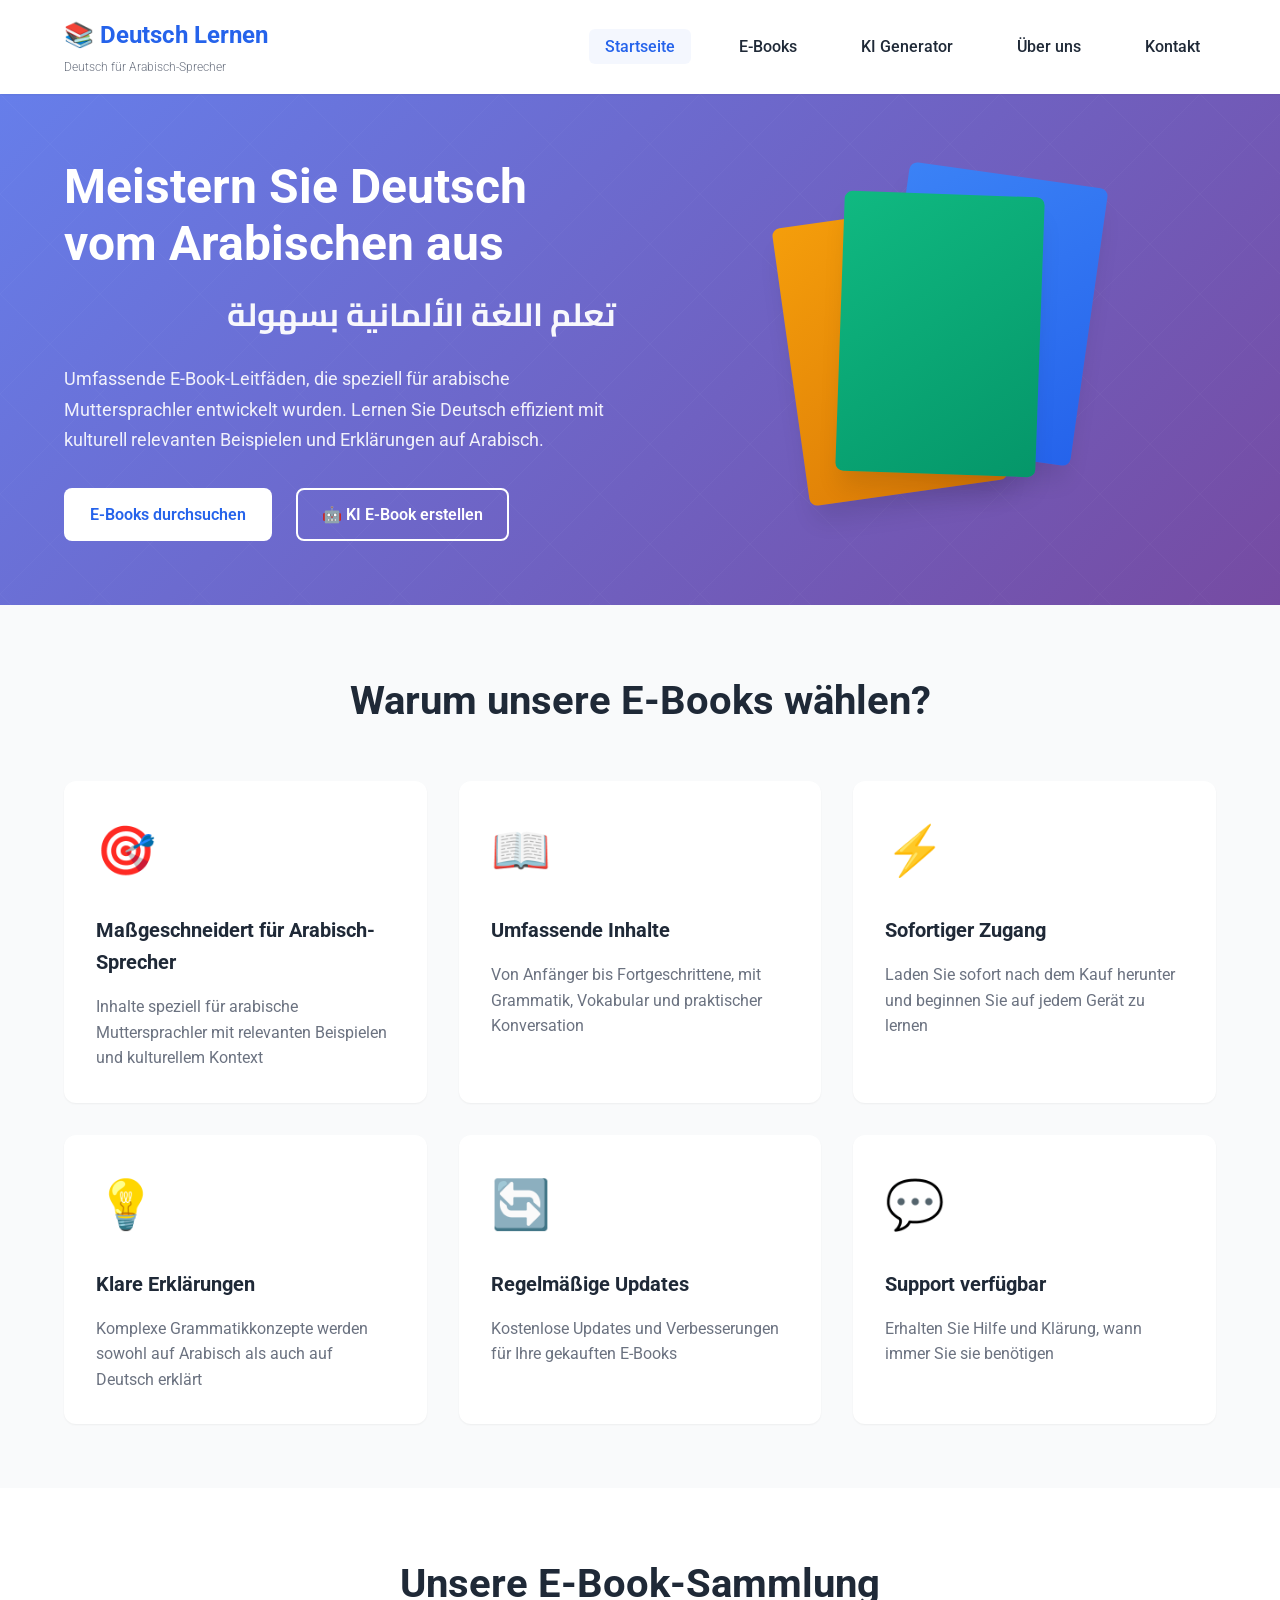
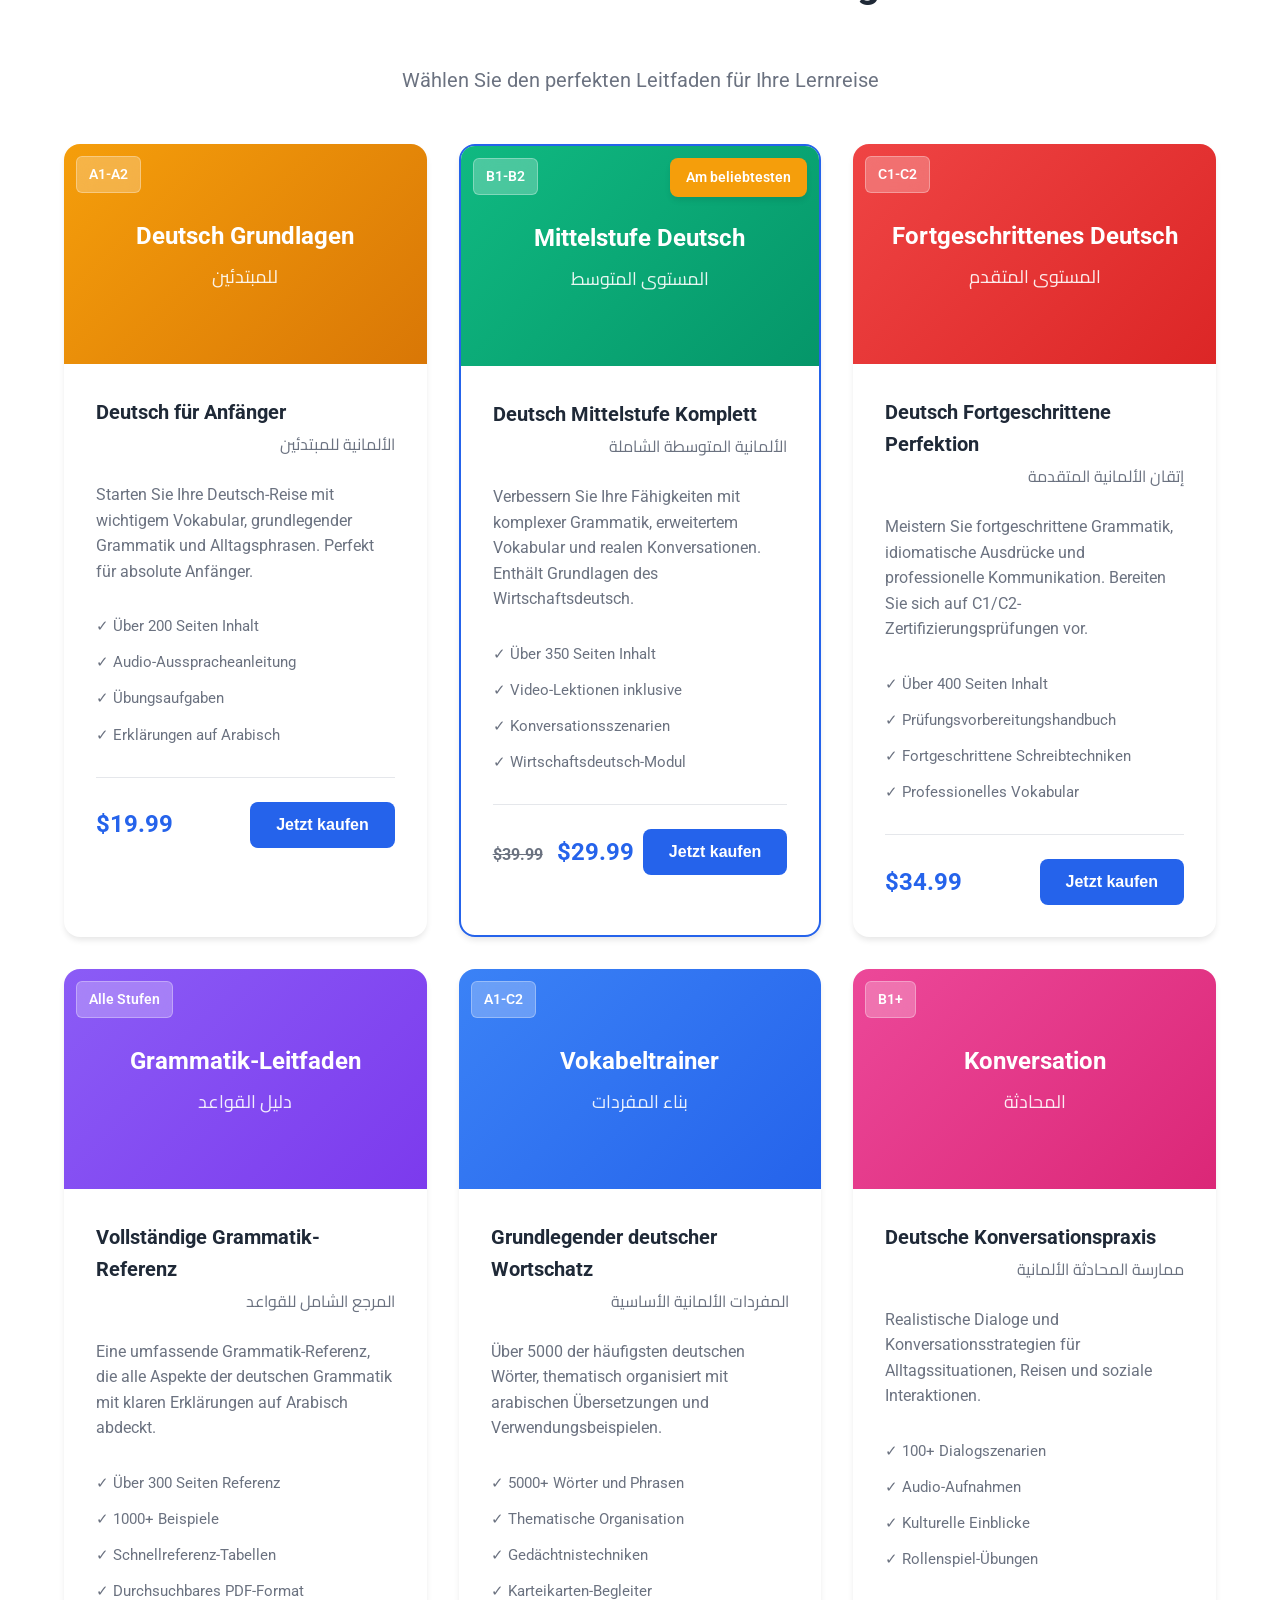
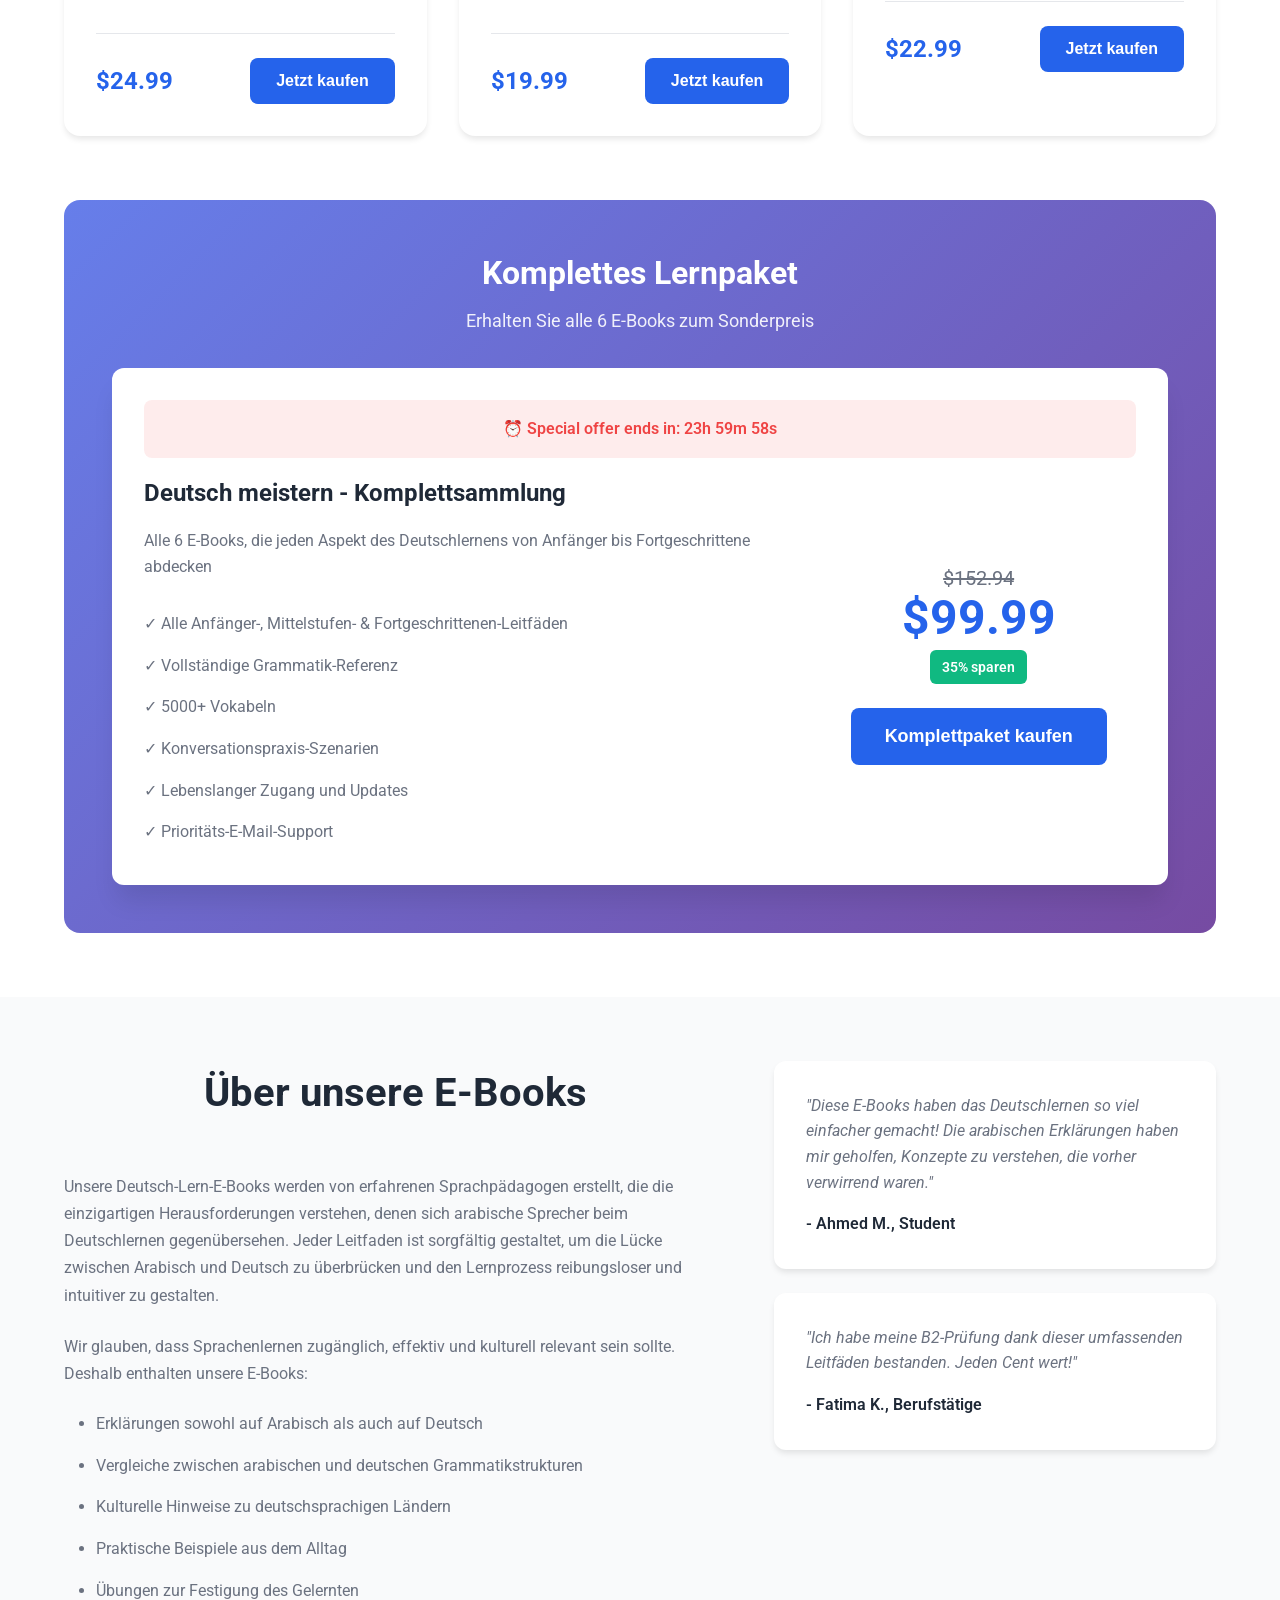
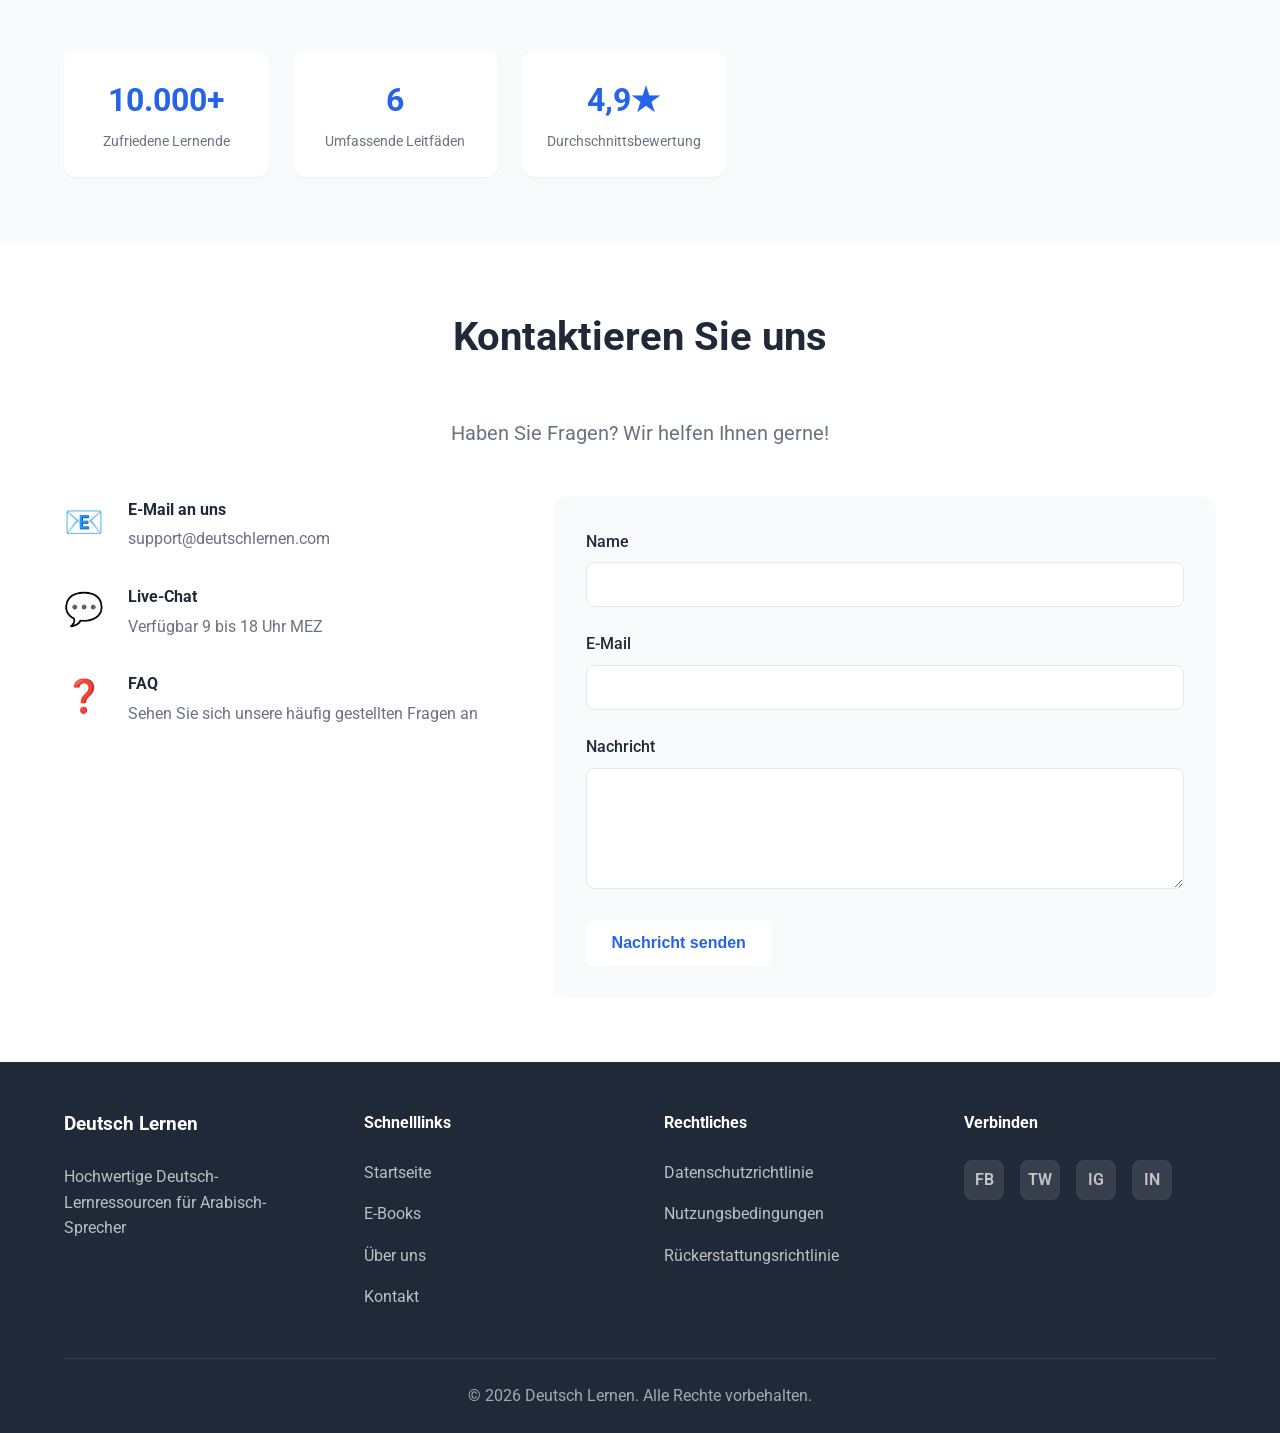
<file: index.html>
<!DOCTYPE html>
<html lang="de">
<head>
    <meta charset="UTF-8">
    <meta name="viewport" content="width=device-width, initial-scale=1.0">
    <meta name="description" content="Lernen Sie Deutsch mit unseren umfassenden E-Book-Leitfäden, die speziell für arabische Muttersprachler entwickelt wurden">
    <title>Deutsch lernen E-Books für Arabisch-Sprecher | Deutsch für Arabisch-Sprecher</title>
    <link rel="stylesheet" href="styles.css">
    <link rel="preconnect" href="https://fonts.googleapis.com">
    <link rel="preconnect" href="https://fonts.gstatic.com" crossorigin>
    <link href="https://fonts.googleapis.com/css2?family=Cairo:wght@300;400;600;700&family=Roboto:wght@300;400;500;700&display=swap" rel="stylesheet">
</head>
<body>
    <!-- Navigation -->
    <nav class="navbar">
        <div class="container">
            <div class="nav-brand">
                <h1>📚 Deutsch Lernen</h1>
                <p class="tagline">Deutsch für Arabisch-Sprecher</p>
            </div>
            <ul class="nav-menu">
                <li><a href="#home" class="nav-link active">Startseite</a></li>
                <li><a href="#ebooks" class="nav-link">E-Books</a></li>
                <li><a href="ebook-generator.html" class="nav-link">KI Generator</a></li>
                <li><a href="#about" class="nav-link">Über uns</a></li>
                <li><a href="#contact" class="nav-link">Kontakt</a></li>
            </ul>
            <button class="mobile-menu-toggle" aria-label="Menü öffnen">
                <span></span>
                <span></span>
                <span></span>
            </button>
        </div>
    </nav>

    <!-- Hero Section -->
    <section id="home" class="hero">
        <div class="container">
            <div class="hero-content">
                <h1 class="hero-title">Meistern Sie Deutsch vom Arabischen aus</h1>
                <h2 class="hero-subtitle">تعلم اللغة الألمانية بسهولة</h2>
                <p class="hero-description">
                    Umfassende E-Book-Leitfäden, die speziell für arabische Muttersprachler entwickelt wurden.
                    Lernen Sie Deutsch effizient mit kulturell relevanten Beispielen und Erklärungen auf Arabisch.
                </p>
                <div class="hero-buttons">
                    <a href="#ebooks" class="btn btn-primary">E-Books durchsuchen</a>
                    <a href="ebook-generator.html" class="btn btn-secondary">🤖 KI E-Book erstellen</a>
                </div>
            </div>
            <div class="hero-image">
                <div class="book-illustration">
                    <div class="book-stack">
                        <div class="book book-1"></div>
                        <div class="book book-2"></div>
                        <div class="book book-3"></div>
                    </div>
                </div>
            </div>
        </div>
    </section>

    <!-- Features Section -->
    <section class="features">
        <div class="container">
            <h2 class="section-title">Warum unsere E-Books wählen?</h2>
            <div class="features-grid">
                <div class="feature-card">
                    <div class="feature-icon">🎯</div>
                    <h3>Maßgeschneidert für Arabisch-Sprecher</h3>
                    <p>Inhalte speziell für arabische Muttersprachler mit relevanten Beispielen und kulturellem Kontext</p>
                </div>
                <div class="feature-card">
                    <div class="feature-icon">📖</div>
                    <h3>Umfassende Inhalte</h3>
                    <p>Von Anfänger bis Fortgeschrittene, mit Grammatik, Vokabular und praktischer Konversation</p>
                </div>
                <div class="feature-card">
                    <div class="feature-icon">⚡</div>
                    <h3>Sofortiger Zugang</h3>
                    <p>Laden Sie sofort nach dem Kauf herunter und beginnen Sie auf jedem Gerät zu lernen</p>
                </div>
                <div class="feature-card">
                    <div class="feature-icon">💡</div>
                    <h3>Klare Erklärungen</h3>
                    <p>Komplexe Grammatikkonzepte werden sowohl auf Arabisch als auch auf Deutsch erklärt</p>
                </div>
                <div class="feature-card">
                    <div class="feature-icon">🔄</div>
                    <h3>Regelmäßige Updates</h3>
                    <p>Kostenlose Updates und Verbesserungen für Ihre gekauften E-Books</p>
                </div>
                <div class="feature-card">
                    <div class="feature-icon">💬</div>
                    <h3>Support verfügbar</h3>
                    <p>Erhalten Sie Hilfe und Klärung, wann immer Sie sie benötigen</p>
                </div>
            </div>
        </div>
    </section>

    <!-- E-Books Catalog -->
    <section id="ebooks" class="ebooks-section">
        <div class="container">
            <h2 class="section-title">Unsere E-Book-Sammlung</h2>
            <p class="section-subtitle">Wählen Sie den perfekten Leitfaden für Ihre Lernreise</p>

            <div class="ebooks-grid">
                <!-- E-Book 1 -->
                <div class="ebook-card">
                    <div class="ebook-cover level-beginner">
                        <span class="level-badge">A1-A2</span>
                        <div class="cover-content">
                            <h3>Deutsch Grundlagen</h3>
                            <p>للمبتدئين</p>
                        </div>
                    </div>
                    <div class="ebook-info">
                        <h3 class="ebook-title">Deutsch für Anfänger</h3>
                        <p class="ebook-subtitle">الألمانية للمبتدئين</p>
                        <p class="ebook-description">
                            Starten Sie Ihre Deutsch-Reise mit wichtigem Vokabular, grundlegender Grammatik und Alltagsphrasen.
                            Perfekt für absolute Anfänger.
                        </p>
                        <ul class="ebook-features">
                            <li>✓ Über 200 Seiten Inhalt</li>
                            <li>✓ Audio-Ausspracheanleitung</li>
                            <li>✓ Übungsaufgaben</li>
                            <li>✓ Erklärungen auf Arabisch</li>
                        </ul>
                        <div class="ebook-footer">
                            <span class="price">$19.99</span>
                            <button class="btn btn-buy">Jetzt kaufen</button>
                        </div>
                    </div>
                </div>

                <!-- E-Book 2 -->
                <div class="ebook-card featured">
                    <div class="featured-badge">Am beliebtesten</div>
                    <div class="ebook-cover level-intermediate">
                        <span class="level-badge">B1-B2</span>
                        <div class="cover-content">
                            <h3>Mittelstufe Deutsch</h3>
                            <p>المستوى المتوسط</p>
                        </div>
                    </div>
                    <div class="ebook-info">
                        <h3 class="ebook-title">Deutsch Mittelstufe Komplett</h3>
                        <p class="ebook-subtitle">الألمانية المتوسطة الشاملة</p>
                        <p class="ebook-description">
                            Verbessern Sie Ihre Fähigkeiten mit komplexer Grammatik, erweitertem Vokabular und realen Konversationen.
                            Enthält Grundlagen des Wirtschaftsdeutsch.
                        </p>
                        <ul class="ebook-features">
                            <li>✓ Über 350 Seiten Inhalt</li>
                            <li>✓ Video-Lektionen inklusive</li>
                            <li>✓ Konversationsszenarien</li>
                            <li>✓ Wirtschaftsdeutsch-Modul</li>
                        </ul>
                        <div class="ebook-footer">
                            <span class="price"><span class="old-price">$39.99</span> $29.99</span>
                            <button class="btn btn-buy">Jetzt kaufen</button>
                        </div>
                    </div>
                </div>

                <!-- E-Book 3 -->
                <div class="ebook-card">
                    <div class="ebook-cover level-advanced">
                        <span class="level-badge">C1-C2</span>
                        <div class="cover-content">
                            <h3>Fortgeschrittenes Deutsch</h3>
                            <p>المستوى المتقدم</p>
                        </div>
                    </div>
                    <div class="ebook-info">
                        <h3 class="ebook-title">Deutsch Fortgeschrittene Perfektion</h3>
                        <p class="ebook-subtitle">إتقان الألمانية المتقدمة</p>
                        <p class="ebook-description">
                            Meistern Sie fortgeschrittene Grammatik, idiomatische Ausdrücke und professionelle Kommunikation.
                            Bereiten Sie sich auf C1/C2-Zertifizierungsprüfungen vor.
                        </p>
                        <ul class="ebook-features">
                            <li>✓ Über 400 Seiten Inhalt</li>
                            <li>✓ Prüfungsvorbereitungshandbuch</li>
                            <li>✓ Fortgeschrittene Schreibtechniken</li>
                            <li>✓ Professionelles Vokabular</li>
                        </ul>
                        <div class="ebook-footer">
                            <span class="price">$34.99</span>
                            <button class="btn btn-buy">Jetzt kaufen</button>
                        </div>
                    </div>
                </div>

                <!-- E-Book 4 -->
                <div class="ebook-card">
                    <div class="ebook-cover level-grammar">
                        <span class="level-badge">Alle Stufen</span>
                        <div class="cover-content">
                            <h3>Grammatik-Leitfaden</h3>
                            <p>دليل القواعد</p>
                        </div>
                    </div>
                    <div class="ebook-info">
                        <h3 class="ebook-title">Vollständige Grammatik-Referenz</h3>
                        <p class="ebook-subtitle">المرجع الشامل للقواعد</p>
                        <p class="ebook-description">
                            Eine umfassende Grammatik-Referenz, die alle Aspekte der deutschen Grammatik mit
                            klaren Erklärungen auf Arabisch abdeckt.
                        </p>
                        <ul class="ebook-features">
                            <li>✓ Über 300 Seiten Referenz</li>
                            <li>✓ 1000+ Beispiele</li>
                            <li>✓ Schnellreferenz-Tabellen</li>
                            <li>✓ Durchsuchbares PDF-Format</li>
                        </ul>
                        <div class="ebook-footer">
                            <span class="price">$24.99</span>
                            <button class="btn btn-buy">Jetzt kaufen</button>
                        </div>
                    </div>
                </div>

                <!-- E-Book 5 -->
                <div class="ebook-card">
                    <div class="ebook-cover level-vocabulary">
                        <span class="level-badge">A1-C2</span>
                        <div class="cover-content">
                            <h3>Vokabeltrainer</h3>
                            <p>بناء المفردات</p>
                        </div>
                    </div>
                    <div class="ebook-info">
                        <h3 class="ebook-title">Grundlegender deutscher Wortschatz</h3>
                        <p class="ebook-subtitle">المفردات الألمانية الأساسية</p>
                        <p class="ebook-description">
                            Über 5000 der häufigsten deutschen Wörter, thematisch organisiert mit arabischen Übersetzungen
                            und Verwendungsbeispielen.
                        </p>
                        <ul class="ebook-features">
                            <li>✓ 5000+ Wörter und Phrasen</li>
                            <li>✓ Thematische Organisation</li>
                            <li>✓ Gedächtnistechniken</li>
                            <li>✓ Karteikarten-Begleiter</li>
                        </ul>
                        <div class="ebook-footer">
                            <span class="price">$19.99</span>
                            <button class="btn btn-buy">Jetzt kaufen</button>
                        </div>
                    </div>
                </div>

                <!-- E-Book 6 -->
                <div class="ebook-card">
                    <div class="ebook-cover level-conversation">
                        <span class="level-badge">B1+</span>
                        <div class="cover-content">
                            <h3>Konversation</h3>
                            <p>المحادثة</p>
                        </div>
                    </div>
                    <div class="ebook-info">
                        <h3 class="ebook-title">Deutsche Konversationspraxis</h3>
                        <p class="ebook-subtitle">ممارسة المحادثة الألمانية</p>
                        <p class="ebook-description">
                            Realistische Dialoge und Konversationsstrategien für Alltagssituationen,
                            Reisen und soziale Interaktionen.
                        </p>
                        <ul class="ebook-features">
                            <li>✓ 100+ Dialogszenarien</li>
                            <li>✓ Audio-Aufnahmen</li>
                            <li>✓ Kulturelle Einblicke</li>
                            <li>✓ Rollenspiel-Übungen</li>
                        </ul>
                        <div class="ebook-footer">
                            <span class="price">$22.99</span>
                            <button class="btn btn-buy">Jetzt kaufen</button>
                        </div>
                    </div>
                </div>
            </div>

            <!-- Bundle Offer -->
            <div class="bundle-section">
                <h3 class="bundle-title">Komplettes Lernpaket</h3>
                <p class="bundle-subtitle">Erhalten Sie alle 6 E-Books zum Sonderpreis</p>
                <div class="bundle-card">
                    <div class="bundle-content">
                        <div class="bundle-info">
                            <h4>Deutsch meistern - Komplettsammlung</h4>
                            <p>Alle 6 E-Books, die jeden Aspekt des Deutschlernens von Anfänger bis Fortgeschrittene abdecken</p>
                            <ul class="bundle-includes">
                                <li>✓ Alle Anfänger-, Mittelstufen- & Fortgeschrittenen-Leitfäden</li>
                                <li>✓ Vollständige Grammatik-Referenz</li>
                                <li>✓ 5000+ Vokabeln</li>
                                <li>✓ Konversationspraxis-Szenarien</li>
                                <li>✓ Lebenslanger Zugang und Updates</li>
                                <li>✓ Prioritäts-E-Mail-Support</li>
                            </ul>
                        </div>
                        <div class="bundle-pricing">
                            <div class="bundle-price">
                                <span class="bundle-old-price">$152.94</span>
                                <span class="bundle-new-price">$99.99</span>
                                <span class="bundle-save">35% sparen</span>
                            </div>
                            <button class="btn btn-buy btn-large">Komplettpaket kaufen</button>
                        </div>
                    </div>
                </div>
            </div>
        </div>
    </section>

    <!-- About Section -->
    <section id="about" class="about-section">
        <div class="container">
            <div class="about-content">
                <div class="about-text">
                    <h2 class="section-title">Über unsere E-Books</h2>
                    <p>
                        Unsere Deutsch-Lern-E-Books werden von erfahrenen Sprachpädagogen erstellt, die
                        die einzigartigen Herausforderungen verstehen, denen sich arabische Sprecher beim Deutschlernen gegenübersehen.
                        Jeder Leitfaden ist sorgfältig gestaltet, um die Lücke zwischen Arabisch und Deutsch zu überbrücken
                        und den Lernprozess reibungsloser und intuitiver zu gestalten.
                    </p>
                    <p>
                        Wir glauben, dass Sprachenlernen zugänglich, effektiv und kulturell relevant sein sollte.
                        Deshalb enthalten unsere E-Books:
                    </p>
                    <ul class="about-list">
                        <li>Erklärungen sowohl auf Arabisch als auch auf Deutsch</li>
                        <li>Vergleiche zwischen arabischen und deutschen Grammatikstrukturen</li>
                        <li>Kulturelle Hinweise zu deutschsprachigen Ländern</li>
                        <li>Praktische Beispiele aus dem Alltag</li>
                        <li>Übungen zur Festigung des Gelernten</li>
                    </ul>
                    <div class="stats-grid">
                        <div class="stat">
                            <div class="stat-number">10.000+</div>
                            <div class="stat-label">Zufriedene Lernende</div>
                        </div>
                        <div class="stat">
                            <div class="stat-number">6</div>
                            <div class="stat-label">Umfassende Leitfäden</div>
                        </div>
                        <div class="stat">
                            <div class="stat-number">4,9★</div>
                            <div class="stat-label">Durchschnittsbewertung</div>
                        </div>
                    </div>
                </div>
                <div class="about-image">
                    <div class="testimonial-card">
                        <p class="testimonial-text">
                            "Diese E-Books haben das Deutschlernen so viel einfacher gemacht! Die arabischen Erklärungen
                            haben mir geholfen, Konzepte zu verstehen, die vorher verwirrend waren."
                        </p>
                        <p class="testimonial-author">- Ahmed M., Student</p>
                    </div>
                    <div class="testimonial-card">
                        <p class="testimonial-text">
                            "Ich habe meine B2-Prüfung dank dieser umfassenden Leitfäden bestanden. Jeden Cent wert!"
                        </p>
                        <p class="testimonial-author">- Fatima K., Berufstätige</p>
                    </div>
                </div>
            </div>
        </div>
    </section>

    <!-- Contact Section -->
    <section id="contact" class="contact-section">
        <div class="container">
            <h2 class="section-title">Kontaktieren Sie uns</h2>
            <p class="section-subtitle">Haben Sie Fragen? Wir helfen Ihnen gerne!</p>

            <div class="contact-grid">
                <div class="contact-info">
                    <div class="contact-item">
                        <div class="contact-icon">📧</div>
                        <div>
                            <h4>E-Mail an uns</h4>
                            <p>support@deutschlernen.com</p>
                        </div>
                    </div>
                    <div class="contact-item">
                        <div class="contact-icon">💬</div>
                        <div>
                            <h4>Live-Chat</h4>
                            <p>Verfügbar 9 bis 18 Uhr MEZ</p>
                        </div>
                    </div>
                    <div class="contact-item">
                        <div class="contact-icon">❓</div>
                        <div>
                            <h4>FAQ</h4>
                            <p>Sehen Sie sich unsere häufig gestellten Fragen an</p>
                        </div>
                    </div>
                </div>

                <form class="contact-form">
                    <div class="form-group">
                        <label for="name">Name</label>
                        <input type="text" id="name" name="name" required>
                    </div>
                    <div class="form-group">
                        <label for="email">E-Mail</label>
                        <input type="email" id="email" name="email" required>
                    </div>
                    <div class="form-group">
                        <label for="message">Nachricht</label>
                        <textarea id="message" name="message" rows="5" required></textarea>
                    </div>
                    <button type="submit" class="btn btn-primary">Nachricht senden</button>
                </form>
            </div>
        </div>
    </section>

    <!-- Footer -->
    <footer class="footer">
        <div class="container">
            <div class="footer-content">
                <div class="footer-section">
                    <h3>Deutsch Lernen</h3>
                    <p>Hochwertige Deutsch-Lernressourcen für Arabisch-Sprecher</p>
                </div>
                <div class="footer-section">
                    <h4>Schnelllinks</h4>
                    <ul>
                        <li><a href="#home">Startseite</a></li>
                        <li><a href="#ebooks">E-Books</a></li>
                        <li><a href="#about">Über uns</a></li>
                        <li><a href="#contact">Kontakt</a></li>
                    </ul>
                </div>
                <div class="footer-section">
                    <h4>Rechtliches</h4>
                    <ul>
                        <li><a href="#">Datenschutzrichtlinie</a></li>
                        <li><a href="#">Nutzungsbedingungen</a></li>
                        <li><a href="#">Rückerstattungsrichtlinie</a></li>
                    </ul>
                </div>
                <div class="footer-section">
                    <h4>Verbinden</h4>
                    <div class="social-links">
                        <a href="#" aria-label="Facebook">FB</a>
                        <a href="#" aria-label="Twitter">TW</a>
                        <a href="#" aria-label="Instagram">IG</a>
                        <a href="#" aria-label="LinkedIn">IN</a>
                    </div>
                </div>
            </div>
            <div class="footer-bottom">
                <p>&copy; 2026 Deutsch Lernen. Alle Rechte vorbehalten.</p>
            </div>
        </div>
    </footer>

    <!-- Modal for Purchase -->
    <div id="purchaseModal" class="modal">
        <div class="modal-content">
            <span class="modal-close">&times;</span>
            <h3>Schließen Sie Ihren Kauf ab</h3>
            <p class="modal-subtitle">Sie erhalten sofortigen Zugang zu Ihrem E-Book</p>
            <div class="modal-body">
                <div class="selected-ebook">
                    <h4 id="modalEbookTitle"></h4>
                    <p id="modalEbookPrice"></p>
                </div>
                <form class="purchase-form">
                    <div class="form-group">
                        <label for="buyerName">Vollständiger Name</label>
                        <input type="text" id="buyerName" required>
                    </div>
                    <div class="form-group">
                        <label for="buyerEmail">E-Mail-Adresse</label>
                        <input type="email" id="buyerEmail" required>
                    </div>
                    <div class="payment-info">
                        <p>💳 Sichere Zahlungsabwicklung</p>
                        <p>📥 Sofortiger Download-Link per E-Mail</p>
                    </div>
                    <button type="submit" class="btn btn-primary btn-large">Zur Zahlung</button>
                </form>
            </div>
        </div>
    </div>

    <script src="script.js"></script>
</body>
</html>
</file>
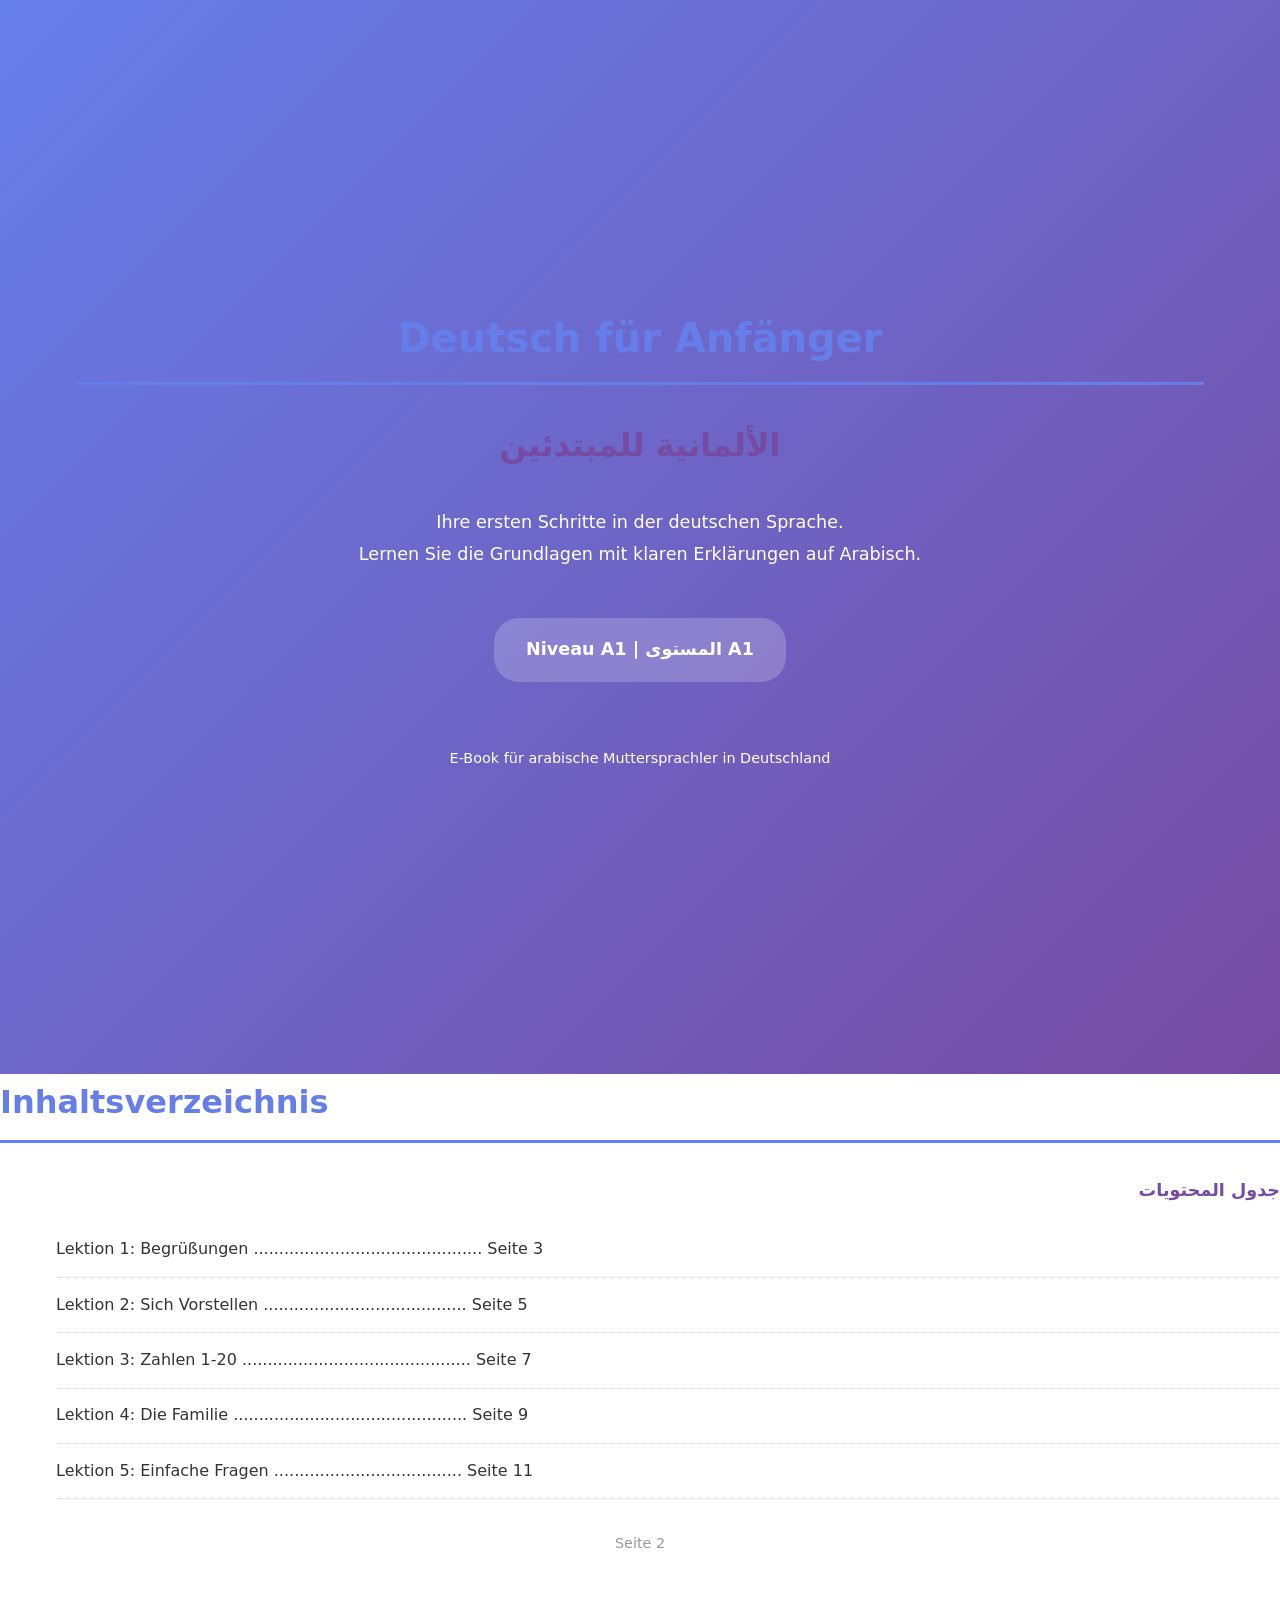
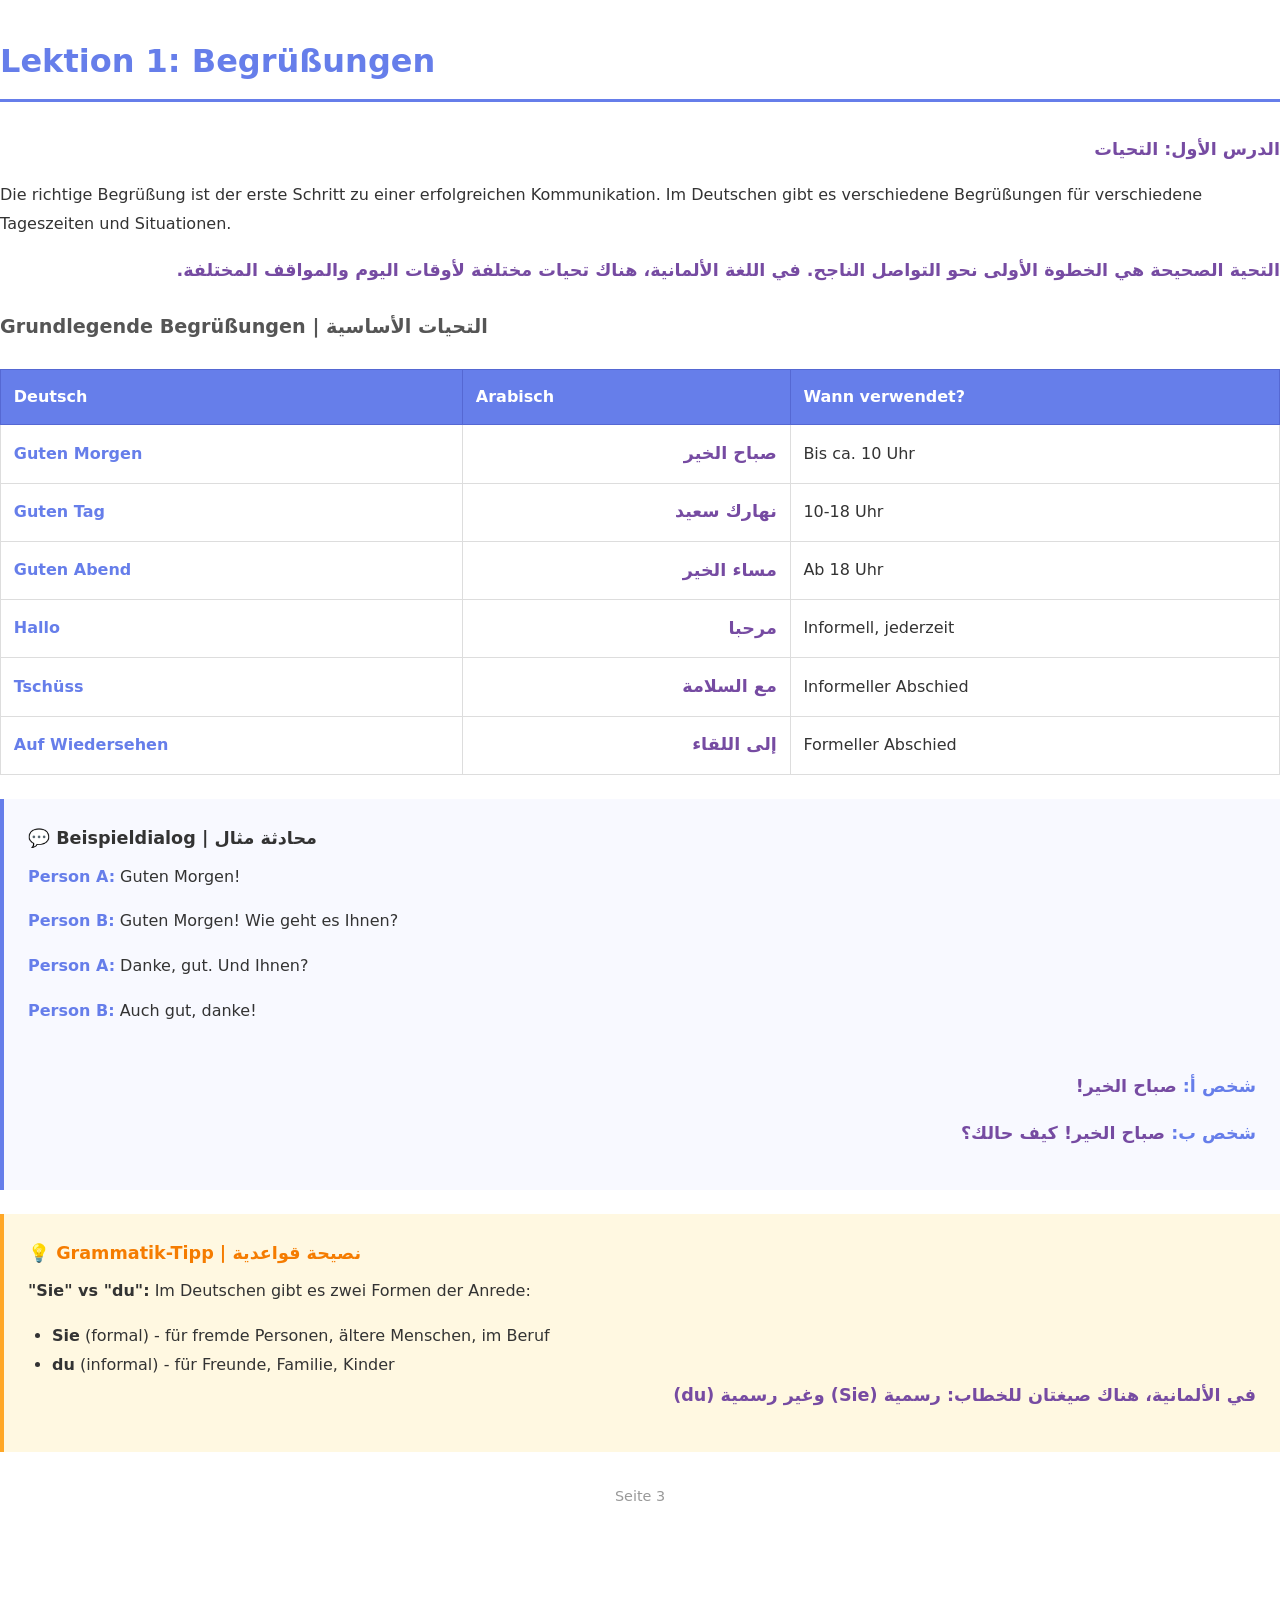
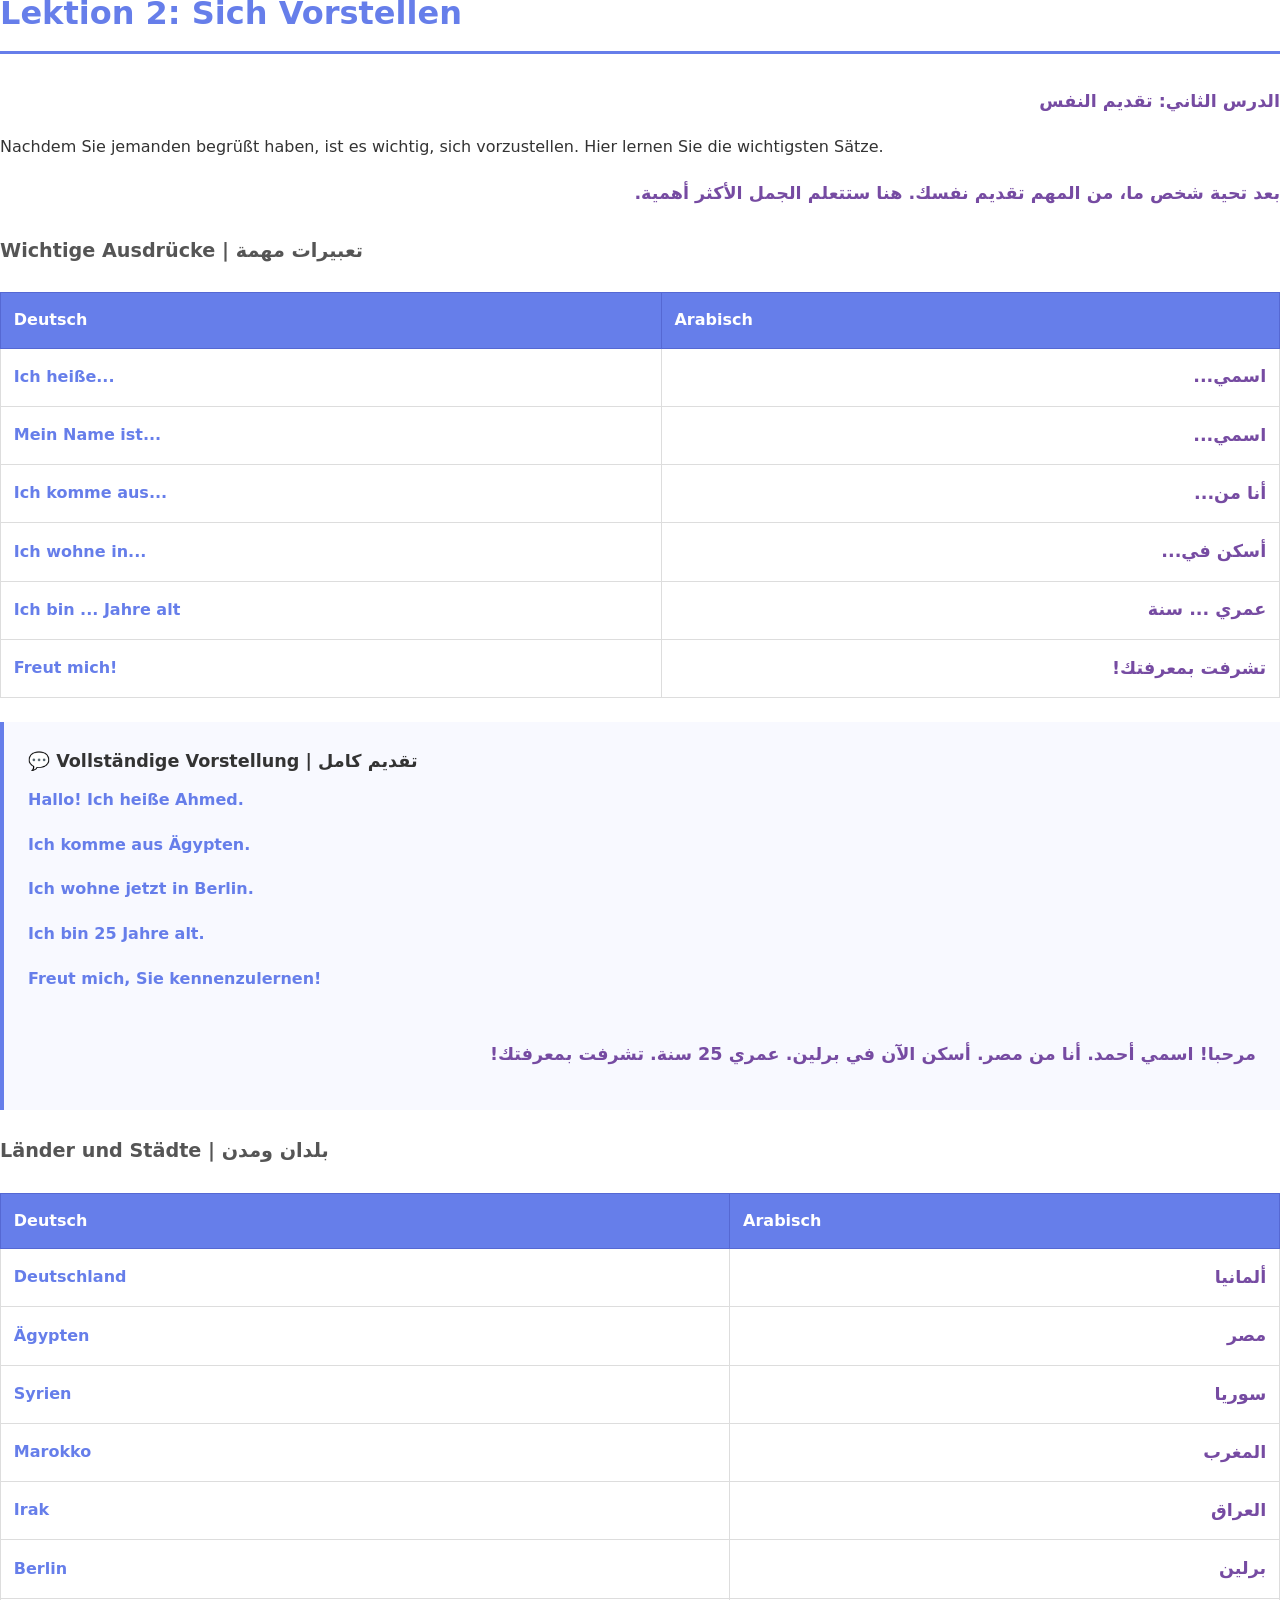
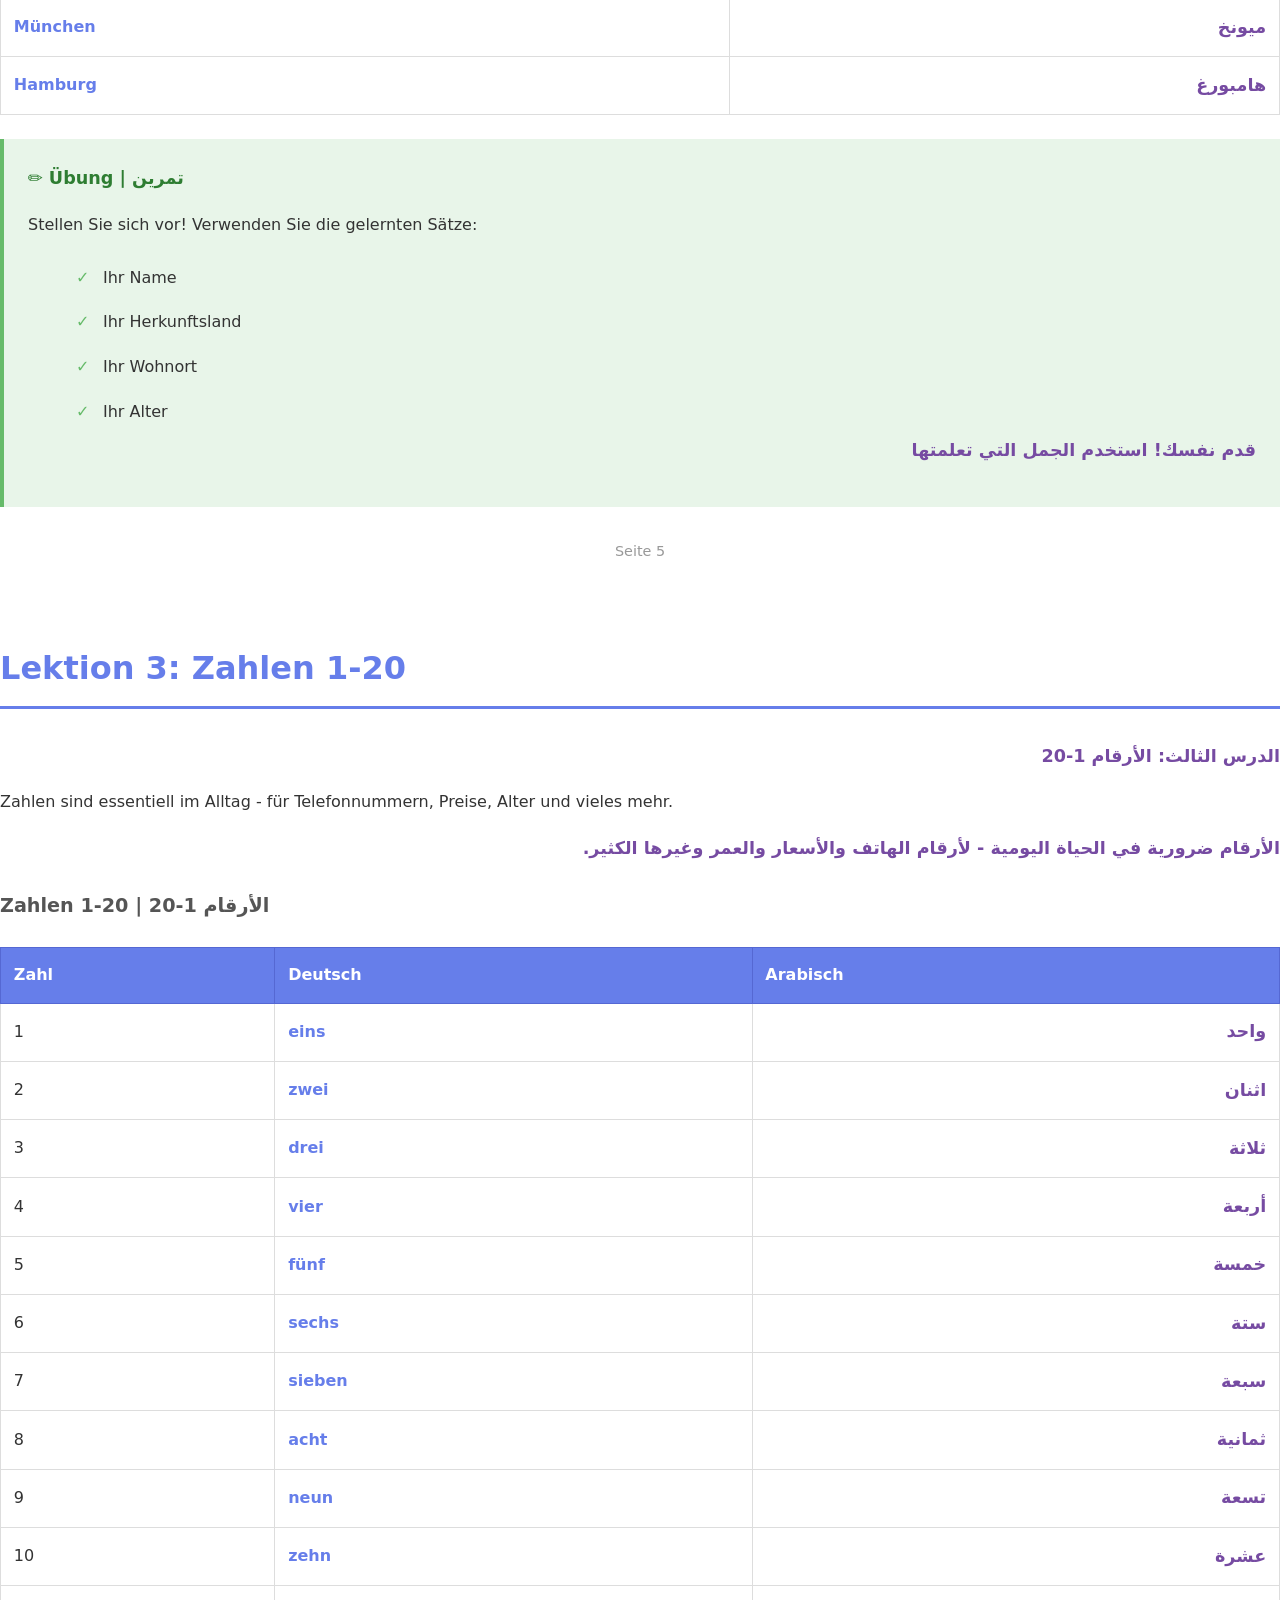
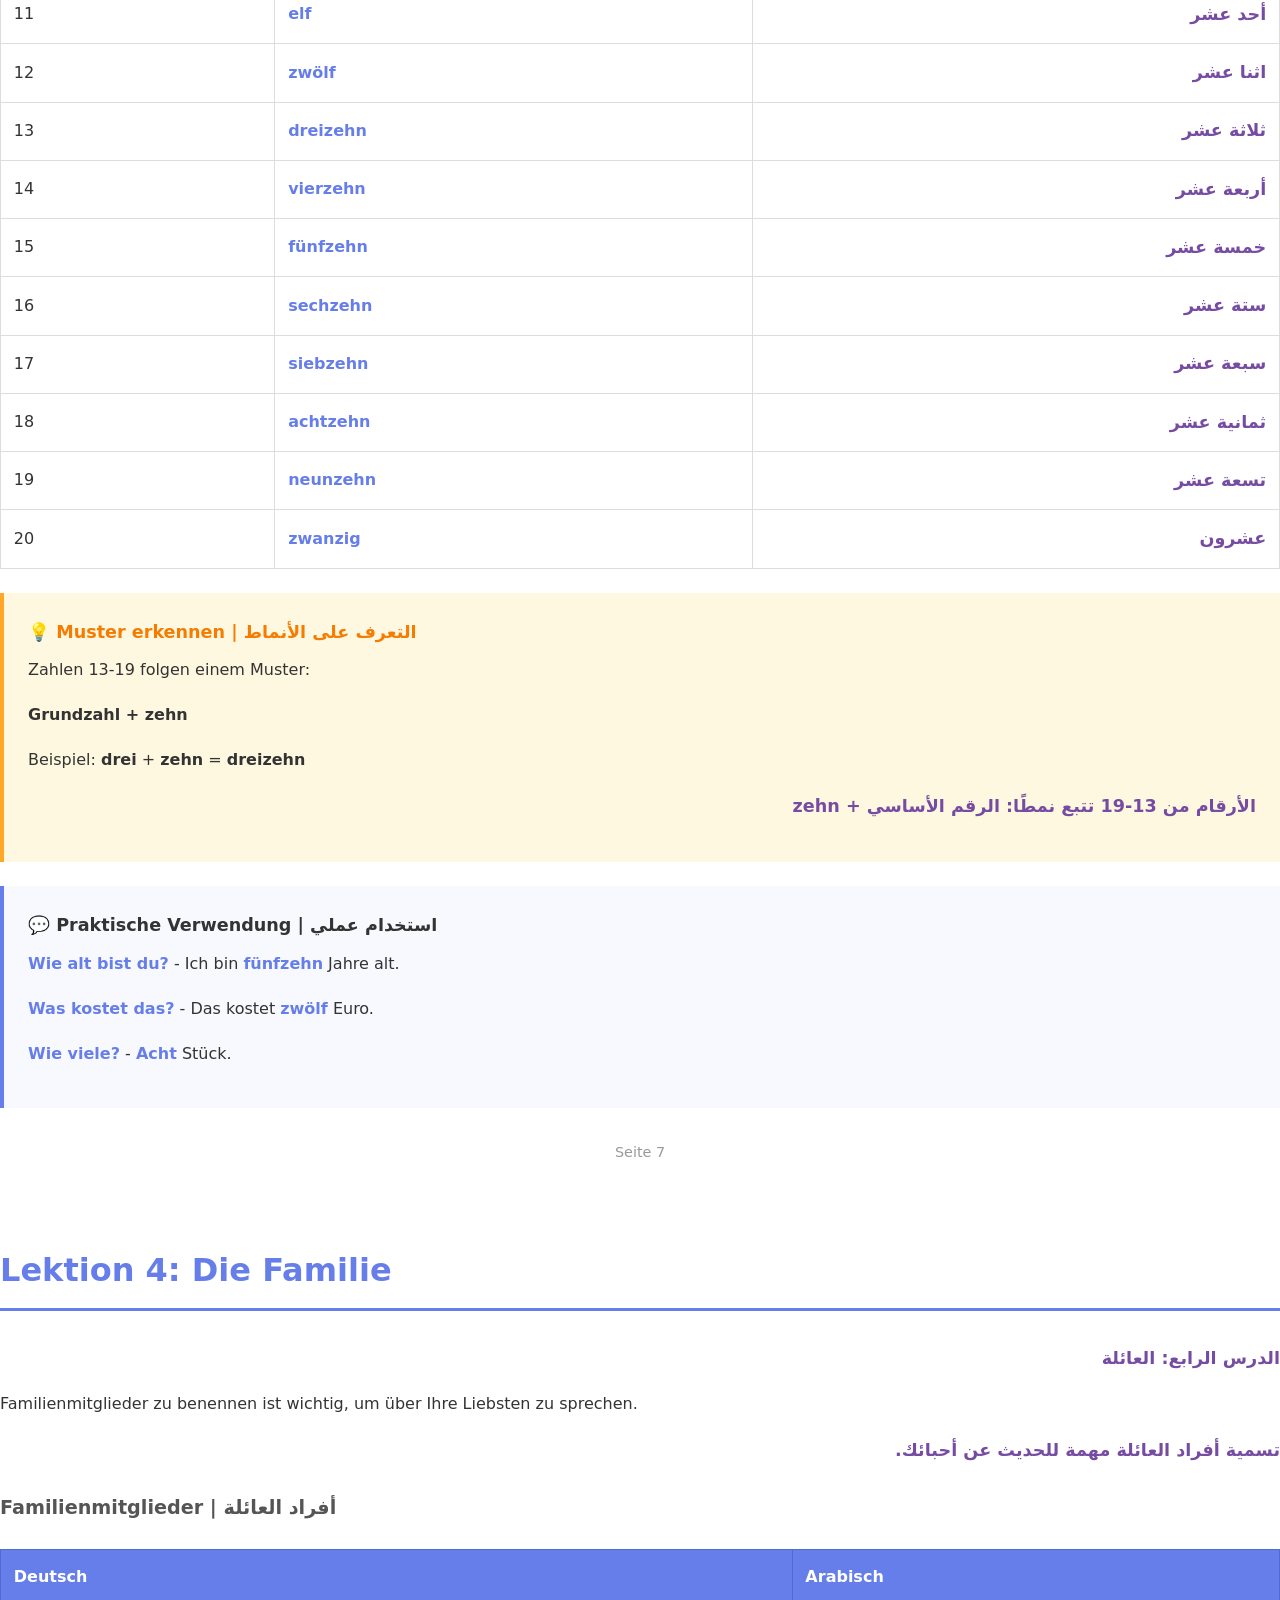
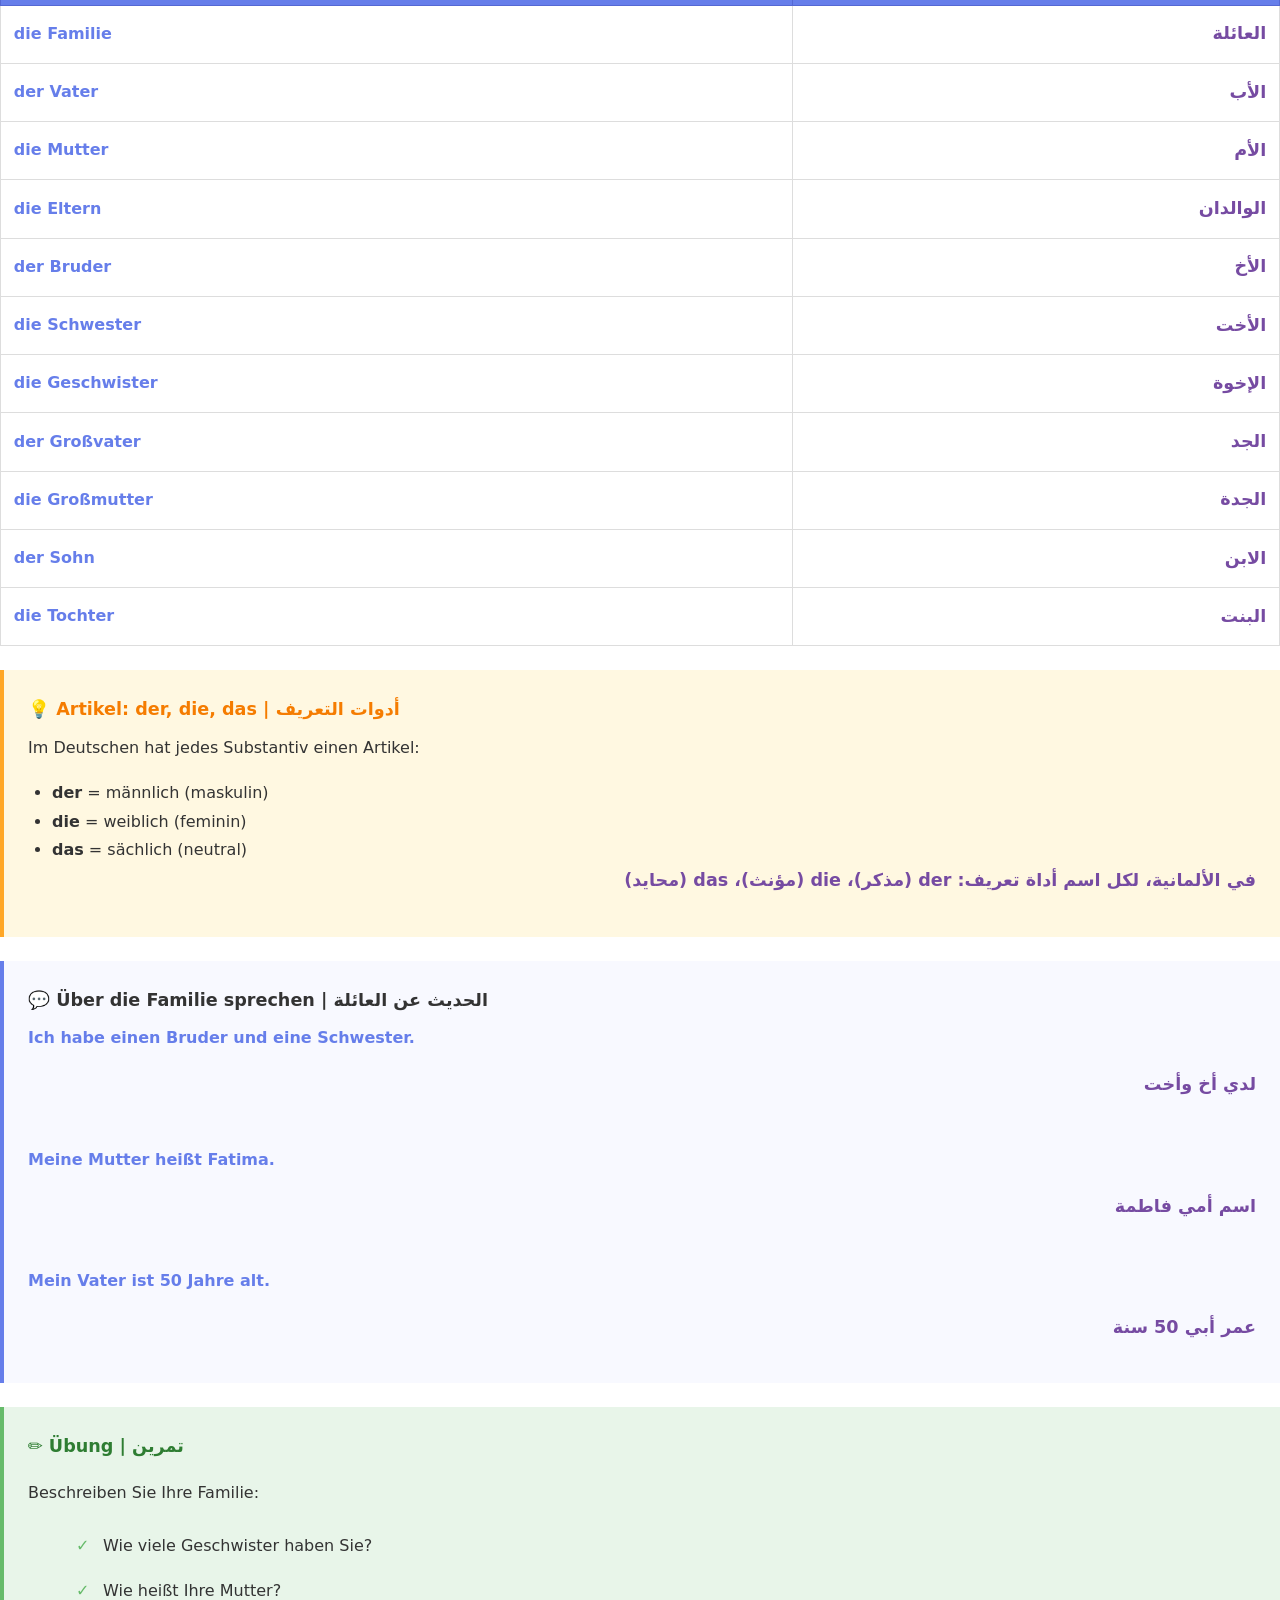
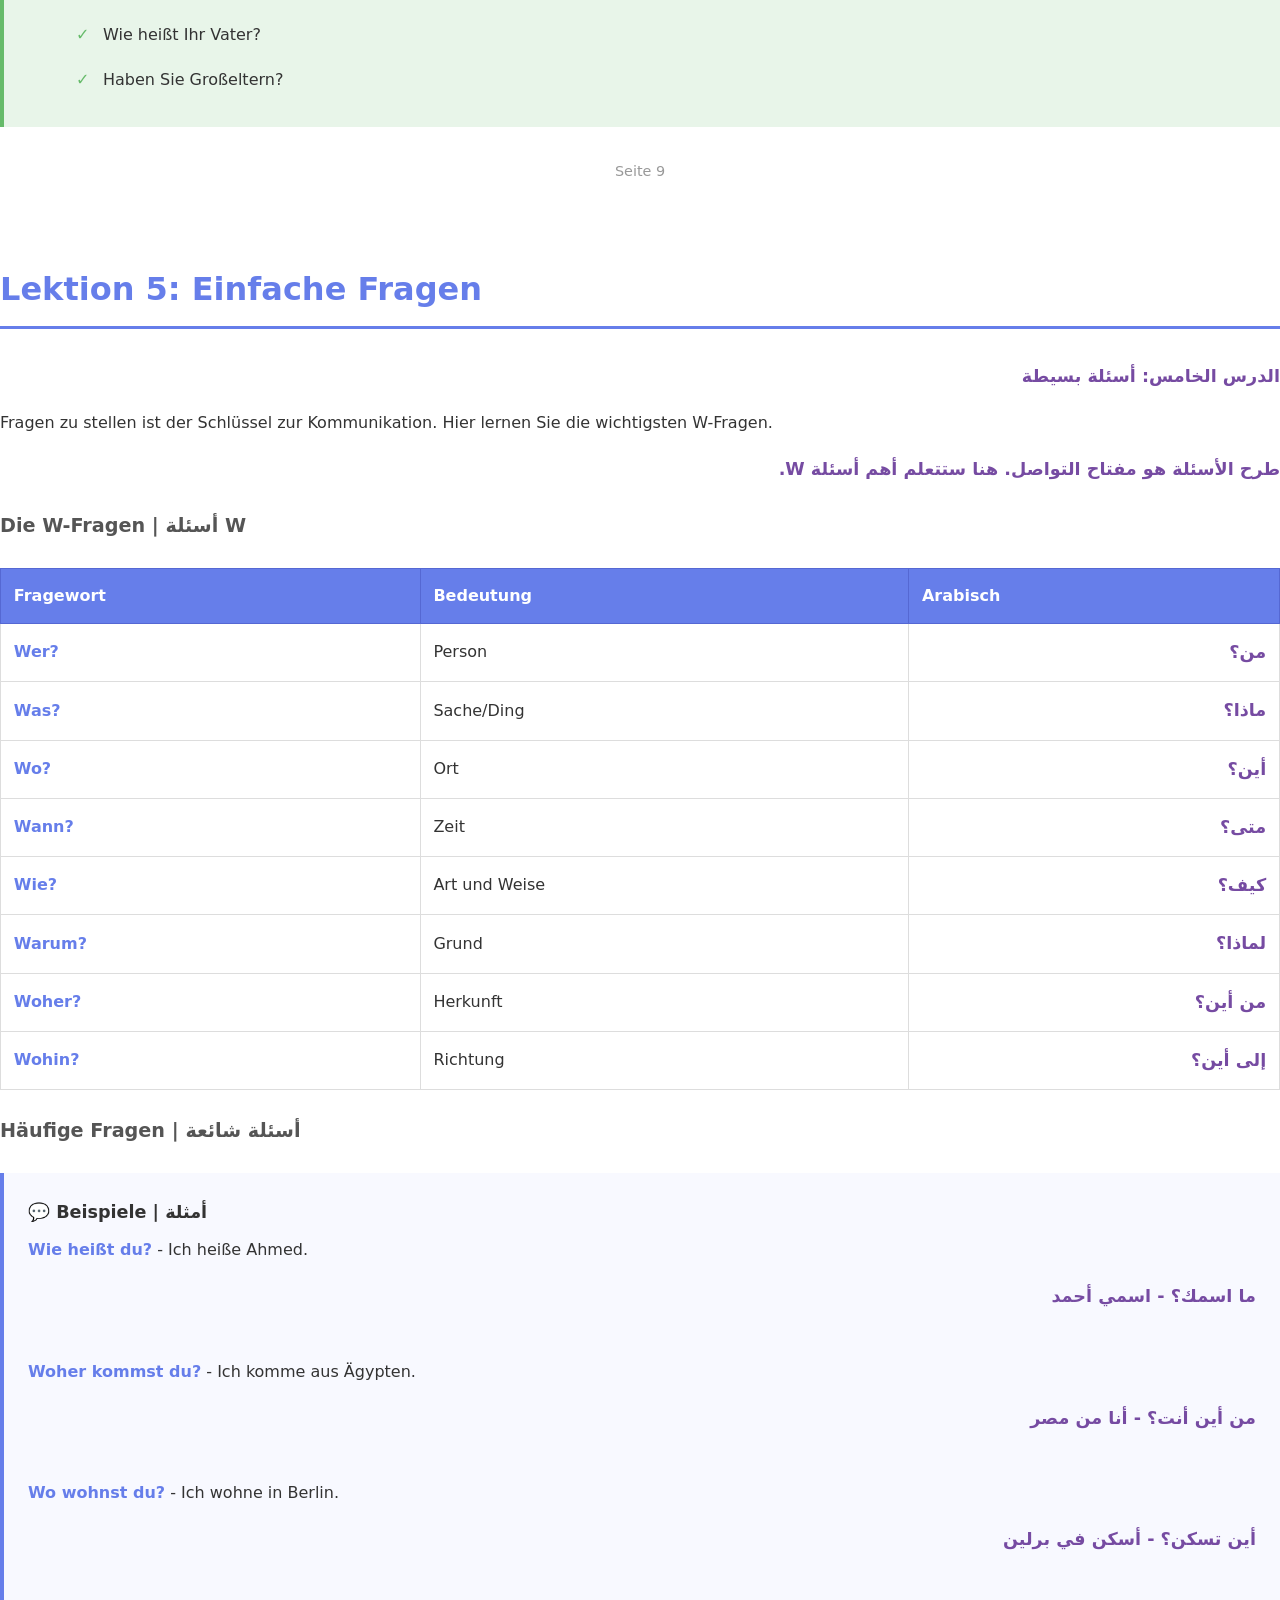
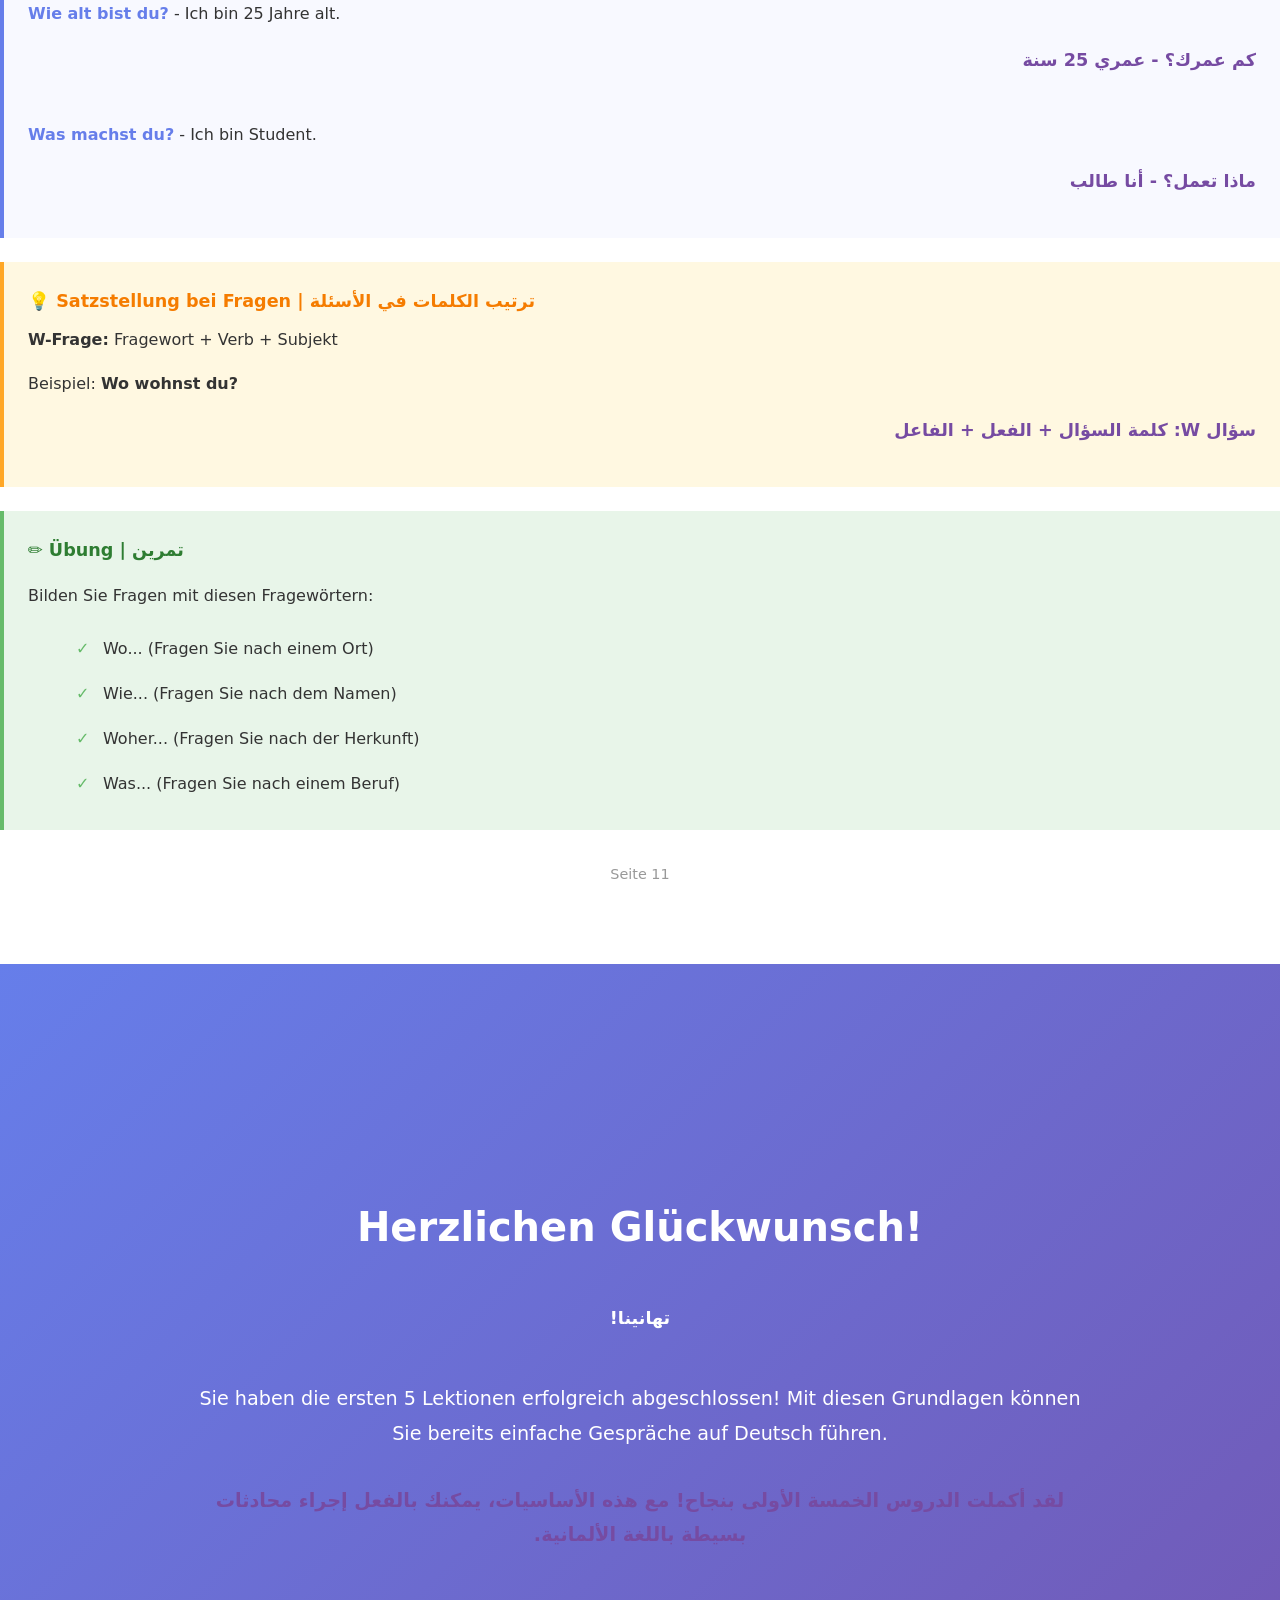
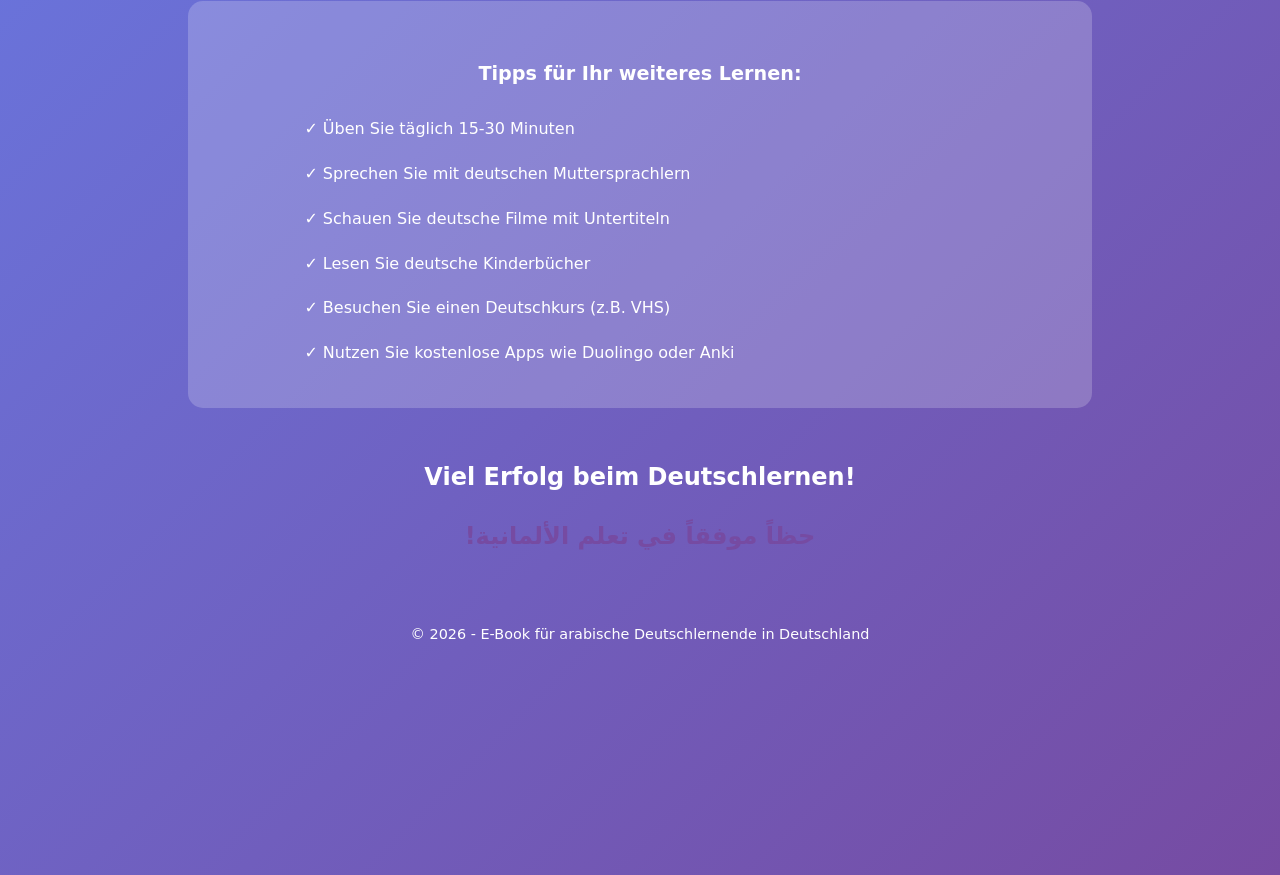
<file: demo-ebook-pdf.html>
<!DOCTYPE html>
<html lang="de" dir="ltr">
<head>
    <meta charset="UTF-8">
    <title>Deutsch für Anfänger - E-Book für arabische Muttersprachler</title>
    <style>
        @page {
            size: A4;
            margin: 2cm;
        }

        * {
            margin: 0;
            padding: 0;
            box-sizing: border-box;
        }

        body {
            font-family: 'DejaVu Sans', 'Arial', sans-serif;
            line-height: 1.8;
            color: #333;
            background: white;
        }

        .ebook-container {
            max-width: 100%;
            background: white;
        }

        .page {
            page-break-after: always;
            padding-bottom: 2cm;
        }

        .cover-page {
            background: linear-gradient(135deg, #667eea 0%, #764ba2 100%);
            color: white;
            padding: 8cm 2cm;
            text-align: center;
            page-break-after: always;
        }

        .cover-title {
            font-size: 2.5rem;
            font-weight: 700;
            margin-bottom: 1rem;
        }

        .cover-subtitle {
            font-size: 2rem;
            margin-bottom: 2rem;
            direction: rtl;
        }

        .cover-description {
            font-size: 1.1rem;
            margin: 0 auto 3rem;
            max-width: 80%;
        }

        .cover-level {
            background: rgba(255,255,255,0.2);
            padding: 1rem 2rem;
            border-radius: 25px;
            font-size: 1.1rem;
            font-weight: 600;
            display: inline-block;
        }

        h1 {
            color: #667eea;
            font-size: 2rem;
            margin-bottom: 1.5rem;
            border-bottom: 3px solid #667eea;
            padding-bottom: 0.5rem;
        }

        h2 {
            color: #764ba2;
            font-size: 1.5rem;
            margin-top: 2rem;
            margin-bottom: 1rem;
        }

        h3 {
            color: #555;
            font-size: 1.2rem;
            margin-top: 1.5rem;
            margin-bottom: 0.8rem;
        }

        h4 {
            font-size: 1.1rem;
            margin-bottom: 0.5rem;
        }

        .arabic {
            direction: rtl;
            font-size: 1.1rem;
            color: #764ba2;
            font-weight: 600;
        }

        .vocab-table {
            width: 100%;
            border-collapse: collapse;
            margin: 1.5rem 0;
        }

        .vocab-table th {
            background: #667eea;
            color: white;
            padding: 0.8rem;
            text-align: left;
            font-weight: 600;
            border: 1px solid #5568d3;
        }

        .vocab-table td {
            padding: 0.8rem;
            border: 1px solid #ddd;
        }

        .vocab-table .german {
            font-weight: 600;
            color: #667eea;
        }

        .vocab-table .arabic {
            text-align: right;
        }

        .example-box {
            background: #f8f9ff;
            border-left: 4px solid #667eea;
            padding: 1.5rem;
            margin: 1.5rem 0;
            page-break-inside: avoid;
        }

        .example-box strong {
            color: #667eea;
        }

        .grammar-tip {
            background: #fff8e1;
            border-left: 4px solid #ffa726;
            padding: 1.5rem;
            margin: 1.5rem 0;
            page-break-inside: avoid;
        }

        .grammar-tip h4 {
            color: #f57c00;
            margin-bottom: 0.5rem;
        }

        .exercise-box {
            background: #e8f5e9;
            border-left: 4px solid #66bb6a;
            padding: 1.5rem;
            margin: 1.5rem 0;
            page-break-inside: avoid;
        }

        .exercise-box h4 {
            color: #2e7d32;
            margin-bottom: 1rem;
        }

        .exercise-list {
            list-style: none;
            padding-left: 1.5rem;
        }

        .exercise-list li {
            padding: 0.5rem 0;
            position: relative;
        }

        .exercise-list li:before {
            content: "✓ ";
            color: #66bb6a;
            font-weight: bold;
            margin-right: 0.5rem;
        }

        .page-number {
            text-align: center;
            margin-top: 2rem;
            color: #999;
            font-size: 0.9rem;
        }

        .toc {
            padding-left: 2rem;
        }

        .toc li {
            padding: 0.8rem 0;
            border-bottom: 1px dotted #ddd;
            list-style: none;
        }

        ul {
            margin-left: 1.5rem;
        }

        p {
            margin-bottom: 1rem;
        }

        .final-page {
            background: linear-gradient(135deg, #667eea 0%, #764ba2 100%);
            color: white;
            padding: 6cm 2cm;
            text-align: center;
            page-break-before: always;
        }

        .final-page h1 {
            color: white;
            border: none;
            font-size: 2.5rem;
        }

        .final-page h2 {
            color: white;
        }

        .final-page ul {
            list-style: none;
            padding: 0;
            text-align: left;
            margin: 0 auto;
            max-width: 80%;
        }

        .final-page li {
            padding: 0.5rem 0;
        }
    </style>
</head>
<body>
    <div class="ebook-container">
        <!-- Cover Page -->
        <div class="cover-page">
            <h1 class="cover-title">Deutsch für Anfänger</h1>
            <h2 class="cover-subtitle">الألمانية للمبتدئين</h2>
            <p class="cover-description">
                Ihre ersten Schritte in der deutschen Sprache.<br>
                Lernen Sie die Grundlagen mit klaren Erklärungen auf Arabisch.
            </p>
            <div class="cover-level">Niveau A1 | المستوى A1</div>
            <div style="margin-top: 4rem; font-size: 0.9rem;">
                E-Book für arabische Muttersprachler in Deutschland
            </div>
        </div>

        <!-- Table of Contents -->
        <div class="page">
            <h1>Inhaltsverzeichnis</h1>
            <h2 class="arabic">جدول المحتويات</h2>

            <ul class="toc">
                <li>Lektion 1: Begrüßungen ............................................. Seite 3</li>
                <li>Lektion 2: Sich Vorstellen ........................................ Seite 5</li>
                <li>Lektion 3: Zahlen 1-20 ............................................. Seite 7</li>
                <li>Lektion 4: Die Familie .............................................. Seite 9</li>
                <li>Lektion 5: Einfache Fragen ..................................... Seite 11</li>
            </ul>

            <div class="page-number">Seite 2</div>
        </div>

        <!-- Lektion 1 -->
        <div class="page">
            <h1>Lektion 1: Begrüßungen</h1>
            <h2 class="arabic">الدرس الأول: التحيات</h2>

            <p>Die richtige Begrüßung ist der erste Schritt zu einer erfolgreichen Kommunikation. Im Deutschen gibt es verschiedene Begrüßungen für verschiedene Tageszeiten und Situationen.</p>
            <p class="arabic">التحية الصحيحة هي الخطوة الأولى نحو التواصل الناجح. في اللغة الألمانية، هناك تحيات مختلفة لأوقات اليوم والمواقف المختلفة.</p>

            <h3>Grundlegende Begrüßungen | التحيات الأساسية</h3>

            <table class="vocab-table">
                <thead>
                    <tr>
                        <th>Deutsch</th>
                        <th>Arabisch</th>
                        <th>Wann verwendet?</th>
                    </tr>
                </thead>
                <tbody>
                    <tr>
                        <td class="german">Guten Morgen</td>
                        <td class="arabic">صباح الخير</td>
                        <td>Bis ca. 10 Uhr</td>
                    </tr>
                    <tr>
                        <td class="german">Guten Tag</td>
                        <td class="arabic">نهارك سعيد</td>
                        <td>10-18 Uhr</td>
                    </tr>
                    <tr>
                        <td class="german">Guten Abend</td>
                        <td class="arabic">مساء الخير</td>
                        <td>Ab 18 Uhr</td>
                    </tr>
                    <tr>
                        <td class="german">Hallo</td>
                        <td class="arabic">مرحبا</td>
                        <td>Informell, jederzeit</td>
                    </tr>
                    <tr>
                        <td class="german">Tschüss</td>
                        <td class="arabic">مع السلامة</td>
                        <td>Informeller Abschied</td>
                    </tr>
                    <tr>
                        <td class="german">Auf Wiedersehen</td>
                        <td class="arabic">إلى اللقاء</td>
                        <td>Formeller Abschied</td>
                    </tr>
                </tbody>
            </table>

            <div class="example-box">
                <h4>💬 Beispieldialog | محادثة مثال</h4>
                <p><strong>Person A:</strong> Guten Morgen!</p>
                <p><strong>Person B:</strong> Guten Morgen! Wie geht es Ihnen?</p>
                <p><strong>Person A:</strong> Danke, gut. Und Ihnen?</p>
                <p><strong>Person B:</strong> Auch gut, danke!</p>
                <br>
                <p class="arabic"><strong>شخص أ:</strong> صباح الخير!</p>
                <p class="arabic"><strong>شخص ب:</strong> صباح الخير! كيف حالك؟</p>
            </div>

            <div class="grammar-tip">
                <h4>💡 Grammatik-Tipp | نصيحة قواعدية</h4>
                <p><strong>"Sie" vs "du":</strong> Im Deutschen gibt es zwei Formen der Anrede:</p>
                <ul>
                    <li><strong>Sie</strong> (formal) - für fremde Personen, ältere Menschen, im Beruf</li>
                    <li><strong>du</strong> (informal) - für Freunde, Familie, Kinder</li>
                </ul>
                <p class="arabic">في الألمانية، هناك صيغتان للخطاب: رسمية (Sie) وغير رسمية (du)</p>
            </div>

            <div class="page-number">Seite 3</div>
        </div>

        <!-- Lektion 2 -->
        <div class="page">
            <h1>Lektion 2: Sich Vorstellen</h1>
            <h2 class="arabic">الدرس الثاني: تقديم النفس</h2>

            <p>Nachdem Sie jemanden begrüßt haben, ist es wichtig, sich vorzustellen. Hier lernen Sie die wichtigsten Sätze.</p>
            <p class="arabic">بعد تحية شخص ما، من المهم تقديم نفسك. هنا ستتعلم الجمل الأكثر أهمية.</p>

            <h3>Wichtige Ausdrücke | تعبيرات مهمة</h3>

            <table class="vocab-table">
                <thead>
                    <tr>
                        <th>Deutsch</th>
                        <th>Arabisch</th>
                    </tr>
                </thead>
                <tbody>
                    <tr>
                        <td class="german">Ich heiße...</td>
                        <td class="arabic">اسمي...</td>
                    </tr>
                    <tr>
                        <td class="german">Mein Name ist...</td>
                        <td class="arabic">اسمي...</td>
                    </tr>
                    <tr>
                        <td class="german">Ich komme aus...</td>
                        <td class="arabic">أنا من...</td>
                    </tr>
                    <tr>
                        <td class="german">Ich wohne in...</td>
                        <td class="arabic">أسكن في...</td>
                    </tr>
                    <tr>
                        <td class="german">Ich bin ... Jahre alt</td>
                        <td class="arabic">عمري ... سنة</td>
                    </tr>
                    <tr>
                        <td class="german">Freut mich!</td>
                        <td class="arabic">تشرفت بمعرفتك!</td>
                    </tr>
                </tbody>
            </table>

            <div class="example-box">
                <h4>💬 Vollständige Vorstellung | تقديم كامل</h4>
                <p><strong>Hallo! Ich heiße Ahmed.</strong></p>
                <p><strong>Ich komme aus Ägypten.</strong></p>
                <p><strong>Ich wohne jetzt in Berlin.</strong></p>
                <p><strong>Ich bin 25 Jahre alt.</strong></p>
                <p><strong>Freut mich, Sie kennenzulernen!</strong></p>
                <br>
                <p class="arabic">مرحبا! اسمي أحمد. أنا من مصر. أسكن الآن في برلين. عمري 25 سنة. تشرفت بمعرفتك!</p>
            </div>

            <h3>Länder und Städte | بلدان ومدن</h3>

            <table class="vocab-table">
                <thead>
                    <tr>
                        <th>Deutsch</th>
                        <th>Arabisch</th>
                    </tr>
                </thead>
                <tbody>
                    <tr>
                        <td class="german">Deutschland</td>
                        <td class="arabic">ألمانيا</td>
                    </tr>
                    <tr>
                        <td class="german">Ägypten</td>
                        <td class="arabic">مصر</td>
                    </tr>
                    <tr>
                        <td class="german">Syrien</td>
                        <td class="arabic">سوريا</td>
                    </tr>
                    <tr>
                        <td class="german">Marokko</td>
                        <td class="arabic">المغرب</td>
                    </tr>
                    <tr>
                        <td class="german">Irak</td>
                        <td class="arabic">العراق</td>
                    </tr>
                    <tr>
                        <td class="german">Berlin</td>
                        <td class="arabic">برلين</td>
                    </tr>
                    <tr>
                        <td class="german">München</td>
                        <td class="arabic">ميونخ</td>
                    </tr>
                    <tr>
                        <td class="german">Hamburg</td>
                        <td class="arabic">هامبورغ</td>
                    </tr>
                </tbody>
            </table>

            <div class="exercise-box">
                <h4>✏️ Übung | تمرين</h4>
                <p>Stellen Sie sich vor! Verwenden Sie die gelernten Sätze:</p>
                <ul class="exercise-list">
                    <li>Ihr Name</li>
                    <li>Ihr Herkunftsland</li>
                    <li>Ihr Wohnort</li>
                    <li>Ihr Alter</li>
                </ul>
                <p class="arabic">قدم نفسك! استخدم الجمل التي تعلمتها</p>
            </div>

            <div class="page-number">Seite 5</div>
        </div>

        <!-- Lektion 3 -->
        <div class="page">
            <h1>Lektion 3: Zahlen 1-20</h1>
            <h2 class="arabic">الدرس الثالث: الأرقام 1-20</h2>

            <p>Zahlen sind essentiell im Alltag - für Telefonnummern, Preise, Alter und vieles mehr.</p>
            <p class="arabic">الأرقام ضرورية في الحياة اليومية - لأرقام الهاتف والأسعار والعمر وغيرها الكثير.</p>

            <h3>Zahlen 1-20 | الأرقام 1-20</h3>

            <table class="vocab-table">
                <thead>
                    <tr>
                        <th>Zahl</th>
                        <th>Deutsch</th>
                        <th>Arabisch</th>
                    </tr>
                </thead>
                <tbody>
                    <tr><td>1</td><td class="german">eins</td><td class="arabic">واحد</td></tr>
                    <tr><td>2</td><td class="german">zwei</td><td class="arabic">اثنان</td></tr>
                    <tr><td>3</td><td class="german">drei</td><td class="arabic">ثلاثة</td></tr>
                    <tr><td>4</td><td class="german">vier</td><td class="arabic">أربعة</td></tr>
                    <tr><td>5</td><td class="german">fünf</td><td class="arabic">خمسة</td></tr>
                    <tr><td>6</td><td class="german">sechs</td><td class="arabic">ستة</td></tr>
                    <tr><td>7</td><td class="german">sieben</td><td class="arabic">سبعة</td></tr>
                    <tr><td>8</td><td class="german">acht</td><td class="arabic">ثمانية</td></tr>
                    <tr><td>9</td><td class="german">neun</td><td class="arabic">تسعة</td></tr>
                    <tr><td>10</td><td class="german">zehn</td><td class="arabic">عشرة</td></tr>
                    <tr><td>11</td><td class="german">elf</td><td class="arabic">أحد عشر</td></tr>
                    <tr><td>12</td><td class="german">zwölf</td><td class="arabic">اثنا عشر</td></tr>
                    <tr><td>13</td><td class="german">dreizehn</td><td class="arabic">ثلاثة عشر</td></tr>
                    <tr><td>14</td><td class="german">vierzehn</td><td class="arabic">أربعة عشر</td></tr>
                    <tr><td>15</td><td class="german">fünfzehn</td><td class="arabic">خمسة عشر</td></tr>
                    <tr><td>16</td><td class="german">sechzehn</td><td class="arabic">ستة عشر</td></tr>
                    <tr><td>17</td><td class="german">siebzehn</td><td class="arabic">سبعة عشر</td></tr>
                    <tr><td>18</td><td class="german">achtzehn</td><td class="arabic">ثمانية عشر</td></tr>
                    <tr><td>19</td><td class="german">neunzehn</td><td class="arabic">تسعة عشر</td></tr>
                    <tr><td>20</td><td class="german">zwanzig</td><td class="arabic">عشرون</td></tr>
                </tbody>
            </table>

            <div class="grammar-tip">
                <h4>💡 Muster erkennen | التعرف على الأنماط</h4>
                <p>Zahlen 13-19 folgen einem Muster:</p>
                <p><strong>Grundzahl + zehn</strong></p>
                <p>Beispiel: <strong>drei</strong> + <strong>zehn</strong> = <strong>dreizehn</strong></p>
                <p class="arabic">الأرقام من 13-19 تتبع نمطًا: الرقم الأساسي + zehn</p>
            </div>

            <div class="example-box">
                <h4>💬 Praktische Verwendung | استخدام عملي</h4>
                <p><strong>Wie alt bist du?</strong> - Ich bin <strong>fünfzehn</strong> Jahre alt.</p>
                <p><strong>Was kostet das?</strong> - Das kostet <strong>zwölf</strong> Euro.</p>
                <p><strong>Wie viele?</strong> - <strong>Acht</strong> Stück.</p>
            </div>

            <div class="page-number">Seite 7</div>
        </div>

        <!-- Lektion 4 -->
        <div class="page">
            <h1>Lektion 4: Die Familie</h1>
            <h2 class="arabic">الدرس الرابع: العائلة</h2>

            <p>Familienmitglieder zu benennen ist wichtig, um über Ihre Liebsten zu sprechen.</p>
            <p class="arabic">تسمية أفراد العائلة مهمة للحديث عن أحبائك.</p>

            <h3>Familienmitglieder | أفراد العائلة</h3>

            <table class="vocab-table">
                <thead>
                    <tr>
                        <th>Deutsch</th>
                        <th>Arabisch</th>
                    </tr>
                </thead>
                <tbody>
                    <tr>
                        <td class="german">die Familie</td>
                        <td class="arabic">العائلة</td>
                    </tr>
                    <tr>
                        <td class="german">der Vater</td>
                        <td class="arabic">الأب</td>
                    </tr>
                    <tr>
                        <td class="german">die Mutter</td>
                        <td class="arabic">الأم</td>
                    </tr>
                    <tr>
                        <td class="german">die Eltern</td>
                        <td class="arabic">الوالدان</td>
                    </tr>
                    <tr>
                        <td class="german">der Bruder</td>
                        <td class="arabic">الأخ</td>
                    </tr>
                    <tr>
                        <td class="german">die Schwester</td>
                        <td class="arabic">الأخت</td>
                    </tr>
                    <tr>
                        <td class="german">die Geschwister</td>
                        <td class="arabic">الإخوة</td>
                    </tr>
                    <tr>
                        <td class="german">der Großvater</td>
                        <td class="arabic">الجد</td>
                    </tr>
                    <tr>
                        <td class="german">die Großmutter</td>
                        <td class="arabic">الجدة</td>
                    </tr>
                    <tr>
                        <td class="german">der Sohn</td>
                        <td class="arabic">الابن</td>
                    </tr>
                    <tr>
                        <td class="german">die Tochter</td>
                        <td class="arabic">البنت</td>
                    </tr>
                </tbody>
            </table>

            <div class="grammar-tip">
                <h4>💡 Artikel: der, die, das | أدوات التعريف</h4>
                <p>Im Deutschen hat jedes Substantiv einen Artikel:</p>
                <ul>
                    <li><strong>der</strong> = männlich (maskulin)</li>
                    <li><strong>die</strong> = weiblich (feminin)</li>
                    <li><strong>das</strong> = sächlich (neutral)</li>
                </ul>
                <p class="arabic">في الألمانية، لكل اسم أداة تعريف: der (مذكر)، die (مؤنث)، das (محايد)</p>
            </div>

            <div class="example-box">
                <h4>💬 Über die Familie sprechen | الحديث عن العائلة</h4>
                <p><strong>Ich habe einen Bruder und eine Schwester.</strong></p>
                <p class="arabic">لدي أخ وأخت</p>
                <br>
                <p><strong>Meine Mutter heißt Fatima.</strong></p>
                <p class="arabic">اسم أمي فاطمة</p>
                <br>
                <p><strong>Mein Vater ist 50 Jahre alt.</strong></p>
                <p class="arabic">عمر أبي 50 سنة</p>
            </div>

            <div class="exercise-box">
                <h4>✏️ Übung | تمرين</h4>
                <p>Beschreiben Sie Ihre Familie:</p>
                <ul class="exercise-list">
                    <li>Wie viele Geschwister haben Sie?</li>
                    <li>Wie heißt Ihre Mutter?</li>
                    <li>Wie heißt Ihr Vater?</li>
                    <li>Haben Sie Großeltern?</li>
                </ul>
            </div>

            <div class="page-number">Seite 9</div>
        </div>

        <!-- Lektion 5 -->
        <div class="page">
            <h1>Lektion 5: Einfache Fragen</h1>
            <h2 class="arabic">الدرس الخامس: أسئلة بسيطة</h2>

            <p>Fragen zu stellen ist der Schlüssel zur Kommunikation. Hier lernen Sie die wichtigsten W-Fragen.</p>
            <p class="arabic">طرح الأسئلة هو مفتاح التواصل. هنا ستتعلم أهم أسئلة W.</p>

            <h3>Die W-Fragen | أسئلة W</h3>

            <table class="vocab-table">
                <thead>
                    <tr>
                        <th>Fragewort</th>
                        <th>Bedeutung</th>
                        <th>Arabisch</th>
                    </tr>
                </thead>
                <tbody>
                    <tr>
                        <td class="german">Wer?</td>
                        <td>Person</td>
                        <td class="arabic">من؟</td>
                    </tr>
                    <tr>
                        <td class="german">Was?</td>
                        <td>Sache/Ding</td>
                        <td class="arabic">ماذا؟</td>
                    </tr>
                    <tr>
                        <td class="german">Wo?</td>
                        <td>Ort</td>
                        <td class="arabic">أين؟</td>
                    </tr>
                    <tr>
                        <td class="german">Wann?</td>
                        <td>Zeit</td>
                        <td class="arabic">متى؟</td>
                    </tr>
                    <tr>
                        <td class="german">Wie?</td>
                        <td>Art und Weise</td>
                        <td class="arabic">كيف؟</td>
                    </tr>
                    <tr>
                        <td class="german">Warum?</td>
                        <td>Grund</td>
                        <td class="arabic">لماذا؟</td>
                    </tr>
                    <tr>
                        <td class="german">Woher?</td>
                        <td>Herkunft</td>
                        <td class="arabic">من أين؟</td>
                    </tr>
                    <tr>
                        <td class="german">Wohin?</td>
                        <td>Richtung</td>
                        <td class="arabic">إلى أين؟</td>
                    </tr>
                </tbody>
            </table>

            <h3>Häufige Fragen | أسئلة شائعة</h3>

            <div class="example-box">
                <h4>💬 Beispiele | أمثلة</h4>
                <p><strong>Wie heißt du?</strong> - Ich heiße Ahmed.</p>
                <p class="arabic">ما اسمك؟ - اسمي أحمد</p>
                <br>
                <p><strong>Woher kommst du?</strong> - Ich komme aus Ägypten.</p>
                <p class="arabic">من أين أنت؟ - أنا من مصر</p>
                <br>
                <p><strong>Wo wohnst du?</strong> - Ich wohne in Berlin.</p>
                <p class="arabic">أين تسكن؟ - أسكن في برلين</p>
                <br>
                <p><strong>Wie alt bist du?</strong> - Ich bin 25 Jahre alt.</p>
                <p class="arabic">كم عمرك؟ - عمري 25 سنة</p>
                <br>
                <p><strong>Was machst du?</strong> - Ich bin Student.</p>
                <p class="arabic">ماذا تعمل؟ - أنا طالب</p>
            </div>

            <div class="grammar-tip">
                <h4>💡 Satzstellung bei Fragen | ترتيب الكلمات في الأسئلة</h4>
                <p><strong>W-Frage:</strong> Fragewort + Verb + Subjekt</p>
                <p>Beispiel: <strong>Wo wohnst du?</strong></p>
                <p class="arabic">سؤال W: كلمة السؤال + الفعل + الفاعل</p>
            </div>

            <div class="exercise-box">
                <h4>✏️ Übung | تمرين</h4>
                <p>Bilden Sie Fragen mit diesen Fragewörtern:</p>
                <ul class="exercise-list">
                    <li>Wo... (Fragen Sie nach einem Ort)</li>
                    <li>Wie... (Fragen Sie nach dem Namen)</li>
                    <li>Woher... (Fragen Sie nach der Herkunft)</li>
                    <li>Was... (Fragen Sie nach einem Beruf)</li>
                </ul>
            </div>

            <div class="page-number">Seite 11</div>
        </div>

        <!-- Abschlussseite -->
        <div class="final-page">
            <h1>Herzlichen Glückwunsch!</h1>
            <h2 class="arabic">تهانينا!</h2>

            <div style="margin: 3rem auto; max-width: 80%;">
                <p style="font-size: 1.2rem; margin-bottom: 2rem;">
                    Sie haben die ersten 5 Lektionen erfolgreich abgeschlossen!
                    Mit diesen Grundlagen können Sie bereits einfache Gespräche auf Deutsch führen.
                </p>
                <p class="arabic" style="font-size: 1.2rem; margin-bottom: 2rem;">
                    لقد أكملت الدروس الخمسة الأولى بنجاح! مع هذه الأساسيات، يمكنك بالفعل إجراء محادثات بسيطة باللغة الألمانية.
                </p>
            </div>

            <div style="background: rgba(255,255,255,0.2); padding: 2rem; border-radius: 15px; margin: 2rem auto; max-width: 80%;">
                <h3 style="color: white; margin-bottom: 1rem;">Tipps für Ihr weiteres Lernen:</h3>
                <ul>
                    <li>✓ Üben Sie täglich 15-30 Minuten</li>
                    <li>✓ Sprechen Sie mit deutschen Muttersprachlern</li>
                    <li>✓ Schauen Sie deutsche Filme mit Untertiteln</li>
                    <li>✓ Lesen Sie deutsche Kinderbücher</li>
                    <li>✓ Besuchen Sie einen Deutschkurs (z.B. VHS)</li>
                    <li>✓ Nutzen Sie kostenlose Apps wie Duolingo oder Anki</li>
                </ul>
            </div>

            <div style="margin-top: 3rem;">
                <p style="font-size: 1.5rem; font-weight: 600;">Viel Erfolg beim Deutschlernen!</p>
                <p class="arabic" style="font-size: 1.5rem;">حظاً موفقاً في تعلم الألمانية!</p>
            </div>

            <div style="margin-top: 4rem; font-size: 0.9rem;">
                © 2026 - E-Book für arabische Deutschlernende in Deutschland
            </div>
        </div>
    </div>
</body>
</html>
</file>
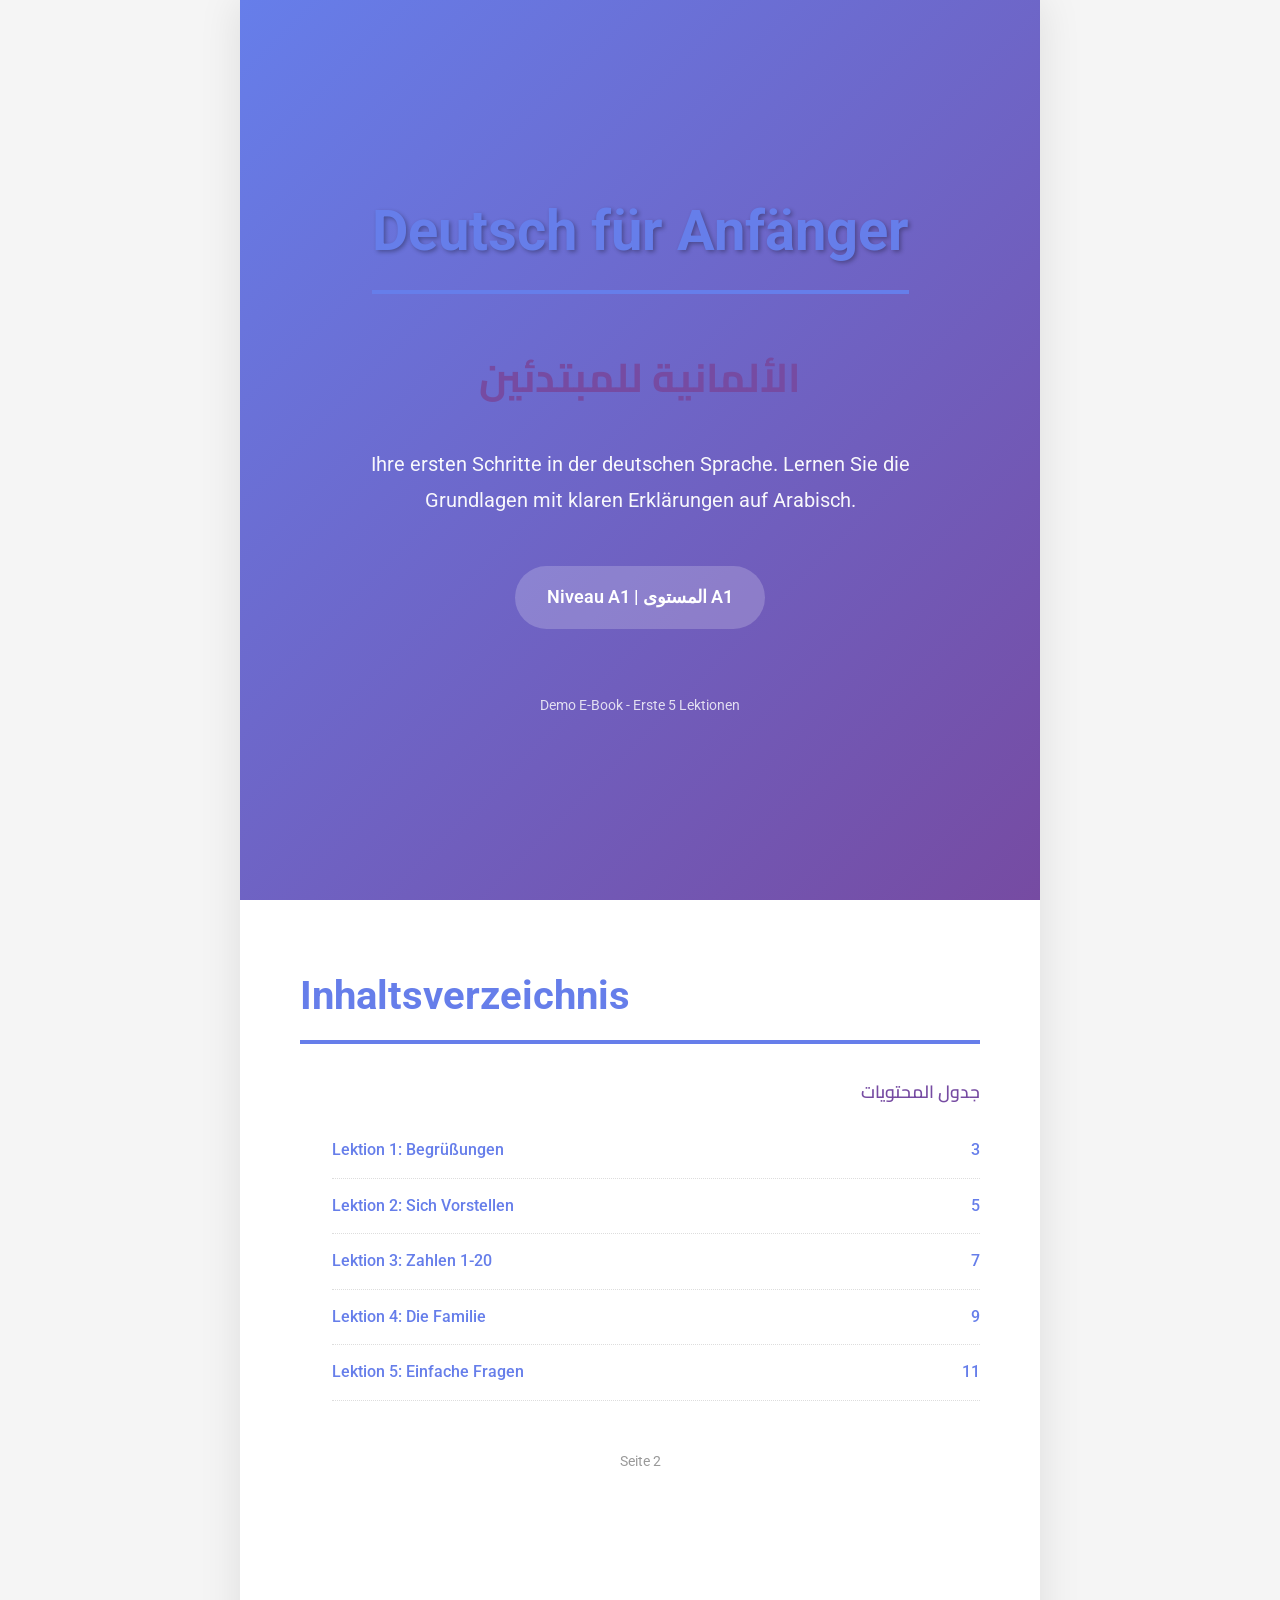
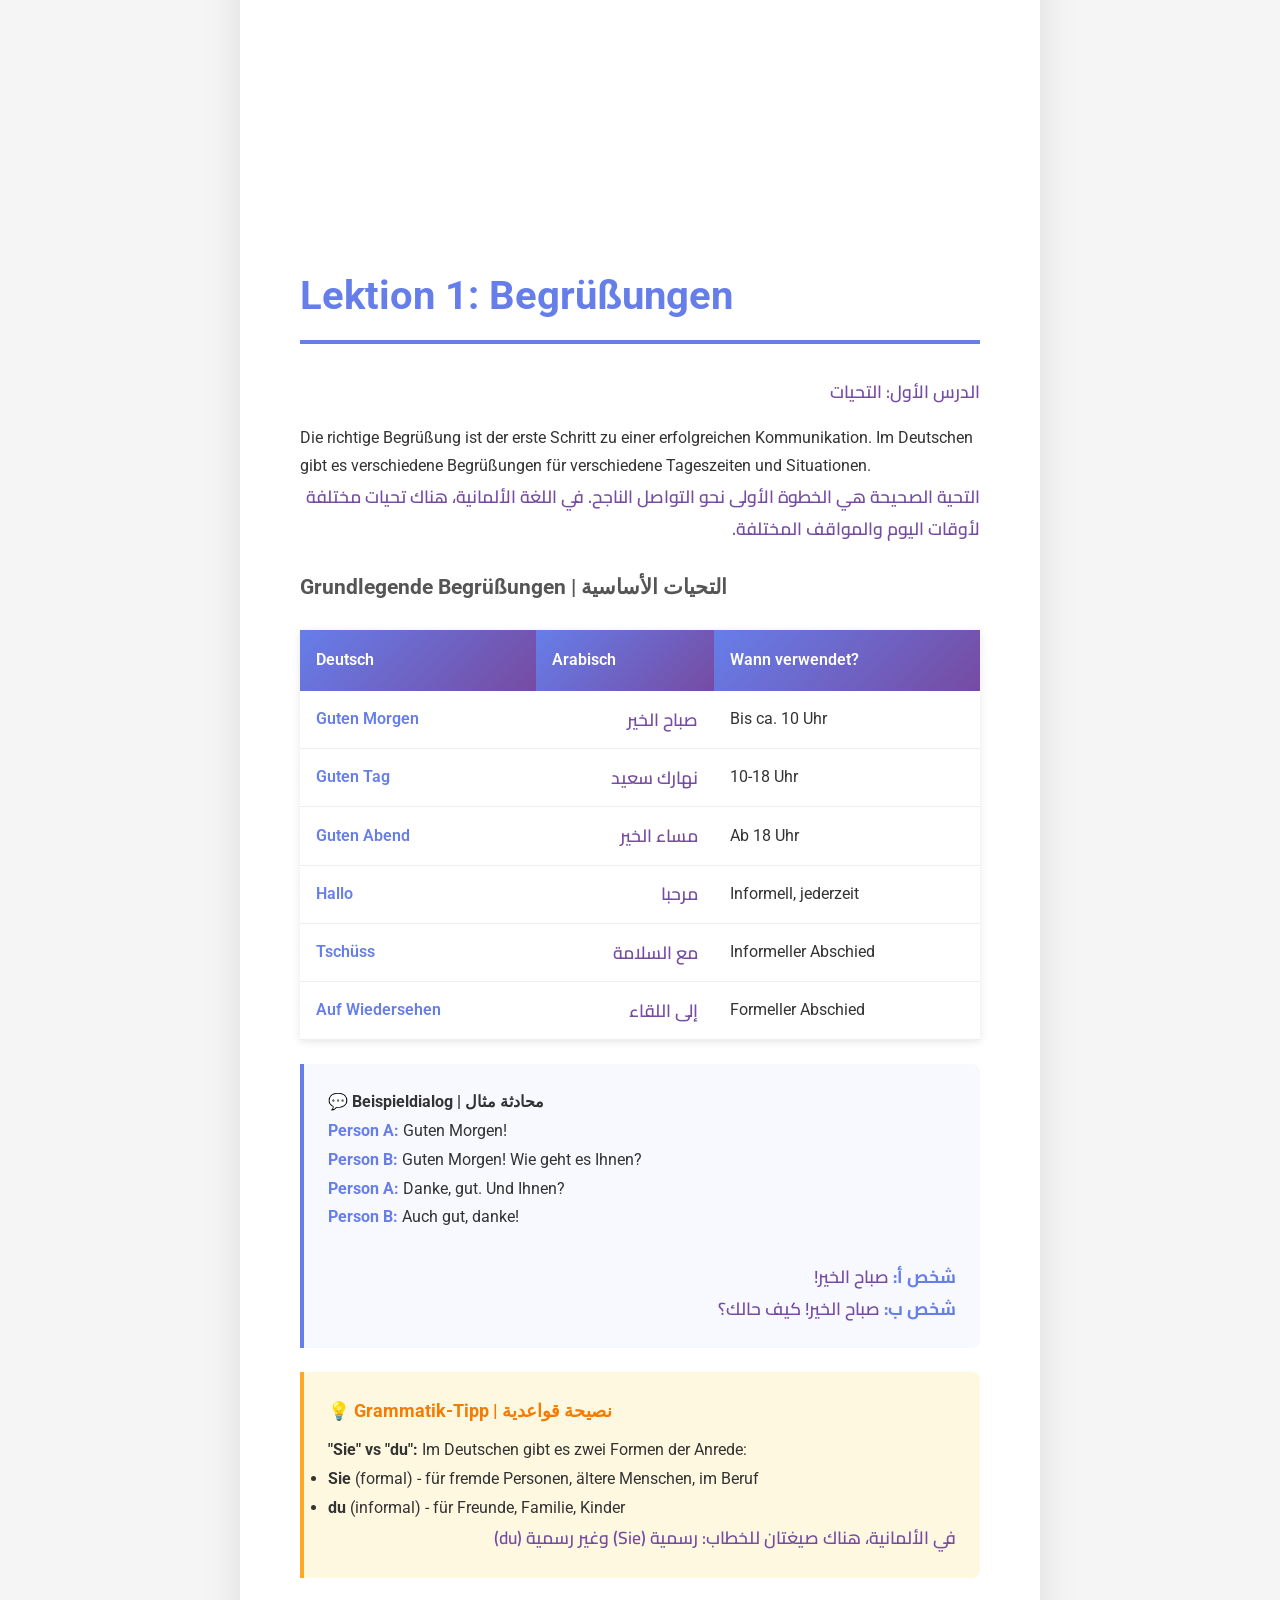
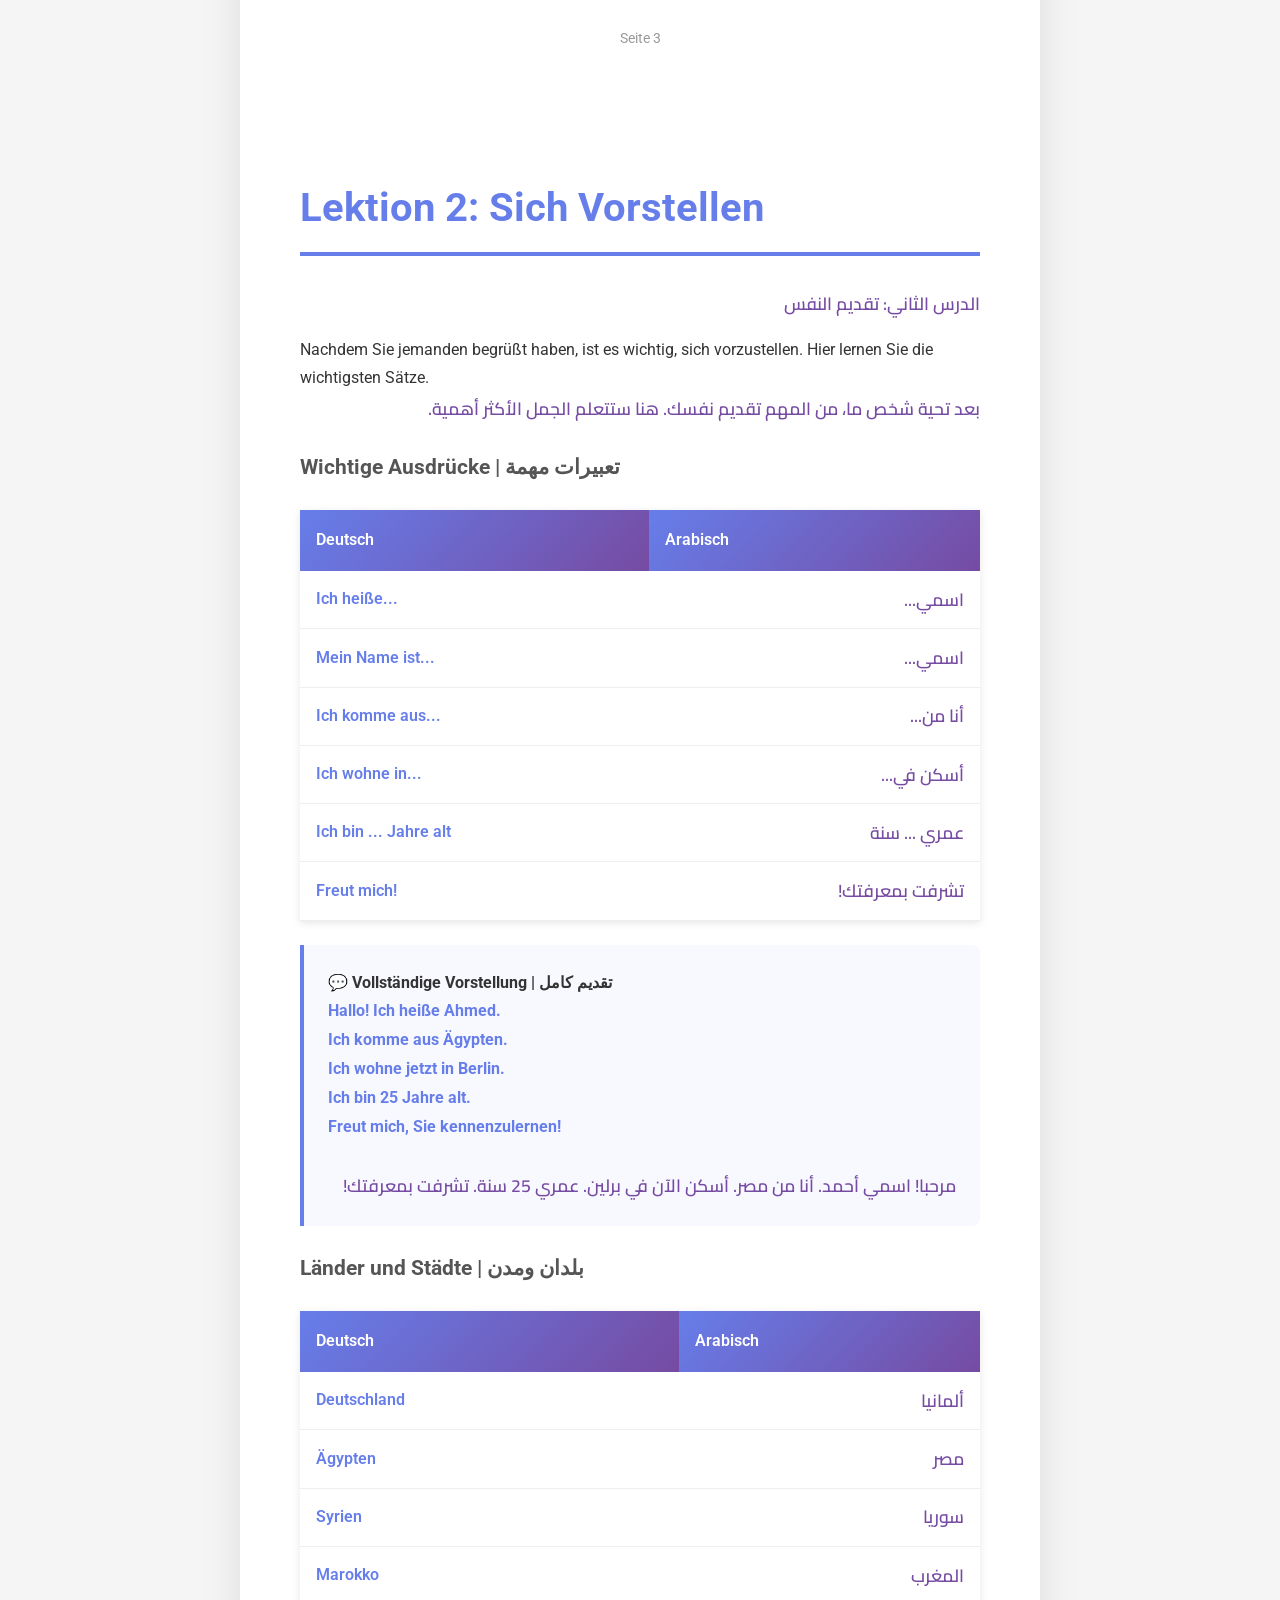
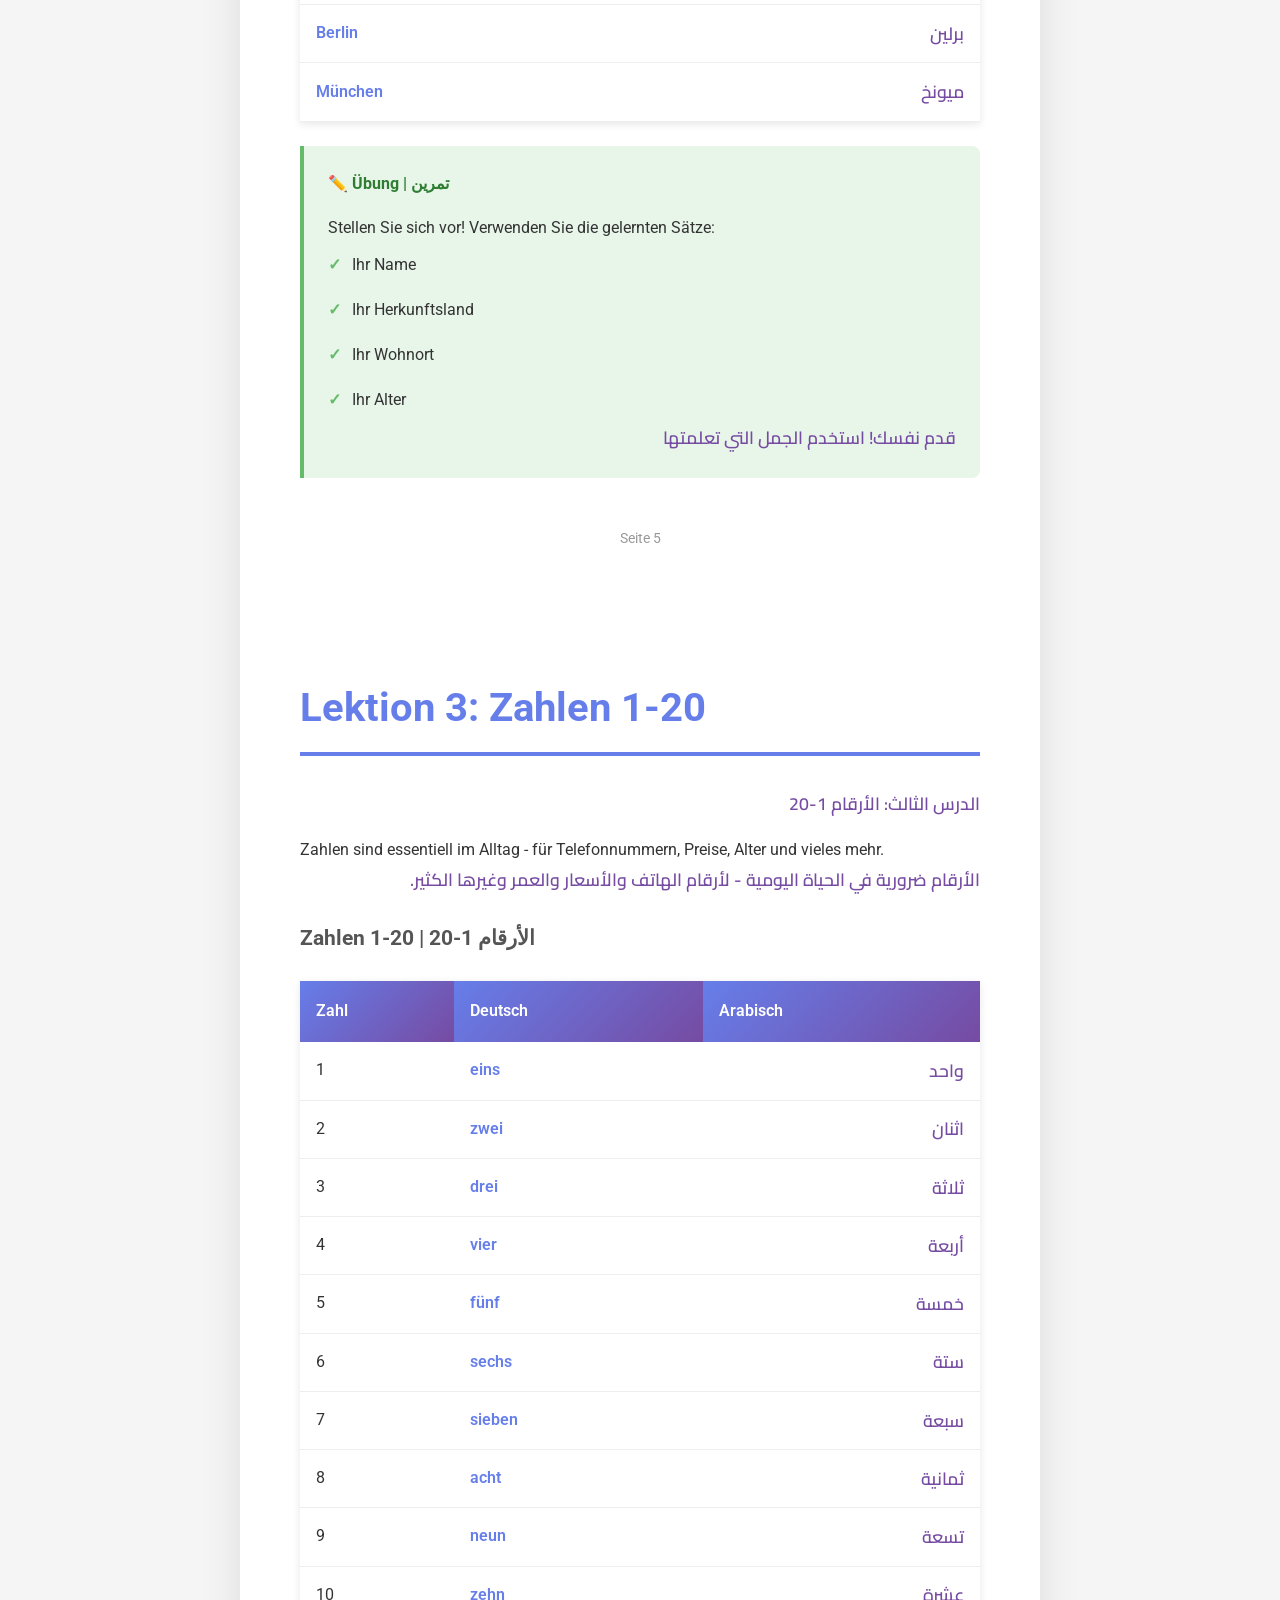
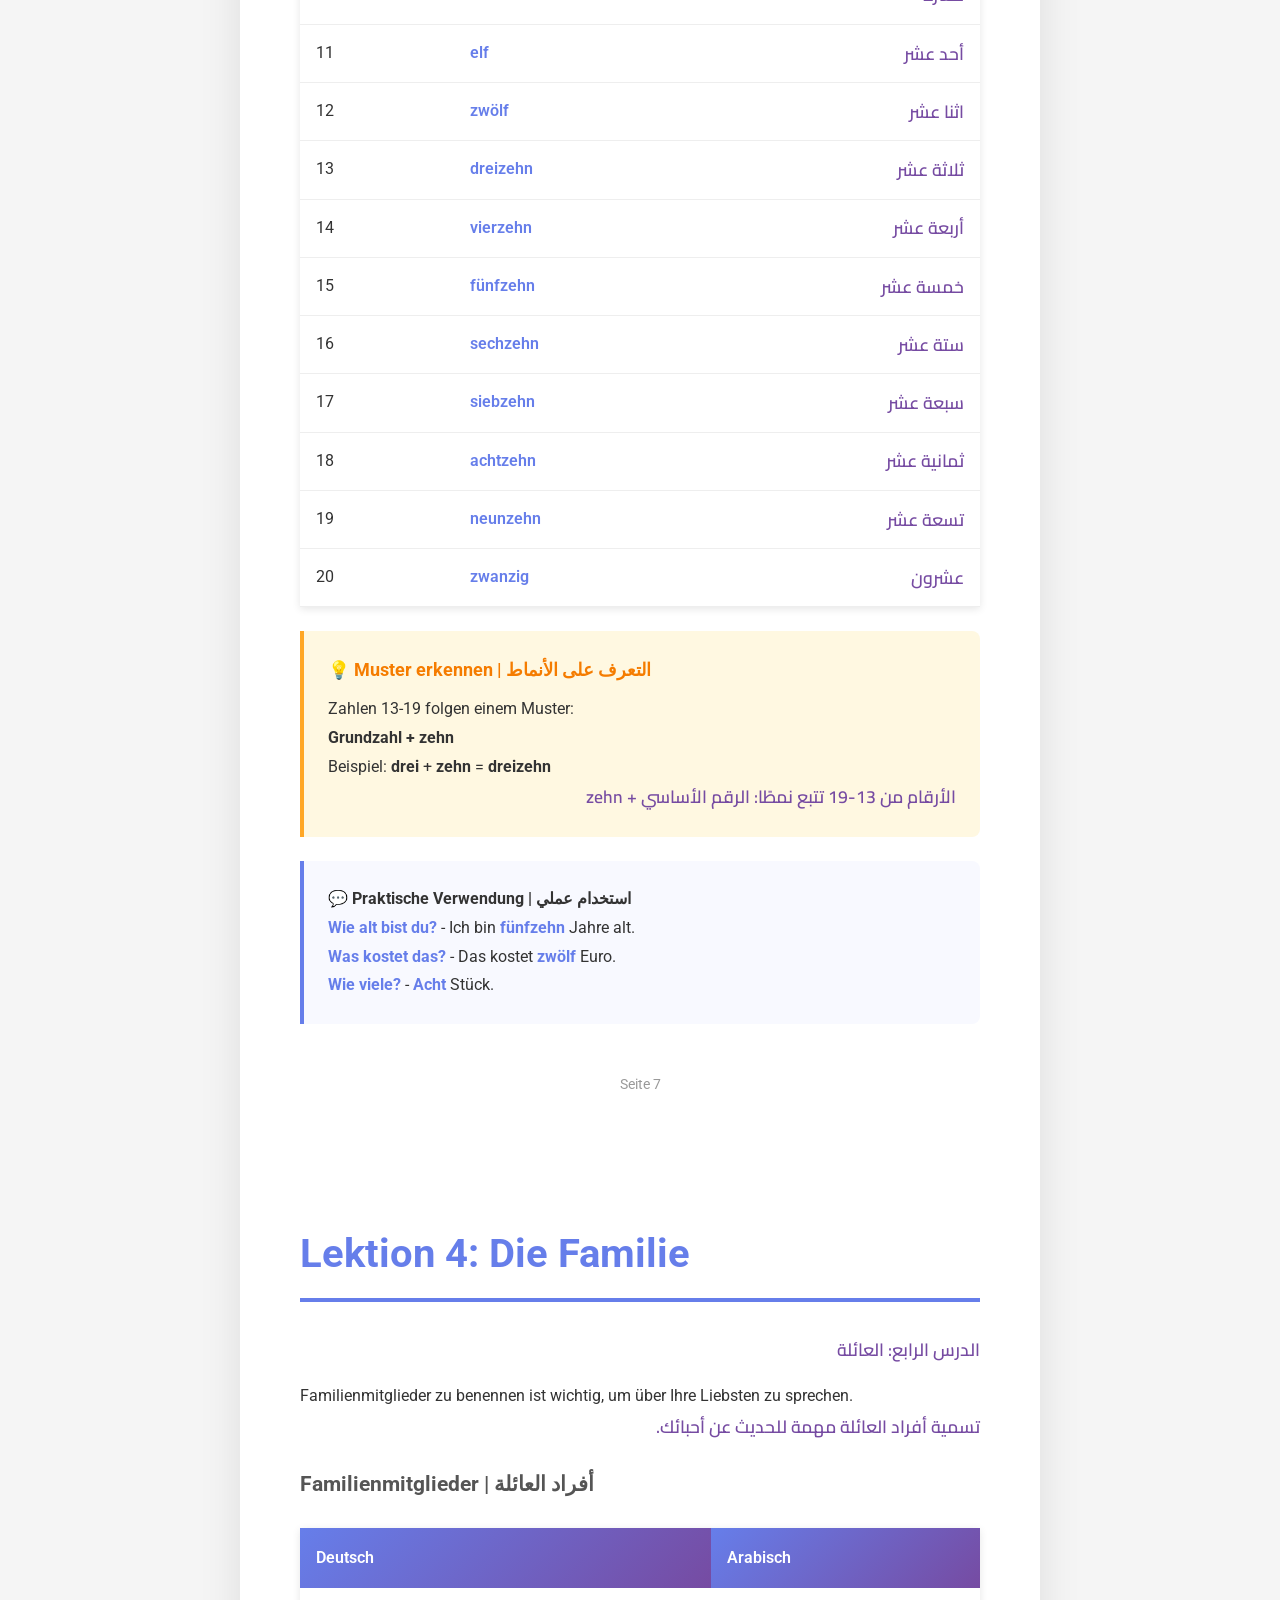
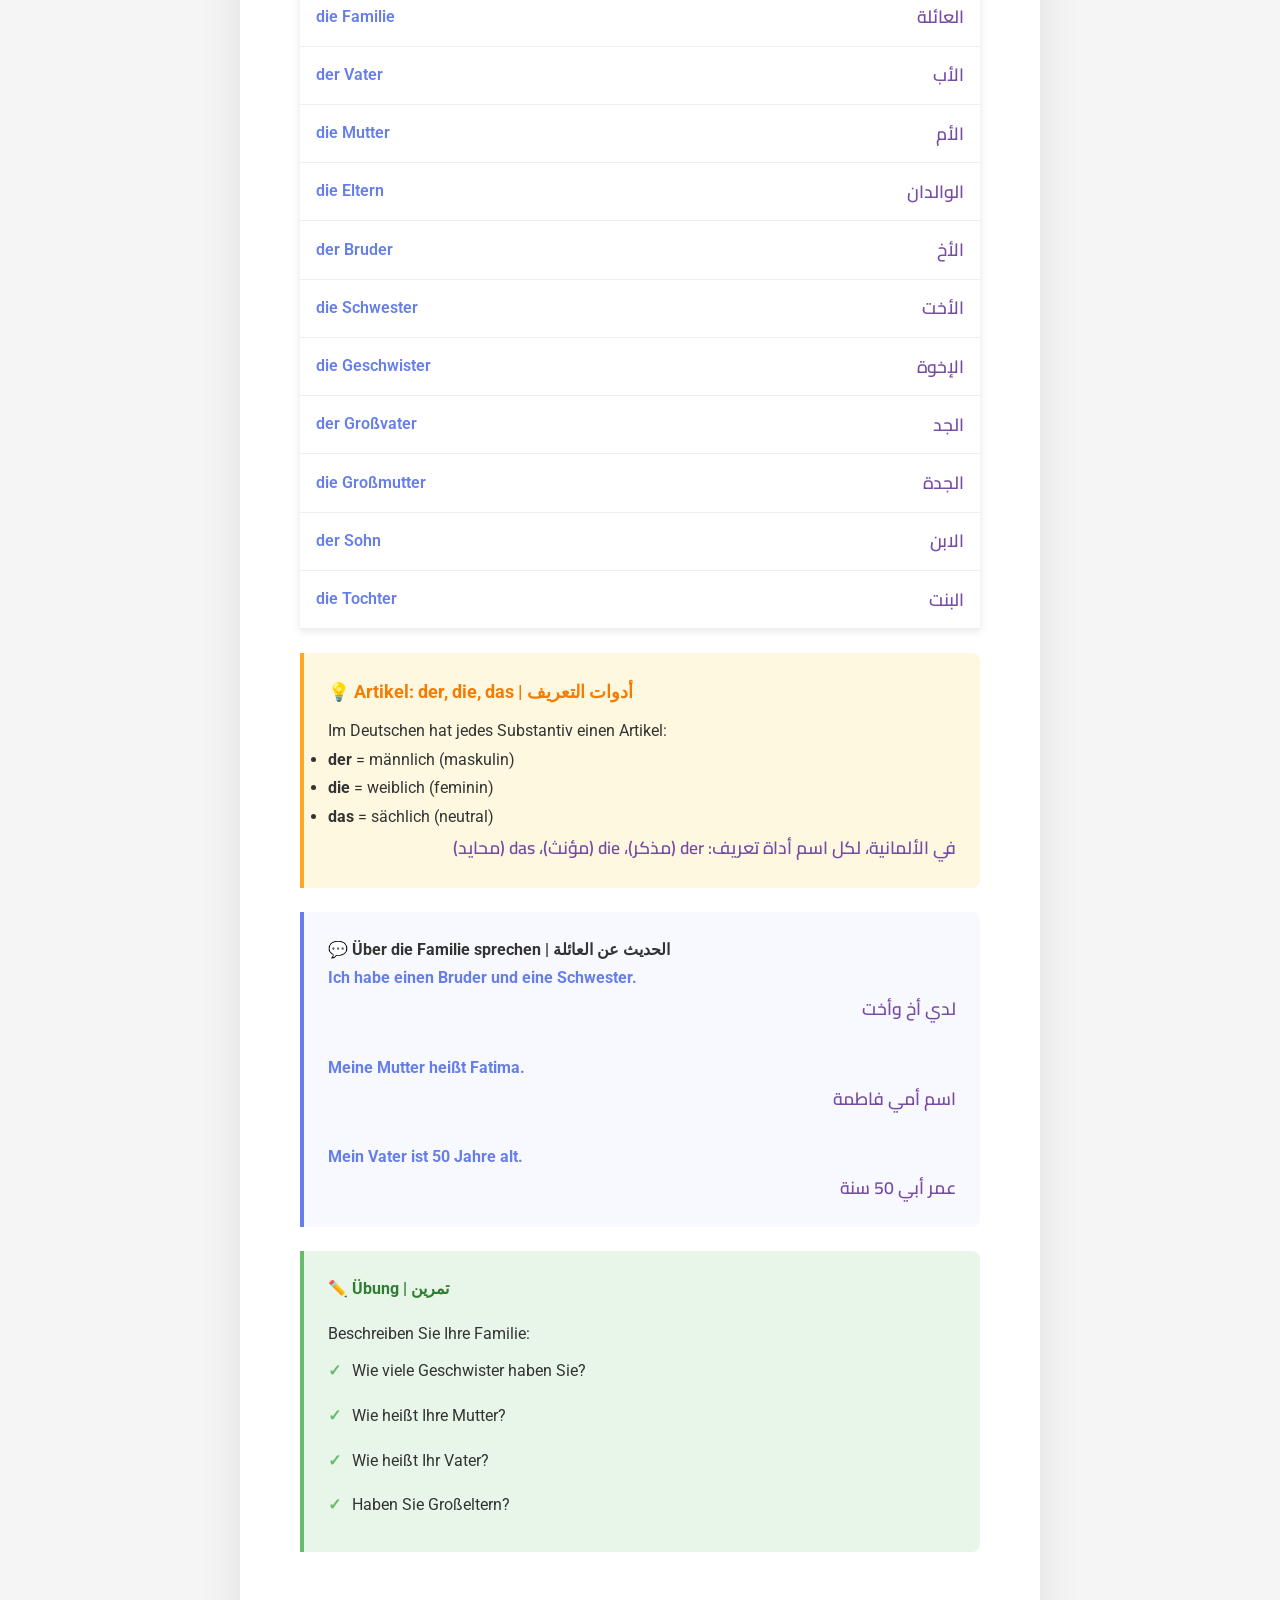
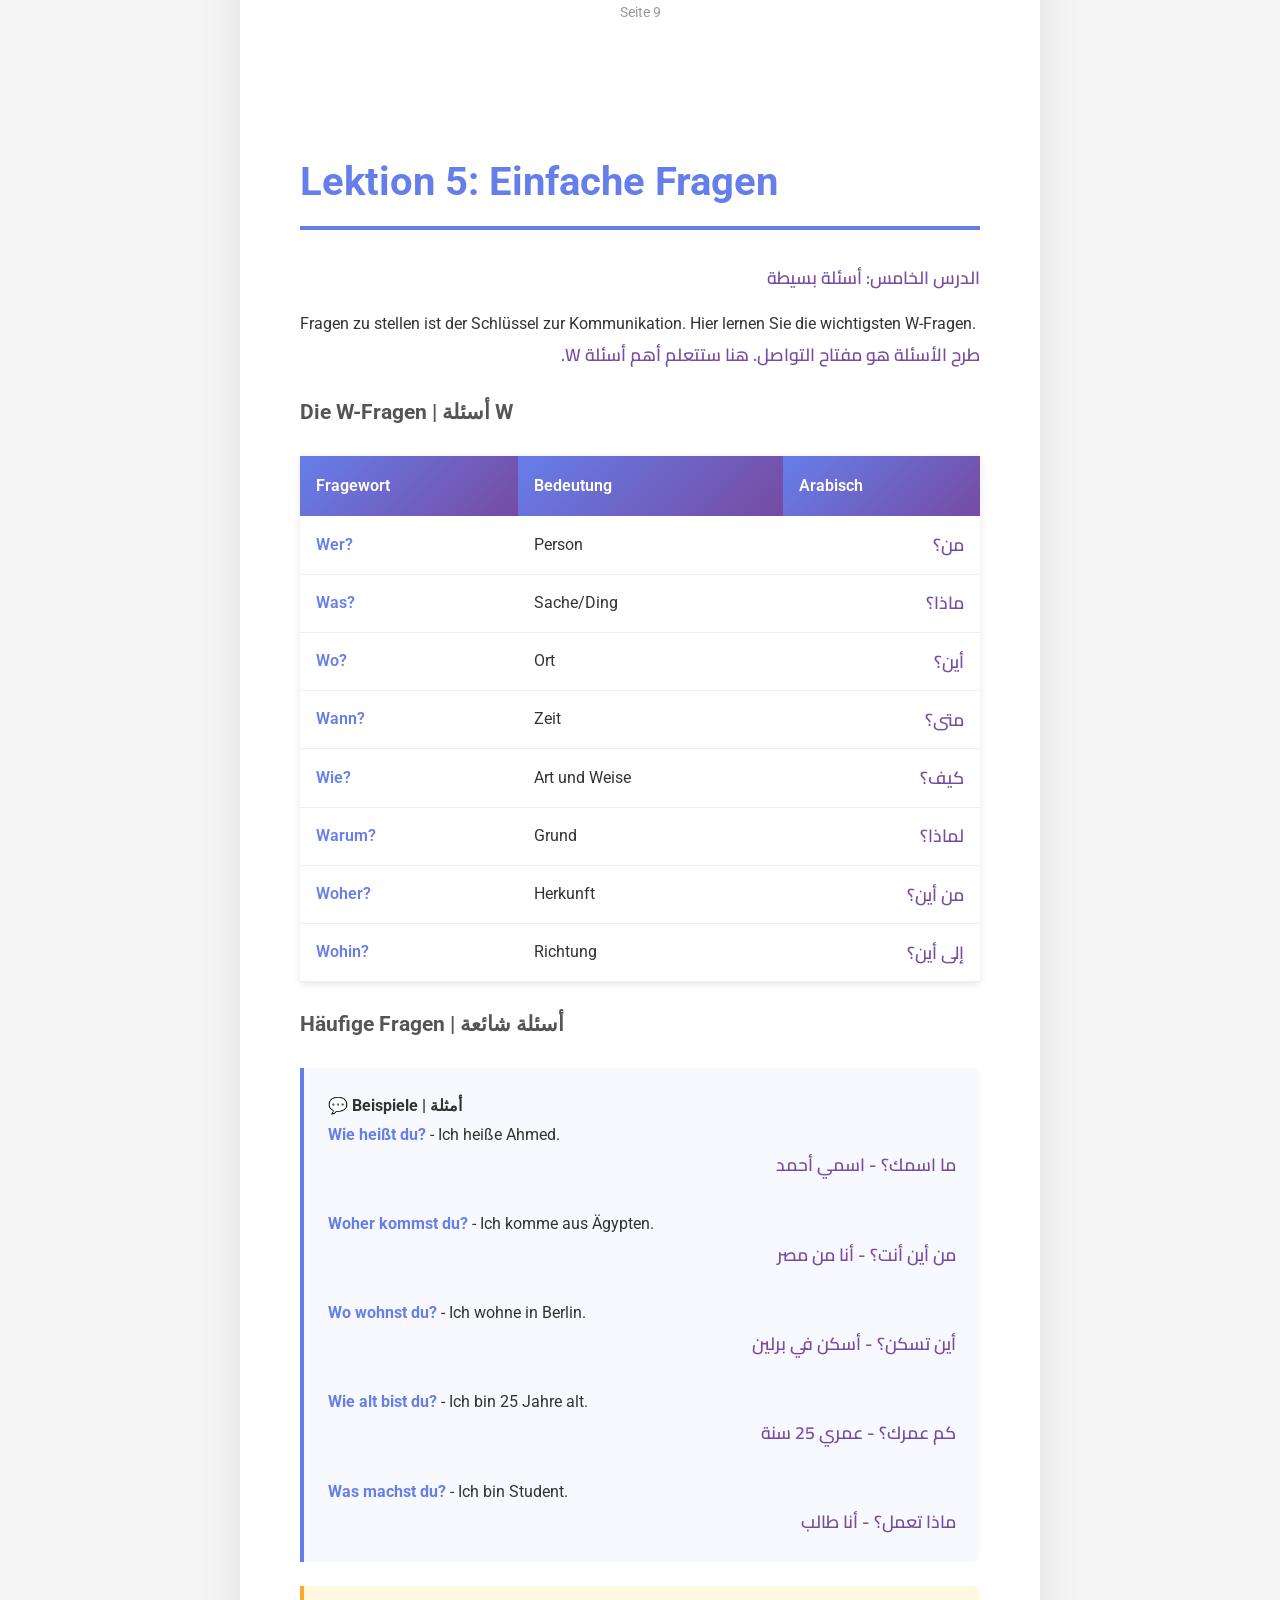
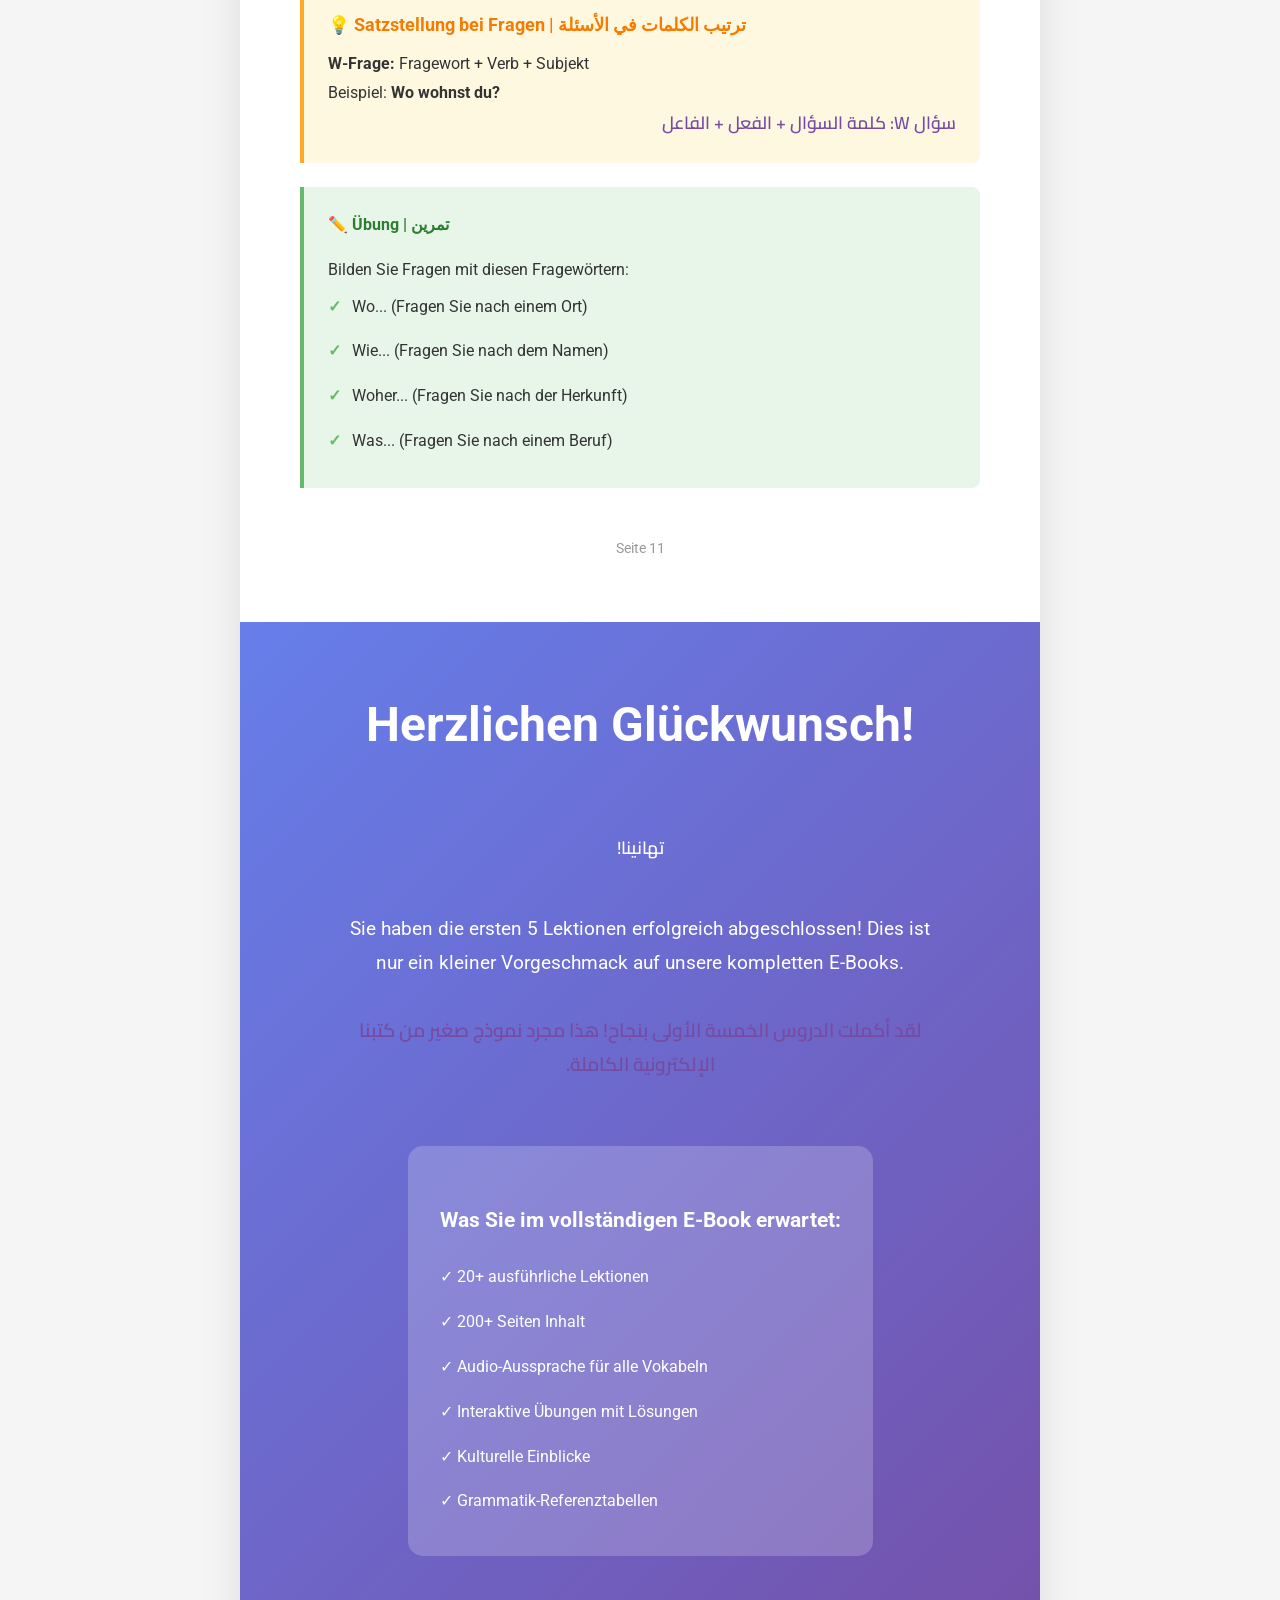
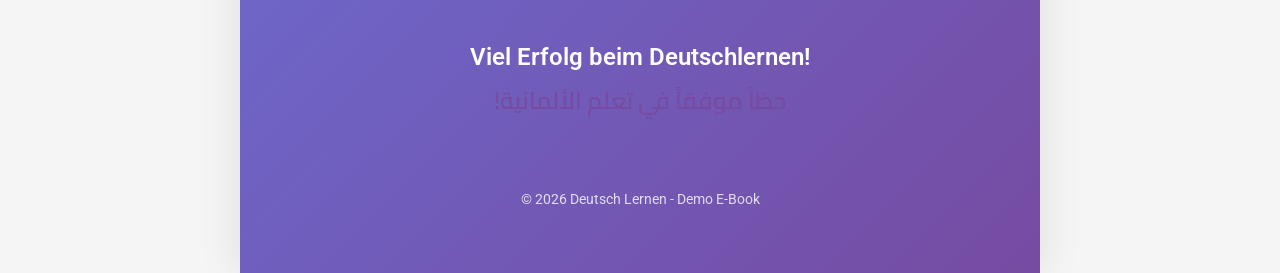
<file: demo-ebook.html>
<!DOCTYPE html>
<html lang="de" dir="ltr">
<head>
    <meta charset="UTF-8">
    <meta name="viewport" content="width=device-width, initial-scale=1.0">
    <title>Deutsch für Anfänger - Demo E-Book</title>
    <style>
        @import url('https://fonts.googleapis.com/css2?family=Cairo:wght@400;600;700&family=Roboto:wght@300;400;500;700&display=swap');

        * {
            margin: 0;
            padding: 0;
            box-sizing: border-box;
        }

        body {
            font-family: 'Roboto', sans-serif;
            line-height: 1.8;
            color: #333;
            background: #f5f5f5;
        }

        .ebook-container {
            max-width: 800px;
            margin: 0 auto;
            background: white;
            box-shadow: 0 0 40px rgba(0,0,0,0.1);
        }

        .page {
            padding: 60px;
            min-height: 100vh;
            page-break-after: always;
        }

        .cover-page {
            background: linear-gradient(135deg, #667eea 0%, #764ba2 100%);
            color: white;
            display: flex;
            flex-direction: column;
            justify-content: center;
            align-items: center;
            text-align: center;
        }

        .cover-title {
            font-size: 3.5rem;
            font-weight: 700;
            margin-bottom: 1rem;
            text-shadow: 2px 2px 4px rgba(0,0,0,0.3);
        }

        .cover-subtitle {
            font-family: 'Cairo', sans-serif;
            font-size: 2.5rem;
            margin-bottom: 2rem;
            direction: rtl;
        }

        .cover-description {
            font-size: 1.25rem;
            max-width: 600px;
            margin-bottom: 3rem;
            opacity: 0.95;
        }

        .cover-level {
            background: rgba(255,255,255,0.2);
            padding: 1rem 2rem;
            border-radius: 50px;
            font-size: 1.1rem;
            font-weight: 600;
        }

        h1 {
            color: #667eea;
            font-size: 2.5rem;
            margin-bottom: 1.5rem;
            border-bottom: 4px solid #667eea;
            padding-bottom: 0.5rem;
        }

        h2 {
            color: #764ba2;
            font-size: 1.8rem;
            margin-top: 2rem;
            margin-bottom: 1rem;
        }

        h3 {
            color: #555;
            font-size: 1.3rem;
            margin-top: 1.5rem;
            margin-bottom: 0.8rem;
        }

        .arabic {
            font-family: 'Cairo', sans-serif;
            direction: rtl;
            font-size: 1.1rem;
            color: #764ba2;
            font-weight: 600;
        }

        .vocab-table {
            width: 100%;
            border-collapse: collapse;
            margin: 1.5rem 0;
            background: white;
            box-shadow: 0 2px 8px rgba(0,0,0,0.1);
        }

        .vocab-table th {
            background: linear-gradient(135deg, #667eea 0%, #764ba2 100%);
            color: white;
            padding: 1rem;
            text-align: left;
            font-weight: 600;
        }

        .vocab-table td {
            padding: 0.8rem 1rem;
            border-bottom: 1px solid #eee;
        }

        .vocab-table tr:hover {
            background: #f8f9ff;
        }

        .vocab-table .german {
            font-weight: 600;
            color: #667eea;
        }

        .vocab-table .arabic {
            text-align: right;
        }

        .example-box {
            background: #f8f9ff;
            border-left: 4px solid #667eea;
            padding: 1.5rem;
            margin: 1.5rem 0;
            border-radius: 0 8px 8px 0;
        }

        .example-box strong {
            color: #667eea;
        }

        .grammar-tip {
            background: #fff8e1;
            border-left: 4px solid #ffa726;
            padding: 1.5rem;
            margin: 1.5rem 0;
            border-radius: 0 8px 8px 0;
        }

        .grammar-tip h4 {
            color: #f57c00;
            margin-bottom: 0.5rem;
            font-size: 1.1rem;
        }

        .exercise-box {
            background: #e8f5e9;
            border-left: 4px solid #66bb6a;
            padding: 1.5rem;
            margin: 1.5rem 0;
            border-radius: 0 8px 8px 0;
        }

        .exercise-box h4 {
            color: #2e7d32;
            margin-bottom: 1rem;
        }

        .exercise-list {
            list-style: none;
            padding-left: 0;
        }

        .exercise-list li {
            padding: 0.5rem 0;
            padding-left: 1.5rem;
            position: relative;
        }

        .exercise-list li:before {
            content: "✓";
            position: absolute;
            left: 0;
            color: #66bb6a;
            font-weight: bold;
        }

        .page-number {
            text-align: center;
            margin-top: 3rem;
            color: #999;
            font-size: 0.9rem;
        }

        .toc {
            padding-left: 2rem;
        }

        .toc li {
            padding: 0.8rem 0;
            border-bottom: 1px dotted #ddd;
            list-style: none;
        }

        .toc a {
            text-decoration: none;
            color: #667eea;
            font-weight: 500;
            display: flex;
            justify-content: space-between;
        }

        .toc a:hover {
            color: #764ba2;
        }

        @media print {
            .page {
                page-break-after: always;
            }
        }

        @media (max-width: 768px) {
            .page {
                padding: 30px 20px;
            }

            .cover-title {
                font-size: 2rem;
            }

            .cover-subtitle {
                font-size: 1.5rem;
            }
        }
    </style>
</head>
<body>
    <div class="ebook-container">
        <!-- Cover Page -->
        <div class="page cover-page">
            <h1 class="cover-title">Deutsch für Anfänger</h1>
            <h2 class="cover-subtitle">الألمانية للمبتدئين</h2>
            <p class="cover-description">
                Ihre ersten Schritte in der deutschen Sprache.
                Lernen Sie die Grundlagen mit klaren Erklärungen auf Arabisch.
            </p>
            <div class="cover-level">Niveau A1 | المستوى A1</div>
            <div style="margin-top: 4rem; font-size: 0.9rem; opacity: 0.8;">
                Demo E-Book - Erste 5 Lektionen
            </div>
        </div>

        <!-- Table of Contents -->
        <div class="page">
            <h1>Inhaltsverzeichnis</h1>
            <h2 class="arabic">جدول المحتويات</h2>

            <ul class="toc">
                <li><a href="#lektion1"><span>Lektion 1: Begrüßungen</span> <span>3</span></a></li>
                <li><a href="#lektion2"><span>Lektion 2: Sich Vorstellen</span> <span>5</span></a></li>
                <li><a href="#lektion3"><span>Lektion 3: Zahlen 1-20</span> <span>7</span></a></li>
                <li><a href="#lektion4"><span>Lektion 4: Die Familie</span> <span>9</span></a></li>
                <li><a href="#lektion5"><span>Lektion 5: Einfache Fragen</span> <span>11</span></a></li>
            </ul>

            <div class="page-number">Seite 2</div>
        </div>

        <!-- Lektion 1 -->
        <div class="page" id="lektion1">
            <h1>Lektion 1: Begrüßungen</h1>
            <h2 class="arabic">الدرس الأول: التحيات</h2>

            <p>Die richtige Begrüßung ist der erste Schritt zu einer erfolgreichen Kommunikation. Im Deutschen gibt es verschiedene Begrüßungen für verschiedene Tageszeiten und Situationen.</p>
            <p class="arabic">التحية الصحيحة هي الخطوة الأولى نحو التواصل الناجح. في اللغة الألمانية، هناك تحيات مختلفة لأوقات اليوم والمواقف المختلفة.</p>

            <h3>Grundlegende Begrüßungen | التحيات الأساسية</h3>

            <table class="vocab-table">
                <thead>
                    <tr>
                        <th>Deutsch</th>
                        <th>Arabisch</th>
                        <th>Wann verwendet?</th>
                    </tr>
                </thead>
                <tbody>
                    <tr>
                        <td class="german">Guten Morgen</td>
                        <td class="arabic">صباح الخير</td>
                        <td>Bis ca. 10 Uhr</td>
                    </tr>
                    <tr>
                        <td class="german">Guten Tag</td>
                        <td class="arabic">نهارك سعيد</td>
                        <td>10-18 Uhr</td>
                    </tr>
                    <tr>
                        <td class="german">Guten Abend</td>
                        <td class="arabic">مساء الخير</td>
                        <td>Ab 18 Uhr</td>
                    </tr>
                    <tr>
                        <td class="german">Hallo</td>
                        <td class="arabic">مرحبا</td>
                        <td>Informell, jederzeit</td>
                    </tr>
                    <tr>
                        <td class="german">Tschüss</td>
                        <td class="arabic">مع السلامة</td>
                        <td>Informeller Abschied</td>
                    </tr>
                    <tr>
                        <td class="german">Auf Wiedersehen</td>
                        <td class="arabic">إلى اللقاء</td>
                        <td>Formeller Abschied</td>
                    </tr>
                </tbody>
            </table>

            <div class="example-box">
                <h4>💬 Beispieldialog | محادثة مثال</h4>
                <p><strong>Person A:</strong> Guten Morgen!</p>
                <p><strong>Person B:</strong> Guten Morgen! Wie geht es Ihnen?</p>
                <p><strong>Person A:</strong> Danke, gut. Und Ihnen?</p>
                <p><strong>Person B:</strong> Auch gut, danke!</p>
                <br>
                <p class="arabic"><strong>شخص أ:</strong> صباح الخير!</p>
                <p class="arabic"><strong>شخص ب:</strong> صباح الخير! كيف حالك؟</p>
            </div>

            <div class="grammar-tip">
                <h4>💡 Grammatik-Tipp | نصيحة قواعدية</h4>
                <p><strong>"Sie" vs "du":</strong> Im Deutschen gibt es zwei Formen der Anrede:</p>
                <ul>
                    <li><strong>Sie</strong> (formal) - für fremde Personen, ältere Menschen, im Beruf</li>
                    <li><strong>du</strong> (informal) - für Freunde, Familie, Kinder</li>
                </ul>
                <p class="arabic">في الألمانية، هناك صيغتان للخطاب: رسمية (Sie) وغير رسمية (du)</p>
            </div>

            <div class="page-number">Seite 3</div>
        </div>

        <!-- Lektion 2 -->
        <div class="page" id="lektion2">
            <h1>Lektion 2: Sich Vorstellen</h1>
            <h2 class="arabic">الدرس الثاني: تقديم النفس</h2>

            <p>Nachdem Sie jemanden begrüßt haben, ist es wichtig, sich vorzustellen. Hier lernen Sie die wichtigsten Sätze.</p>
            <p class="arabic">بعد تحية شخص ما، من المهم تقديم نفسك. هنا ستتعلم الجمل الأكثر أهمية.</p>

            <h3>Wichtige Ausdrücke | تعبيرات مهمة</h3>

            <table class="vocab-table">
                <thead>
                    <tr>
                        <th>Deutsch</th>
                        <th>Arabisch</th>
                    </tr>
                </thead>
                <tbody>
                    <tr>
                        <td class="german">Ich heiße...</td>
                        <td class="arabic">اسمي...</td>
                    </tr>
                    <tr>
                        <td class="german">Mein Name ist...</td>
                        <td class="arabic">اسمي...</td>
                    </tr>
                    <tr>
                        <td class="german">Ich komme aus...</td>
                        <td class="arabic">أنا من...</td>
                    </tr>
                    <tr>
                        <td class="german">Ich wohne in...</td>
                        <td class="arabic">أسكن في...</td>
                    </tr>
                    <tr>
                        <td class="german">Ich bin ... Jahre alt</td>
                        <td class="arabic">عمري ... سنة</td>
                    </tr>
                    <tr>
                        <td class="german">Freut mich!</td>
                        <td class="arabic">تشرفت بمعرفتك!</td>
                    </tr>
                </tbody>
            </table>

            <div class="example-box">
                <h4>💬 Vollständige Vorstellung | تقديم كامل</h4>
                <p><strong>Hallo! Ich heiße Ahmed.</strong></p>
                <p><strong>Ich komme aus Ägypten.</strong></p>
                <p><strong>Ich wohne jetzt in Berlin.</strong></p>
                <p><strong>Ich bin 25 Jahre alt.</strong></p>
                <p><strong>Freut mich, Sie kennenzulernen!</strong></p>
                <br>
                <p class="arabic">مرحبا! اسمي أحمد. أنا من مصر. أسكن الآن في برلين. عمري 25 سنة. تشرفت بمعرفتك!</p>
            </div>

            <h3>Länder und Städte | بلدان ومدن</h3>

            <table class="vocab-table">
                <thead>
                    <tr>
                        <th>Deutsch</th>
                        <th>Arabisch</th>
                    </tr>
                </thead>
                <tbody>
                    <tr>
                        <td class="german">Deutschland</td>
                        <td class="arabic">ألمانيا</td>
                    </tr>
                    <tr>
                        <td class="german">Ägypten</td>
                        <td class="arabic">مصر</td>
                    </tr>
                    <tr>
                        <td class="german">Syrien</td>
                        <td class="arabic">سوريا</td>
                    </tr>
                    <tr>
                        <td class="german">Marokko</td>
                        <td class="arabic">المغرب</td>
                    </tr>
                    <tr>
                        <td class="german">Berlin</td>
                        <td class="arabic">برلين</td>
                    </tr>
                    <tr>
                        <td class="german">München</td>
                        <td class="arabic">ميونخ</td>
                    </tr>
                </tbody>
            </table>

            <div class="exercise-box">
                <h4>✏️ Übung | تمرين</h4>
                <p>Stellen Sie sich vor! Verwenden Sie die gelernten Sätze:</p>
                <ul class="exercise-list">
                    <li>Ihr Name</li>
                    <li>Ihr Herkunftsland</li>
                    <li>Ihr Wohnort</li>
                    <li>Ihr Alter</li>
                </ul>
                <p class="arabic">قدم نفسك! استخدم الجمل التي تعلمتها</p>
            </div>

            <div class="page-number">Seite 5</div>
        </div>

        <!-- Lektion 3 -->
        <div class="page" id="lektion3">
            <h1>Lektion 3: Zahlen 1-20</h1>
            <h2 class="arabic">الدرس الثالث: الأرقام 1-20</h2>

            <p>Zahlen sind essentiell im Alltag - für Telefonnummern, Preise, Alter und vieles mehr.</p>
            <p class="arabic">الأرقام ضرورية في الحياة اليومية - لأرقام الهاتف والأسعار والعمر وغيرها الكثير.</p>

            <h3>Zahlen 1-20 | الأرقام 1-20</h3>

            <table class="vocab-table">
                <thead>
                    <tr>
                        <th>Zahl</th>
                        <th>Deutsch</th>
                        <th>Arabisch</th>
                    </tr>
                </thead>
                <tbody>
                    <tr><td>1</td><td class="german">eins</td><td class="arabic">واحد</td></tr>
                    <tr><td>2</td><td class="german">zwei</td><td class="arabic">اثنان</td></tr>
                    <tr><td>3</td><td class="german">drei</td><td class="arabic">ثلاثة</td></tr>
                    <tr><td>4</td><td class="german">vier</td><td class="arabic">أربعة</td></tr>
                    <tr><td>5</td><td class="german">fünf</td><td class="arabic">خمسة</td></tr>
                    <tr><td>6</td><td class="german">sechs</td><td class="arabic">ستة</td></tr>
                    <tr><td>7</td><td class="german">sieben</td><td class="arabic">سبعة</td></tr>
                    <tr><td>8</td><td class="german">acht</td><td class="arabic">ثمانية</td></tr>
                    <tr><td>9</td><td class="german">neun</td><td class="arabic">تسعة</td></tr>
                    <tr><td>10</td><td class="german">zehn</td><td class="arabic">عشرة</td></tr>
                    <tr><td>11</td><td class="german">elf</td><td class="arabic">أحد عشر</td></tr>
                    <tr><td>12</td><td class="german">zwölf</td><td class="arabic">اثنا عشر</td></tr>
                    <tr><td>13</td><td class="german">dreizehn</td><td class="arabic">ثلاثة عشر</td></tr>
                    <tr><td>14</td><td class="german">vierzehn</td><td class="arabic">أربعة عشر</td></tr>
                    <tr><td>15</td><td class="german">fünfzehn</td><td class="arabic">خمسة عشر</td></tr>
                    <tr><td>16</td><td class="german">sechzehn</td><td class="arabic">ستة عشر</td></tr>
                    <tr><td>17</td><td class="german">siebzehn</td><td class="arabic">سبعة عشر</td></tr>
                    <tr><td>18</td><td class="german">achtzehn</td><td class="arabic">ثمانية عشر</td></tr>
                    <tr><td>19</td><td class="german">neunzehn</td><td class="arabic">تسعة عشر</td></tr>
                    <tr><td>20</td><td class="german">zwanzig</td><td class="arabic">عشرون</td></tr>
                </tbody>
            </table>

            <div class="grammar-tip">
                <h4>💡 Muster erkennen | التعرف على الأنماط</h4>
                <p>Zahlen 13-19 folgen einem Muster:</p>
                <p><strong>Grundzahl + zehn</strong></p>
                <p>Beispiel: <strong>drei</strong> + <strong>zehn</strong> = <strong>dreizehn</strong></p>
                <p class="arabic">الأرقام من 13-19 تتبع نمطًا: الرقم الأساسي + zehn</p>
            </div>

            <div class="example-box">
                <h4>💬 Praktische Verwendung | استخدام عملي</h4>
                <p><strong>Wie alt bist du?</strong> - Ich bin <strong>fünfzehn</strong> Jahre alt.</p>
                <p><strong>Was kostet das?</strong> - Das kostet <strong>zwölf</strong> Euro.</p>
                <p><strong>Wie viele?</strong> - <strong>Acht</strong> Stück.</p>
            </div>

            <div class="page-number">Seite 7</div>
        </div>

        <!-- Lektion 4 -->
        <div class="page" id="lektion4">
            <h1>Lektion 4: Die Familie</h1>
            <h2 class="arabic">الدرس الرابع: العائلة</h2>

            <p>Familienmitglieder zu benennen ist wichtig, um über Ihre Liebsten zu sprechen.</p>
            <p class="arabic">تسمية أفراد العائلة مهمة للحديث عن أحبائك.</p>

            <h3>Familienmitglieder | أفراد العائلة</h3>

            <table class="vocab-table">
                <thead>
                    <tr>
                        <th>Deutsch</th>
                        <th>Arabisch</th>
                    </tr>
                </thead>
                <tbody>
                    <tr>
                        <td class="german">die Familie</td>
                        <td class="arabic">العائلة</td>
                    </tr>
                    <tr>
                        <td class="german">der Vater</td>
                        <td class="arabic">الأب</td>
                    </tr>
                    <tr>
                        <td class="german">die Mutter</td>
                        <td class="arabic">الأم</td>
                    </tr>
                    <tr>
                        <td class="german">die Eltern</td>
                        <td class="arabic">الوالدان</td>
                    </tr>
                    <tr>
                        <td class="german">der Bruder</td>
                        <td class="arabic">الأخ</td>
                    </tr>
                    <tr>
                        <td class="german">die Schwester</td>
                        <td class="arabic">الأخت</td>
                    </tr>
                    <tr>
                        <td class="german">die Geschwister</td>
                        <td class="arabic">الإخوة</td>
                    </tr>
                    <tr>
                        <td class="german">der Großvater</td>
                        <td class="arabic">الجد</td>
                    </tr>
                    <tr>
                        <td class="german">die Großmutter</td>
                        <td class="arabic">الجدة</td>
                    </tr>
                    <tr>
                        <td class="german">der Sohn</td>
                        <td class="arabic">الابن</td>
                    </tr>
                    <tr>
                        <td class="german">die Tochter</td>
                        <td class="arabic">البنت</td>
                    </tr>
                </tbody>
            </table>

            <div class="grammar-tip">
                <h4>💡 Artikel: der, die, das | أدوات التعريف</h4>
                <p>Im Deutschen hat jedes Substantiv einen Artikel:</p>
                <ul>
                    <li><strong>der</strong> = männlich (maskulin)</li>
                    <li><strong>die</strong> = weiblich (feminin)</li>
                    <li><strong>das</strong> = sächlich (neutral)</li>
                </ul>
                <p class="arabic">في الألمانية، لكل اسم أداة تعريف: der (مذكر)، die (مؤنث)، das (محايد)</p>
            </div>

            <div class="example-box">
                <h4>💬 Über die Familie sprechen | الحديث عن العائلة</h4>
                <p><strong>Ich habe einen Bruder und eine Schwester.</strong></p>
                <p class="arabic">لدي أخ وأخت</p>
                <br>
                <p><strong>Meine Mutter heißt Fatima.</strong></p>
                <p class="arabic">اسم أمي فاطمة</p>
                <br>
                <p><strong>Mein Vater ist 50 Jahre alt.</strong></p>
                <p class="arabic">عمر أبي 50 سنة</p>
            </div>

            <div class="exercise-box">
                <h4>✏️ Übung | تمرين</h4>
                <p>Beschreiben Sie Ihre Familie:</p>
                <ul class="exercise-list">
                    <li>Wie viele Geschwister haben Sie?</li>
                    <li>Wie heißt Ihre Mutter?</li>
                    <li>Wie heißt Ihr Vater?</li>
                    <li>Haben Sie Großeltern?</li>
                </ul>
            </div>

            <div class="page-number">Seite 9</div>
        </div>

        <!-- Lektion 5 -->
        <div class="page" id="lektion5">
            <h1>Lektion 5: Einfache Fragen</h1>
            <h2 class="arabic">الدرس الخامس: أسئلة بسيطة</h2>

            <p>Fragen zu stellen ist der Schlüssel zur Kommunikation. Hier lernen Sie die wichtigsten W-Fragen.</p>
            <p class="arabic">طرح الأسئلة هو مفتاح التواصل. هنا ستتعلم أهم أسئلة W.</p>

            <h3>Die W-Fragen | أسئلة W</h3>

            <table class="vocab-table">
                <thead>
                    <tr>
                        <th>Fragewort</th>
                        <th>Bedeutung</th>
                        <th>Arabisch</th>
                    </tr>
                </thead>
                <tbody>
                    <tr>
                        <td class="german">Wer?</td>
                        <td>Person</td>
                        <td class="arabic">من؟</td>
                    </tr>
                    <tr>
                        <td class="german">Was?</td>
                        <td>Sache/Ding</td>
                        <td class="arabic">ماذا؟</td>
                    </tr>
                    <tr>
                        <td class="german">Wo?</td>
                        <td>Ort</td>
                        <td class="arabic">أين؟</td>
                    </tr>
                    <tr>
                        <td class="german">Wann?</td>
                        <td>Zeit</td>
                        <td class="arabic">متى؟</td>
                    </tr>
                    <tr>
                        <td class="german">Wie?</td>
                        <td>Art und Weise</td>
                        <td class="arabic">كيف؟</td>
                    </tr>
                    <tr>
                        <td class="german">Warum?</td>
                        <td>Grund</td>
                        <td class="arabic">لماذا؟</td>
                    </tr>
                    <tr>
                        <td class="german">Woher?</td>
                        <td>Herkunft</td>
                        <td class="arabic">من أين؟</td>
                    </tr>
                    <tr>
                        <td class="german">Wohin?</td>
                        <td>Richtung</td>
                        <td class="arabic">إلى أين؟</td>
                    </tr>
                </tbody>
            </table>

            <h3>Häufige Fragen | أسئلة شائعة</h3>

            <div class="example-box">
                <h4>💬 Beispiele | أمثلة</h4>
                <p><strong>Wie heißt du?</strong> - Ich heiße Ahmed.</p>
                <p class="arabic">ما اسمك؟ - اسمي أحمد</p>
                <br>
                <p><strong>Woher kommst du?</strong> - Ich komme aus Ägypten.</p>
                <p class="arabic">من أين أنت؟ - أنا من مصر</p>
                <br>
                <p><strong>Wo wohnst du?</strong> - Ich wohne in Berlin.</p>
                <p class="arabic">أين تسكن؟ - أسكن في برلين</p>
                <br>
                <p><strong>Wie alt bist du?</strong> - Ich bin 25 Jahre alt.</p>
                <p class="arabic">كم عمرك؟ - عمري 25 سنة</p>
                <br>
                <p><strong>Was machst du?</strong> - Ich bin Student.</p>
                <p class="arabic">ماذا تعمل؟ - أنا طالب</p>
            </div>

            <div class="grammar-tip">
                <h4>💡 Satzstellung bei Fragen | ترتيب الكلمات في الأسئلة</h4>
                <p><strong>W-Frage:</strong> Fragewort + Verb + Subjekt</p>
                <p>Beispiel: <strong>Wo wohnst du?</strong></p>
                <p class="arabic">سؤال W: كلمة السؤال + الفعل + الفاعل</p>
            </div>

            <div class="exercise-box">
                <h4>✏️ Übung | تمرين</h4>
                <p>Bilden Sie Fragen mit diesen Fragewörtern:</p>
                <ul class="exercise-list">
                    <li>Wo... (Fragen Sie nach einem Ort)</li>
                    <li>Wie... (Fragen Sie nach dem Namen)</li>
                    <li>Woher... (Fragen Sie nach der Herkunft)</li>
                    <li>Was... (Fragen Sie nach einem Beruf)</li>
                </ul>
            </div>

            <div class="page-number">Seite 11</div>
        </div>

        <!-- Abschlussseite -->
        <div class="page" style="background: linear-gradient(135deg, #667eea 0%, #764ba2 100%); color: white; display: flex; flex-direction: column; justify-content: center; align-items: center; text-align: center;">
            <h1 style="color: white; border: none; font-size: 3rem;">Herzlichen Glückwunsch!</h1>
            <h2 class="arabic" style="color: white;">تهانينا!</h2>

            <div style="max-width: 600px; margin: 2rem 0;">
                <p style="font-size: 1.2rem; margin-bottom: 2rem;">
                    Sie haben die ersten 5 Lektionen erfolgreich abgeschlossen!
                    Dies ist nur ein kleiner Vorgeschmack auf unsere kompletten E-Books.
                </p>
                <p class="arabic" style="font-size: 1.2rem;">
                    لقد أكملت الدروس الخمسة الأولى بنجاح! هذا مجرد نموذج صغير من كتبنا الإلكترونية الكاملة.
                </p>
            </div>

            <div style="background: rgba(255,255,255,0.2); padding: 2rem; border-radius: 15px; margin: 2rem 0;">
                <h3 style="color: white; margin-bottom: 1rem;">Was Sie im vollständigen E-Book erwartet:</h3>
                <ul style="list-style: none; padding: 0; text-align: left; max-width: 500px;">
                    <li style="padding: 0.5rem 0;">✓ 20+ ausführliche Lektionen</li>
                    <li style="padding: 0.5rem 0;">✓ 200+ Seiten Inhalt</li>
                    <li style="padding: 0.5rem 0;">✓ Audio-Aussprache für alle Vokabeln</li>
                    <li style="padding: 0.5rem 0;">✓ Interaktive Übungen mit Lösungen</li>
                    <li style="padding: 0.5rem 0;">✓ Kulturelle Einblicke</li>
                    <li style="padding: 0.5rem 0;">✓ Grammatik-Referenztabellen</li>
                </ul>
            </div>

            <div style="margin-top: 3rem;">
                <p style="font-size: 1.5rem; font-weight: 600;">Viel Erfolg beim Deutschlernen!</p>
                <p class="arabic" style="font-size: 1.5rem;">حظاً موفقاً في تعلم الألمانية!</p>
            </div>

            <div style="margin-top: 4rem; font-size: 0.9rem; opacity: 0.8;">
                © 2026 Deutsch Lernen - Demo E-Book
            </div>
        </div>
    </div>
</body>
</html>
</file>
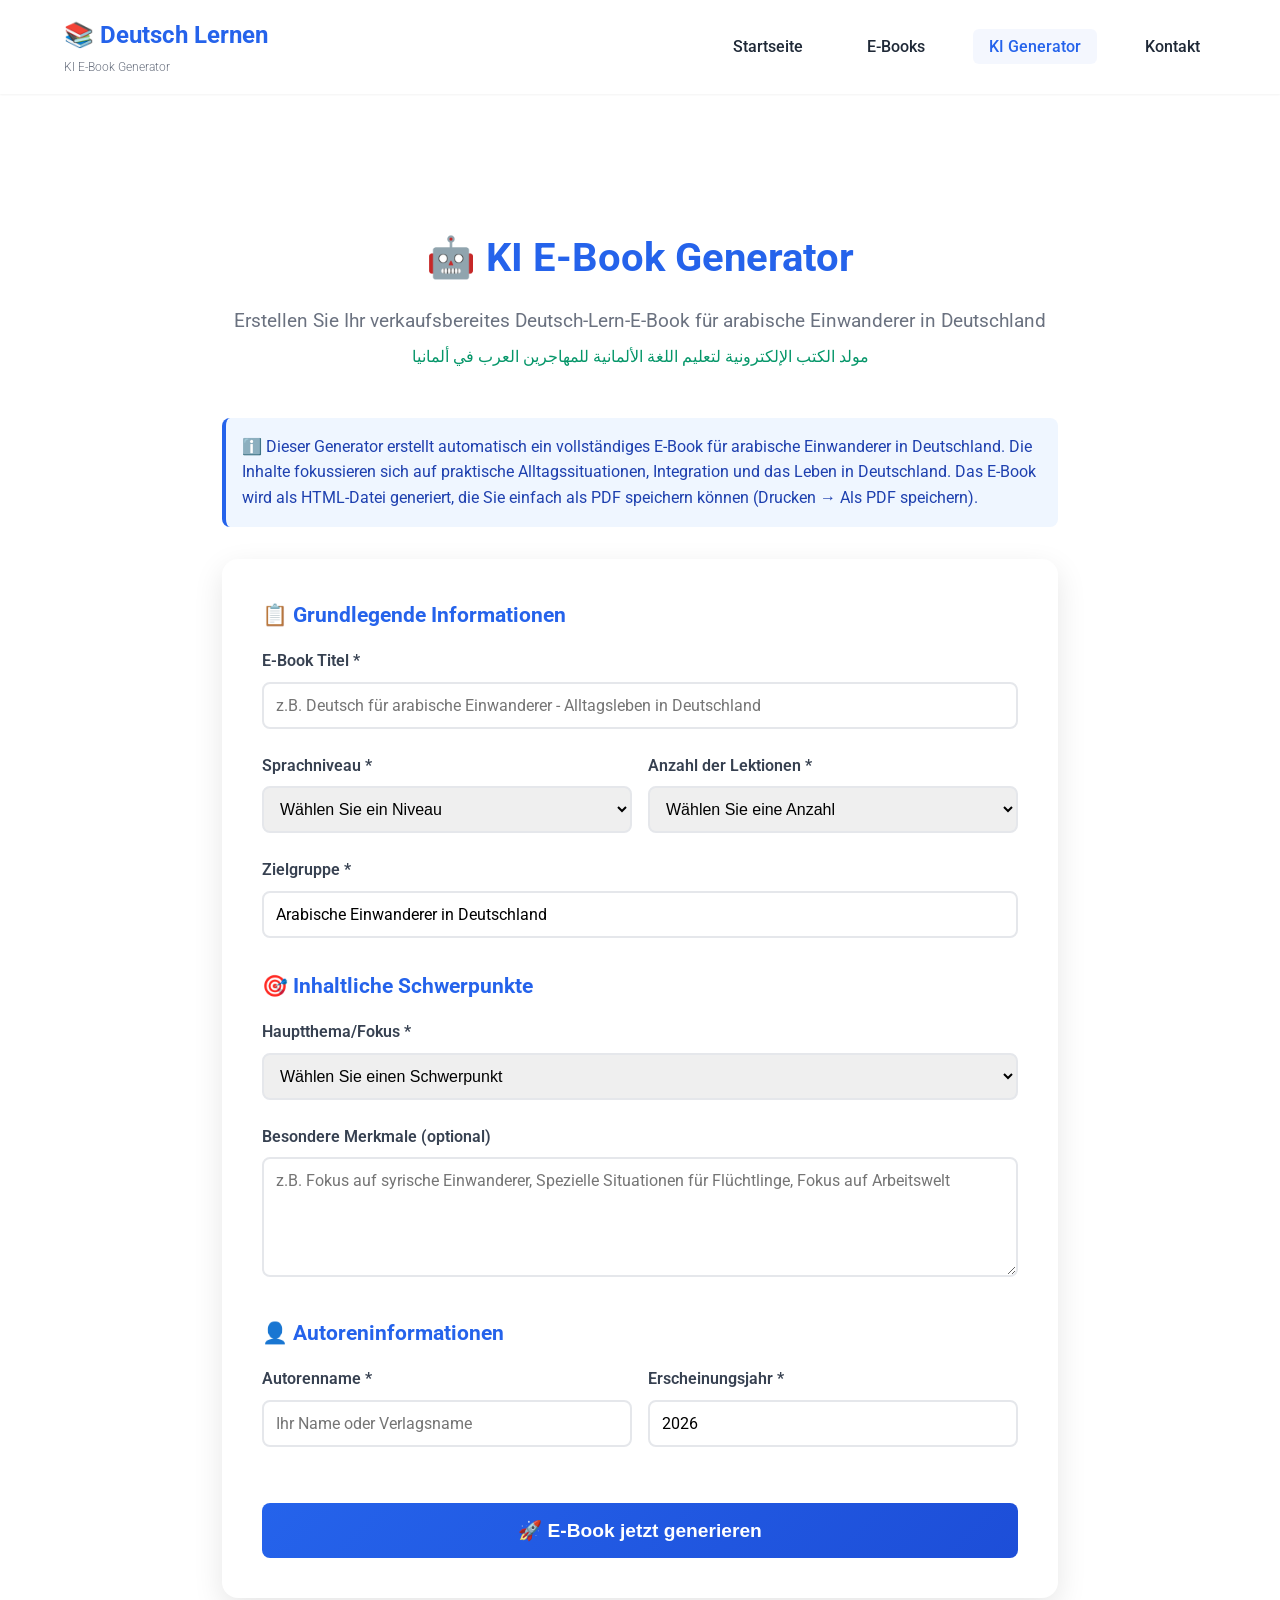
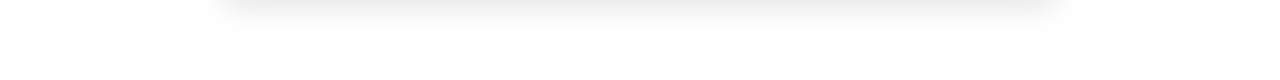
<file: ebook-generator.html>
<!DOCTYPE html>
<html lang="de">
<head>
    <meta charset="UTF-8">
    <meta name="viewport" content="width=device-width, initial-scale=1.0">
    <title>KI E-Book Generator | Deutsch Lernen</title>
    <link rel="stylesheet" href="styles.css">
    <link rel="preconnect" href="https://fonts.googleapis.com">
    <link rel="preconnect" href="https://fonts.gstatic.com" crossorigin>
    <link href="https://fonts.googleapis.com/css2?family=Cairo:wght@300;400;600;700&family=Roboto:wght@300;400;500;700&display=swap" rel="stylesheet">
    <style>
        .generator-container {
            max-width: 900px;
            margin: 100px auto 50px;
            padding: 2rem;
        }
        
        .generator-header {
            text-align: center;
            margin-bottom: 3rem;
        }
        
        .generator-header h1 {
            font-size: 2.5rem;
            color: var(--primary-color, #2563eb);
            margin-bottom: 1rem;
        }
        
        .generator-header p {
            font-size: 1.2rem;
            color: #6b7280;
        }
        
        .generator-form {
            background: white;
            border-radius: 1rem;
            padding: 2.5rem;
            box-shadow: 0 10px 30px rgba(0, 0, 0, 0.1);
        }
        
        .form-section {
            margin-bottom: 2rem;
        }
        
        .form-section h3 {
            color: var(--primary-color, #2563eb);
            margin-bottom: 1rem;
            font-size: 1.3rem;
        }
        
        .form-group {
            margin-bottom: 1.5rem;
        }
        
        .form-group label {
            display: block;
            margin-bottom: 0.5rem;
            font-weight: 600;
            color: #374151;
        }
        
        .form-group input,
        .form-group textarea,
        .form-group select {
            width: 100%;
            padding: 0.75rem;
            border: 2px solid #e5e7eb;
            border-radius: 0.5rem;
            font-size: 1rem;
            transition: border-color 0.3s;
        }
        
        .form-group input:focus,
        .form-group textarea:focus,
        .form-group select:focus {
            outline: none;
            border-color: var(--primary-color, #2563eb);
        }
        
        .form-group textarea {
            min-height: 120px;
            resize: vertical;
        }
        
        .form-row {
            display: grid;
            grid-template-columns: 1fr 1fr;
            gap: 1rem;
        }
        
        .generate-btn {
            width: 100%;
            padding: 1rem 2rem;
            background: linear-gradient(135deg, var(--primary-color, #2563eb) 0%, #1d4ed8 100%);
            color: white;
            border: none;
            border-radius: 0.5rem;
            font-size: 1.2rem;
            font-weight: 600;
            cursor: pointer;
            transition: transform 0.2s, box-shadow 0.2s;
        }
        
        .generate-btn:hover {
            transform: translateY(-2px);
            box-shadow: 0 10px 20px rgba(37, 99, 235, 0.3);
        }
        
        .generate-btn:disabled {
            background: #9ca3af;
            cursor: not-allowed;
            transform: none;
        }
        
        .progress-section {
            display: none;
            margin-top: 2rem;
            padding: 1.5rem;
            background: #f3f4f6;
            border-radius: 0.5rem;
        }
        
        .progress-section.active {
            display: block;
        }
        
        .progress-bar {
            width: 100%;
            height: 8px;
            background: #e5e7eb;
            border-radius: 4px;
            overflow: hidden;
            margin-bottom: 1rem;
        }
        
        .progress-bar-fill {
            height: 100%;
            background: linear-gradient(90deg, var(--primary-color, #2563eb), var(--secondary-color, #10b981));
            transition: width 0.3s;
            width: 0%;
        }
        
        .progress-text {
            text-align: center;
            color: #374151;
            font-weight: 500;
        }
        
        .result-section {
            display: none;
            margin-top: 2rem;
            padding: 2rem;
            background: linear-gradient(135deg, #ecfdf5 0%, #dbeafe 100%);
            border-radius: 1rem;
            text-align: center;
        }
        
        .result-section.active {
            display: block;
        }
        
        .result-section h3 {
            color: var(--primary-color, #2563eb);
            margin-bottom: 1rem;
            font-size: 1.5rem;
        }
        
        .download-btn {
            display: inline-block;
            padding: 1rem 2.5rem;
            background: var(--secondary-color, #10b981);
            color: white;
            text-decoration: none;
            border-radius: 0.5rem;
            font-weight: 600;
            margin-top: 1rem;
            cursor: pointer;
            border: none;
            font-size: 1.1rem;
            transition: transform 0.2s;
        }
        
        .download-btn:hover {
            transform: scale(1.05);
        }
        
        .info-box {
            background: #eff6ff;
            border-left: 4px solid var(--primary-color, #2563eb);
            padding: 1rem;
            margin-bottom: 2rem;
            border-radius: 0.5rem;
        }
        
        .info-box p {
            margin: 0;
            color: #1e40af;
        }
        
        @media (max-width: 768px) {
            .form-row {
                grid-template-columns: 1fr;
            }
            
            .generator-container {
                margin-top: 80px;
                padding: 1rem;
            }
            
            .generator-form {
                padding: 1.5rem;
            }
        }
    </style>
</head>
<body>
    <!-- Navigation -->
    <nav class="navbar">
        <div class="container">
            <div class="nav-brand">
                <h1>📚 Deutsch Lernen</h1>
                <p class="tagline">KI E-Book Generator</p>
            </div>
            <ul class="nav-menu">
                <li><a href="index.html" class="nav-link">Startseite</a></li>
                <li><a href="index.html#ebooks" class="nav-link">E-Books</a></li>
                <li><a href="ebook-generator.html" class="nav-link active">KI Generator</a></li>
                <li><a href="index.html#contact" class="nav-link">Kontakt</a></li>
            </ul>
            <button class="mobile-menu-toggle" aria-label="Menü öffnen">
                <span></span>
                <span></span>
                <span></span>
            </button>
        </div>
    </nav>

    <div class="generator-container">
        <div class="generator-header">
            <h1>🤖 KI E-Book Generator</h1>
            <p>Erstellen Sie Ihr verkaufsbereites Deutsch-Lern-E-Book für arabische Einwanderer in Deutschland</p>
            <p style="font-size: 1rem; color: #059669; margin-top: 0.5rem;">
                مولد الكتب الإلكترونية لتعليم اللغة الألمانية للمهاجرين العرب في ألمانيا
            </p>
        </div>

        <div class="info-box">
            <p>
                ℹ️ Dieser Generator erstellt automatisch ein vollständiges E-Book für arabische Einwanderer in Deutschland.
                Die Inhalte fokussieren sich auf praktische Alltagssituationen, Integration und das Leben in Deutschland.
                Das E-Book wird als HTML-Datei generiert, die Sie einfach als PDF speichern können (Drucken → Als PDF speichern).
            </p>
        </div>

        <div class="generator-form">
            <form id="ebookGeneratorForm">
                <div class="form-section">
                    <h3>📋 Grundlegende Informationen</h3>
                    
                    <div class="form-group">
                        <label for="ebookTitle">E-Book Titel *</label>
                        <input type="text" id="ebookTitle" required 
                               placeholder="z.B. Deutsch für arabische Einwanderer - Alltagsleben in Deutschland">
                    </div>

                    <div class="form-row">
                        <div class="form-group">
                            <label for="ebookLevel">Sprachniveau *</label>
                            <select id="ebookLevel" required>
                                <option value="">Wählen Sie ein Niveau</option>
                                <option value="A1">A1 - Anfänger</option>
                                <option value="A2">A2 - Grundlegende Kenntnisse</option>
                                <option value="B1">B1 - Mittelstufe</option>
                                <option value="B2">B2 - Gute Mittelstufe</option>
                                <option value="C1">C1 - Fortgeschritten</option>
                                <option value="C2">C2 - Muttersprachliches Niveau</option>
                            </select>
                        </div>

                        <div class="form-group">
                            <label for="ebookPages">Anzahl der Lektionen *</label>
                            <select id="ebookPages" required>
                                <option value="">Wählen Sie eine Anzahl</option>
                                <option value="5">5 Lektionen</option>
                                <option value="10">10 Lektionen</option>
                                <option value="15">15 Lektionen</option>
                                <option value="20">20 Lektionen</option>
                            </select>
                        </div>
                    </div>

                    <div class="form-group">
                        <label for="targetAudience">Zielgruppe *</label>
                        <input type="text" id="targetAudience" required 
                               value="Arabische Einwanderer in Deutschland"
                               placeholder="z.B. Arabische Einwanderer in Deutschland">
                    </div>
                </div>

                <div class="form-section">
                    <h3>🎯 Inhaltliche Schwerpunkte</h3>
                    
                    <div class="form-group">
                        <label for="ebookTopic">Hauptthema/Fokus *</label>
                        <select id="ebookTopic" required>
                            <option value="">Wählen Sie einen Schwerpunkt</option>
                            <option value="Alltag und Integration">Alltag und Integration in Deutschland</option>
                            <option value="Behörden und Ämter">Behörden und Ämter</option>
                            <option value="Arbeitssuche und Beruf">Arbeitssuche und Beruf</option>
                            <option value="Medizin und Gesundheit">Medizin und Gesundheitssystem</option>
                            <option value="Wohnung und Vermietung">Wohnung und Vermietung</option>
                            <option value="Einkaufen und Finanzen">Einkaufen und Finanzen</option>
                            <option value="Bildung und Kinderbetreuung">Bildung und Kinderbetreuung</option>
                            <option value="Öffentliche Verkehrsmittel">Öffentliche Verkehrsmittel</option>
                            <option value="Soziale Integration">Soziale Integration und Kultur</option>
                            <option value="Notfälle und Hilfe">Notfälle und Hilfe</option>
                        </select>
                    </div>

                    <div class="form-group">
                        <label for="specialFeatures">Besondere Merkmale (optional)</label>
                        <textarea id="specialFeatures" 
                                  placeholder="z.B. Fokus auf syrische Einwanderer, Spezielle Situationen für Flüchtlinge, Fokus auf Arbeitswelt"></textarea>
                    </div>
                </div>

                <div class="form-section">
                    <h3>👤 Autoreninformationen</h3>
                    
                    <div class="form-row">
                        <div class="form-group">
                            <label for="authorName">Autorenname *</label>
                            <input type="text" id="authorName" required 
                                   placeholder="Ihr Name oder Verlagsname">
                        </div>

                        <div class="form-group">
                            <label for="publicationYear">Erscheinungsjahr *</label>
                            <input type="number" id="publicationYear" required 
                                   min="2020" max="2030" value="2026">
                        </div>
                    </div>
                </div>

                <button type="submit" class="generate-btn" id="generateBtn">
                    🚀 E-Book jetzt generieren
                </button>
            </form>

            <div class="progress-section" id="progressSection">
                <div class="progress-bar">
                    <div class="progress-bar-fill" id="progressBarFill"></div>
                </div>
                <p class="progress-text" id="progressText">Initialisierung...</p>
            </div>

            <div class="result-section" id="resultSection">
                <h3>✅ E-Book erfolgreich erstellt!</h3>
                <p>Ihr verkaufsbereites E-Book wurde erfolgreich generiert.</p>
                <p style="font-size: 0.9rem; color: #6b7280; margin: 1rem 0;">
                    Das E-Book wird als HTML-Datei heruntergeladen. Öffnen Sie es im Browser und speichern Sie es als PDF 
                    (Drucken → Als PDF speichern).
                </p>
                <button class="download-btn" id="downloadBtn">
                    📥 E-Book herunterladen
                </button>
            </div>
        </div>
    </div>

    <script src="ebook-generator.js"></script>
    <script>
        // Mobile menu functionality
        const mobileMenuToggle = document.querySelector('.mobile-menu-toggle');
        const navMenu = document.querySelector('.nav-menu');
        
        if (mobileMenuToggle) {
            mobileMenuToggle.addEventListener('click', () => {
                navMenu.classList.toggle('active');
                mobileMenuToggle.classList.toggle('active');
            });
        }
    </script>
</body>
</html>
</file>
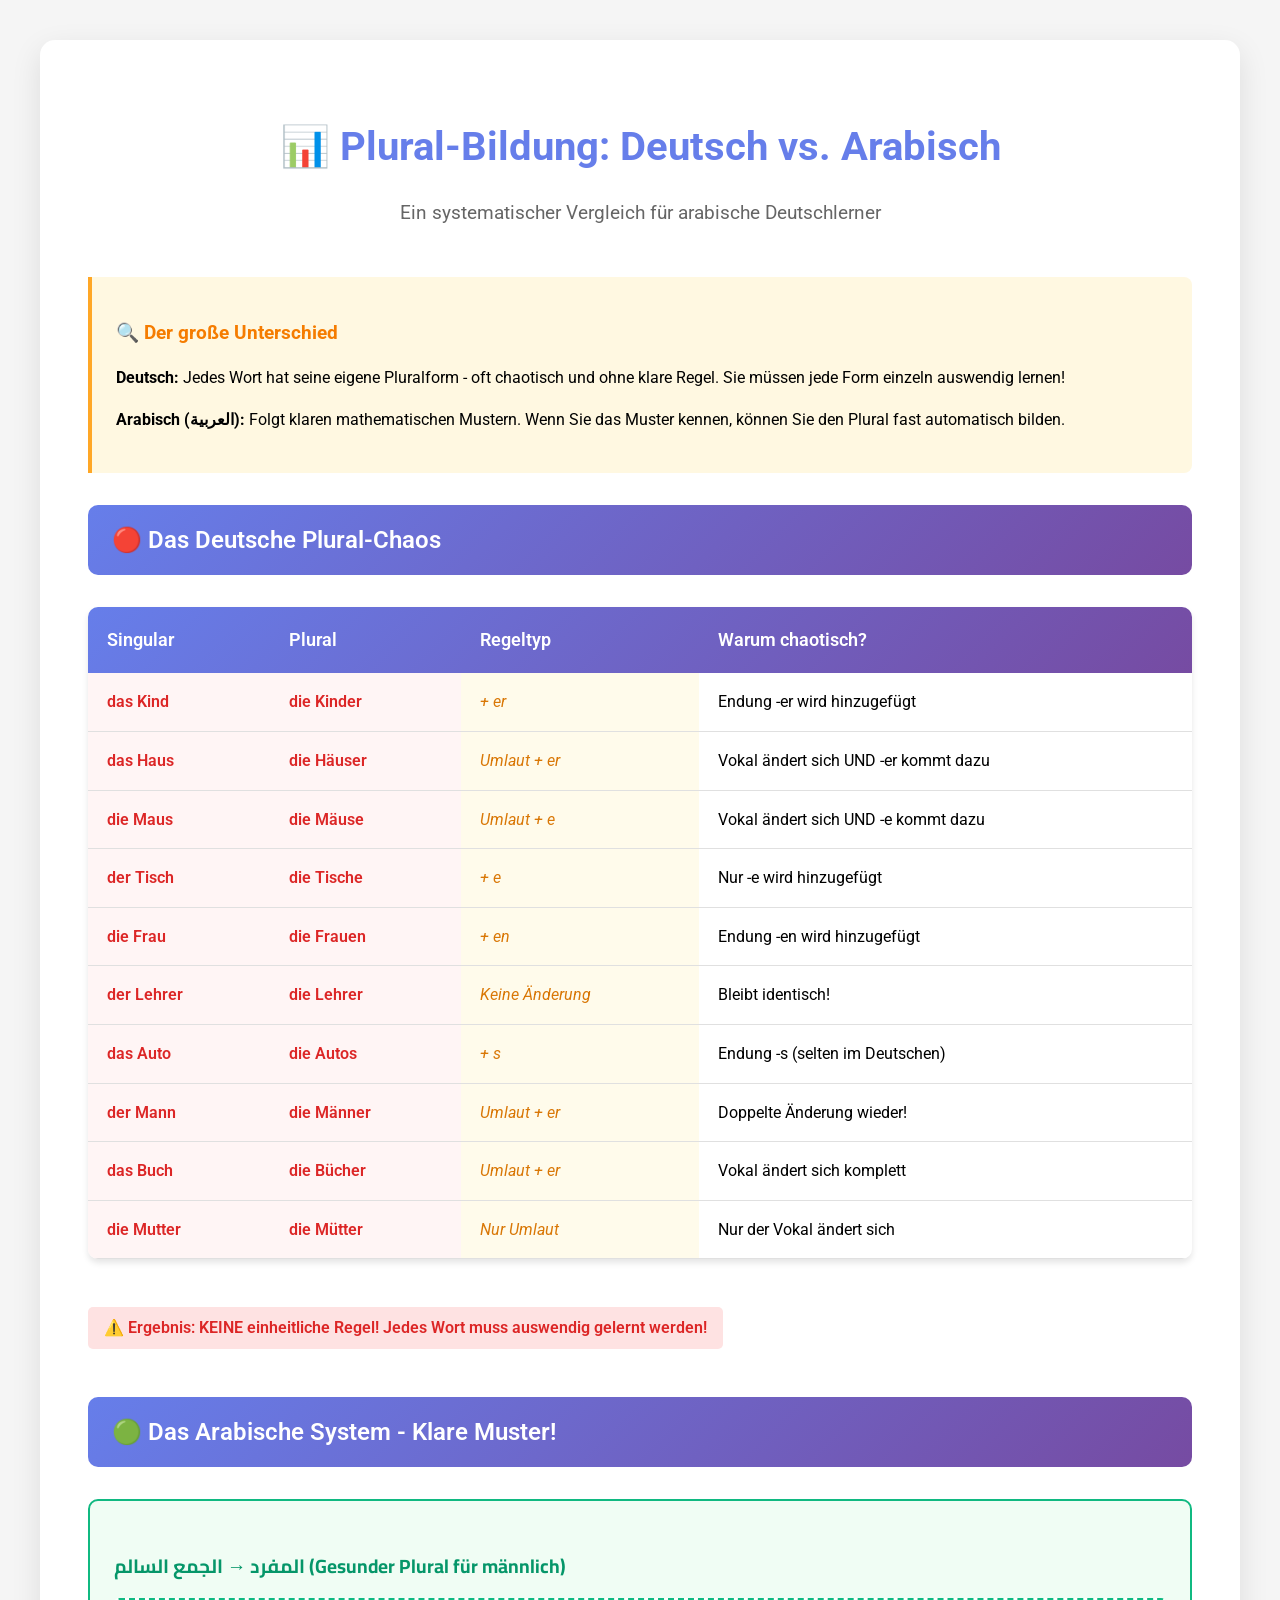
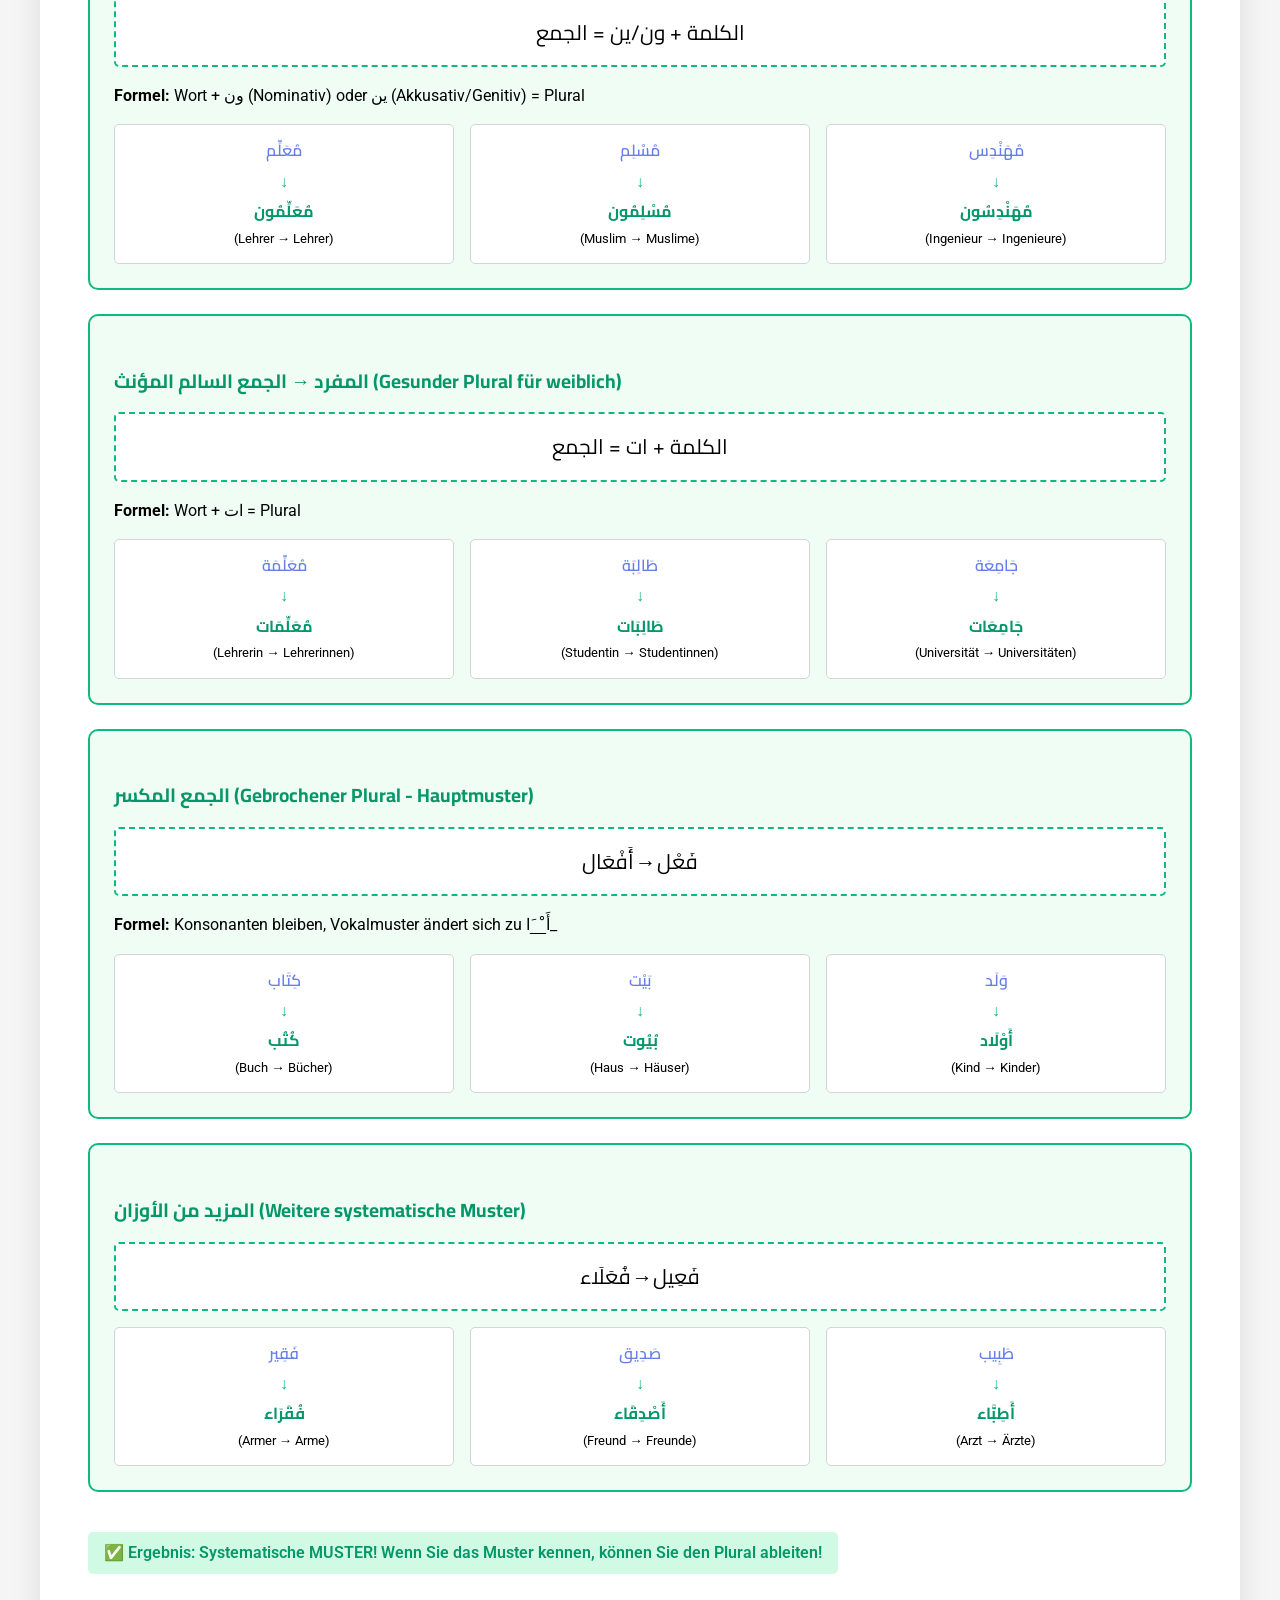
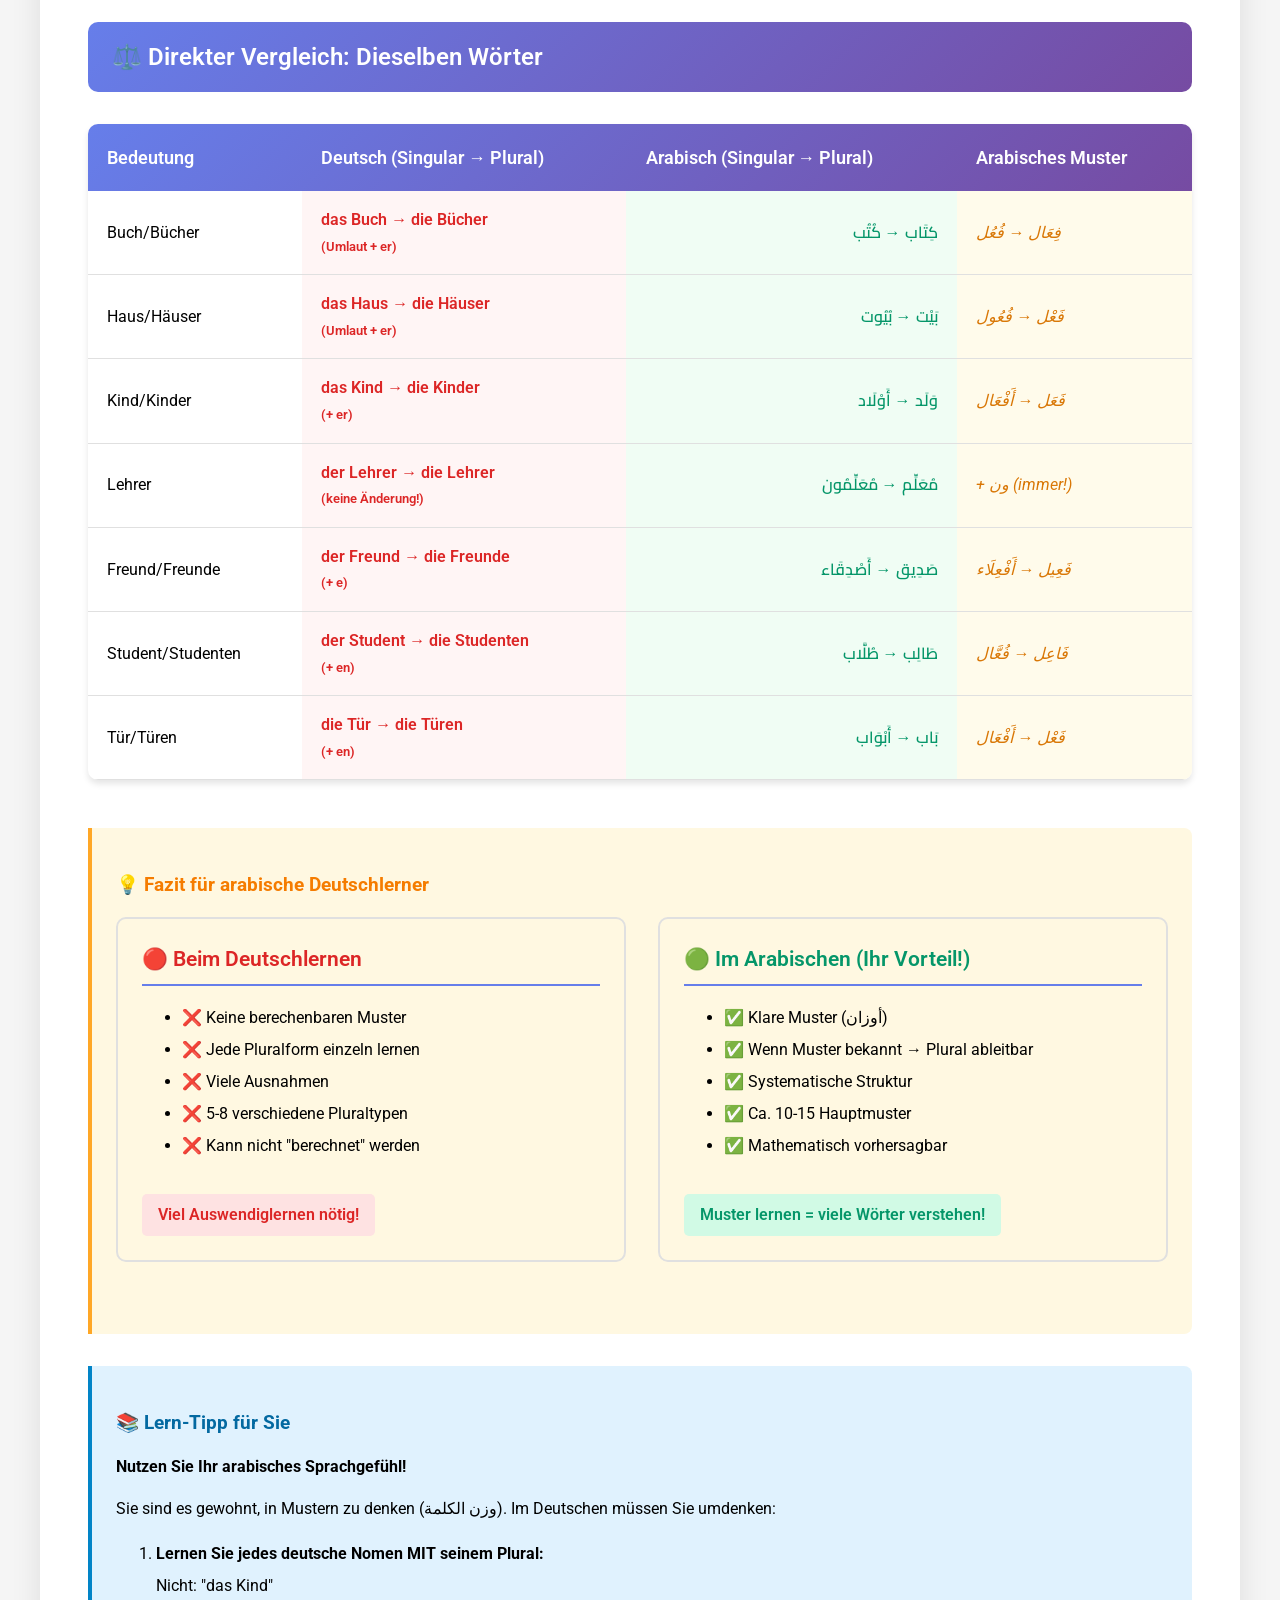
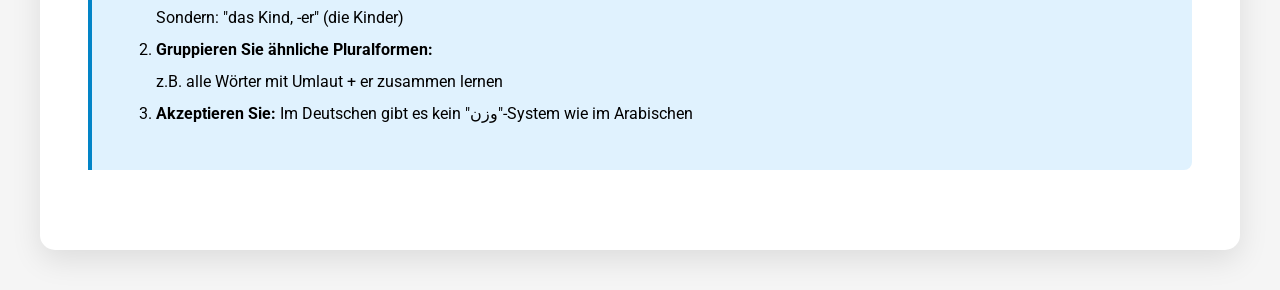
<file: plural-vergleich.html>
<!DOCTYPE html>
<html lang="de">
<head>
    <meta charset="UTF-8">
    <meta name="viewport" content="width=device-width, initial-scale=1.0">
    <title>Plural-Vergleich: Deutsch vs. Arabisch</title>
    <style>
        @import url('https://fonts.googleapis.com/css2?family=Cairo:wght@400;600;700&family=Roboto:wght@300;400;500;700&display=swap');

        body {
            font-family: 'Roboto', sans-serif;
            background: #f5f5f5;
            padding: 2rem;
            line-height: 1.6;
        }

        .container {
            max-width: 1200px;
            margin: 0 auto;
            background: white;
            padding: 3rem;
            border-radius: 15px;
            box-shadow: 0 10px 30px rgba(0,0,0,0.1);
        }

        h1 {
            color: #667eea;
            text-align: center;
            margin-bottom: 1rem;
            font-size: 2.5rem;
        }

        .subtitle {
            text-align: center;
            color: #666;
            font-size: 1.2rem;
            margin-bottom: 3rem;
        }

        .comparison-section {
            margin-bottom: 3rem;
        }

        .section-title {
            background: linear-gradient(135deg, #667eea 0%, #764ba2 100%);
            color: white;
            padding: 1rem 1.5rem;
            border-radius: 10px;
            margin-bottom: 1.5rem;
            font-size: 1.5rem;
            font-weight: 600;
        }

        .comparison-grid {
            display: grid;
            grid-template-columns: 1fr 1fr;
            gap: 2rem;
            margin-bottom: 3rem;
        }

        .comparison-box {
            border: 2px solid #e0e0e0;
            border-radius: 10px;
            padding: 1.5rem;
        }

        .box-header {
            font-size: 1.3rem;
            font-weight: 600;
            margin-bottom: 1rem;
            padding-bottom: 0.5rem;
            border-bottom: 2px solid #667eea;
        }

        .german-box .box-header {
            color: #ef4444;
        }

        .arabic-box .box-header {
            color: #10b981;
        }

        .comparison-table {
            width: 100%;
            border-collapse: collapse;
            margin: 2rem 0;
            box-shadow: 0 4px 6px rgba(0,0,0,0.1);
            border-radius: 10px;
            overflow: hidden;
        }

        .comparison-table thead {
            background: linear-gradient(135deg, #667eea 0%, #764ba2 100%);
            color: white;
        }

        .comparison-table th {
            padding: 1.2rem;
            text-align: left;
            font-weight: 600;
            font-size: 1.1rem;
        }

        .comparison-table td {
            padding: 1rem 1.2rem;
            border-bottom: 1px solid #e0e0e0;
        }

        .comparison-table tbody tr:hover {
            background: #f8f9ff;
        }

        .german-col {
            background: #fff5f5;
            font-weight: 600;
            color: #dc2626;
        }

        .arabic-col {
            font-family: 'Cairo', sans-serif;
            direction: rtl;
            background: #f0fdf4;
            font-weight: 600;
            color: #059669;
        }

        .pattern-col {
            background: #fffbeb;
            color: #d97706;
            font-style: italic;
        }

        .highlight-box {
            background: #fff8e1;
            border-left: 4px solid #ffa726;
            padding: 1.5rem;
            margin: 2rem 0;
            border-radius: 0 8px 8px 0;
        }

        .highlight-box h3 {
            color: #f57c00;
            margin-bottom: 1rem;
        }

        .pattern-examples {
            margin-top: 2rem;
        }

        .pattern-card {
            background: #f0fdf4;
            border: 2px solid #10b981;
            border-radius: 10px;
            padding: 1.5rem;
            margin-bottom: 1.5rem;
        }

        .pattern-card h4 {
            color: #059669;
            font-size: 1.2rem;
            margin-bottom: 1rem;
            font-family: 'Cairo', sans-serif;
        }

        .pattern-formula {
            background: white;
            padding: 1rem;
            border-radius: 5px;
            font-family: 'Cairo', monospace;
            text-align: center;
            font-size: 1.3rem;
            margin: 1rem 0;
            border: 2px dashed #10b981;
            direction: rtl;
        }

        .example-grid {
            display: grid;
            grid-template-columns: repeat(3, 1fr);
            gap: 1rem;
            margin-top: 1rem;
        }

        .example-item {
            background: white;
            padding: 0.8rem;
            border-radius: 5px;
            text-align: center;
            border: 1px solid #d1d5db;
        }

        .example-item .singular {
            font-family: 'Cairo', sans-serif;
            direction: rtl;
            color: #667eea;
            font-weight: 600;
            margin-bottom: 0.3rem;
        }

        .example-item .arrow {
            color: #10b981;
            margin: 0.3rem 0;
        }

        .example-item .plural {
            font-family: 'Cairo', sans-serif;
            direction: rtl;
            color: #059669;
            font-weight: 700;
        }

        .chaos-indicator {
            background: #fee2e2;
            color: #dc2626;
            padding: 0.5rem 1rem;
            border-radius: 5px;
            display: inline-block;
            font-weight: 600;
            margin-top: 1rem;
        }

        .system-indicator {
            background: #d1fae5;
            color: #059669;
            padding: 0.5rem 1rem;
            border-radius: 5px;
            display: inline-block;
            font-weight: 600;
            margin-top: 1rem;
        }

        @media (max-width: 768px) {
            .comparison-grid {
                grid-template-columns: 1fr;
            }

            .example-grid {
                grid-template-columns: 1fr;
            }

            .container {
                padding: 1.5rem;
            }
        }
    </style>
</head>
<body>
    <div class="container">
        <h1>📊 Plural-Bildung: Deutsch vs. Arabisch</h1>
        <p class="subtitle">Ein systematischer Vergleich für arabische Deutschlerner</p>

        <div class="highlight-box">
            <h3>🔍 Der große Unterschied</h3>
            <p><strong>Deutsch:</strong> Jedes Wort hat seine eigene Pluralform - oft chaotisch und ohne klare Regel. Sie müssen jede Form einzeln auswendig lernen!</p>
            <p><strong>Arabisch (العربية):</strong> Folgt klaren mathematischen Mustern. Wenn Sie das Muster kennen, können Sie den Plural fast automatisch bilden.</p>
        </div>

        <!-- Hauptvergleichstabelle -->
        <h2 class="section-title">🔴 Das Deutsche Plural-Chaos</h2>

        <table class="comparison-table">
            <thead>
                <tr>
                    <th>Singular</th>
                    <th>Plural</th>
                    <th>Regeltyp</th>
                    <th>Warum chaotisch?</th>
                </tr>
            </thead>
            <tbody>
                <tr>
                    <td class="german-col">das Kind</td>
                    <td class="german-col">die Kinder</td>
                    <td class="pattern-col">+ er</td>
                    <td>Endung -er wird hinzugefügt</td>
                </tr>
                <tr>
                    <td class="german-col">das Haus</td>
                    <td class="german-col">die Häuser</td>
                    <td class="pattern-col">Umlaut + er</td>
                    <td>Vokal ändert sich UND -er kommt dazu</td>
                </tr>
                <tr>
                    <td class="german-col">die Maus</td>
                    <td class="german-col">die Mäuse</td>
                    <td class="pattern-col">Umlaut + e</td>
                    <td>Vokal ändert sich UND -e kommt dazu</td>
                </tr>
                <tr>
                    <td class="german-col">der Tisch</td>
                    <td class="german-col">die Tische</td>
                    <td class="pattern-col">+ e</td>
                    <td>Nur -e wird hinzugefügt</td>
                </tr>
                <tr>
                    <td class="german-col">die Frau</td>
                    <td class="german-col">die Frauen</td>
                    <td class="pattern-col">+ en</td>
                    <td>Endung -en wird hinzugefügt</td>
                </tr>
                <tr>
                    <td class="german-col">der Lehrer</td>
                    <td class="german-col">die Lehrer</td>
                    <td class="pattern-col">Keine Änderung</td>
                    <td>Bleibt identisch!</td>
                </tr>
                <tr>
                    <td class="german-col">das Auto</td>
                    <td class="german-col">die Autos</td>
                    <td class="pattern-col">+ s</td>
                    <td>Endung -s (selten im Deutschen)</td>
                </tr>
                <tr>
                    <td class="german-col">der Mann</td>
                    <td class="german-col">die Männer</td>
                    <td class="pattern-col">Umlaut + er</td>
                    <td>Doppelte Änderung wieder!</td>
                </tr>
                <tr>
                    <td class="german-col">das Buch</td>
                    <td class="german-col">die Bücher</td>
                    <td class="pattern-col">Umlaut + er</td>
                    <td>Vokal ändert sich komplett</td>
                </tr>
                <tr>
                    <td class="german-col">die Mutter</td>
                    <td class="german-col">die Mütter</td>
                    <td class="pattern-col">Nur Umlaut</td>
                    <td>Nur der Vokal ändert sich</td>
                </tr>
            </tbody>
        </table>

        <div class="chaos-indicator">
            ⚠️ Ergebnis: KEINE einheitliche Regel! Jedes Wort muss auswendig gelernt werden!
        </div>

        <!-- Arabische Systematik -->
        <h2 class="section-title" style="margin-top: 3rem;">🟢 Das Arabische System - Klare Muster!</h2>

        <div class="pattern-examples">
            <!-- Muster 1: Gesunder Plural -->
            <div class="pattern-card">
                <h4>المفرد → الجمع السالم (Gesunder Plural für männlich)</h4>
                <div class="pattern-formula">
                    الكلمة + ون/ين = الجمع
                </div>
                <p><strong>Formel:</strong> Wort + ون (Nominativ) oder ين (Akkusativ/Genitiv) = Plural</p>

                <div class="example-grid">
                    <div class="example-item">
                        <div class="singular">مُعَلِّم</div>
                        <div class="arrow">↓</div>
                        <div class="plural">مُعَلِّمُون</div>
                        <small>(Lehrer → Lehrer)</small>
                    </div>
                    <div class="example-item">
                        <div class="singular">مُسْلِم</div>
                        <div class="arrow">↓</div>
                        <div class="plural">مُسْلِمُون</div>
                        <small>(Muslim → Muslime)</small>
                    </div>
                    <div class="example-item">
                        <div class="singular">مُهَنْدِس</div>
                        <div class="arrow">↓</div>
                        <div class="plural">مُهَنْدِسُون</div>
                        <small>(Ingenieur → Ingenieure)</small>
                    </div>
                </div>
            </div>

            <!-- Muster 2: Weiblicher Plural -->
            <div class="pattern-card">
                <h4>المفرد → الجمع السالم المؤنث (Gesunder Plural für weiblich)</h4>
                <div class="pattern-formula">
                    الكلمة + ات = الجمع
                </div>
                <p><strong>Formel:</strong> Wort + ات = Plural</p>

                <div class="example-grid">
                    <div class="example-item">
                        <div class="singular">مُعَلِّمَة</div>
                        <div class="arrow">↓</div>
                        <div class="plural">مُعَلِّمَات</div>
                        <small>(Lehrerin → Lehrerinnen)</small>
                    </div>
                    <div class="example-item">
                        <div class="singular">طَالِبَة</div>
                        <div class="arrow">↓</div>
                        <div class="plural">طَالِبَات</div>
                        <small>(Studentin → Studentinnen)</small>
                    </div>
                    <div class="example-item">
                        <div class="singular">جَامِعَة</div>
                        <div class="arrow">↓</div>
                        <div class="plural">جَامِعَات</div>
                        <small>(Universität → Universitäten)</small>
                    </div>
                </div>
            </div>

            <!-- Muster 3: Gebrochener Plural (häufigste Muster) -->
            <div class="pattern-card">
                <h4>الجمع المكسر (Gebrochener Plural - Hauptmuster)</h4>
                <div class="pattern-formula">
                    فَعْل → أَفْعَال
                </div>
                <p><strong>Formel:</strong> Konsonanten bleiben, Vokalmuster ändert sich zu أَ_ْ_َا_</p>

                <div class="example-grid">
                    <div class="example-item">
                        <div class="singular">كِتَاب</div>
                        <div class="arrow">↓</div>
                        <div class="plural">كُتُب</div>
                        <small>(Buch → Bücher)</small>
                    </div>
                    <div class="example-item">
                        <div class="singular">بَيْت</div>
                        <div class="arrow">↓</div>
                        <div class="plural">بُيُوت</div>
                        <small>(Haus → Häuser)</small>
                    </div>
                    <div class="example-item">
                        <div class="singular">وَلَد</div>
                        <div class="arrow">↓</div>
                        <div class="plural">أَوْلَاد</div>
                        <small>(Kind → Kinder)</small>
                    </div>
                </div>
            </div>

            <!-- Muster 4: Weitere Muster -->
            <div class="pattern-card">
                <h4>المزيد من الأوزان (Weitere systematische Muster)</h4>
                <div class="pattern-formula">
                    فَعِيل → فُعَلَاء
                </div>

                <div class="example-grid">
                    <div class="example-item">
                        <div class="singular">فَقِير</div>
                        <div class="arrow">↓</div>
                        <div class="plural">فُقَرَاء</div>
                        <small>(Armer → Arme)</small>
                    </div>
                    <div class="example-item">
                        <div class="singular">صَدِيق</div>
                        <div class="arrow">↓</div>
                        <div class="plural">أَصْدِقَاء</div>
                        <small>(Freund → Freunde)</small>
                    </div>
                    <div class="example-item">
                        <div class="singular">طَبِيب</div>
                        <div class="arrow">↓</div>
                        <div class="plural">أَطِبَّاء</div>
                        <small>(Arzt → Ärzte)</small>
                    </div>
                </div>
            </div>
        </div>

        <div class="system-indicator">
            ✅ Ergebnis: Systematische MUSTER! Wenn Sie das Muster kennen, können Sie den Plural ableiten!
        </div>

        <!-- Direkter Vergleich -->
        <h2 class="section-title" style="margin-top: 3rem;">⚖️ Direkter Vergleich: Dieselben Wörter</h2>

        <table class="comparison-table">
            <thead>
                <tr>
                    <th>Bedeutung</th>
                    <th>Deutsch (Singular → Plural)</th>
                    <th>Arabisch (Singular → Plural)</th>
                    <th>Arabisches Muster</th>
                </tr>
            </thead>
            <tbody>
                <tr>
                    <td>Buch/Bücher</td>
                    <td class="german-col">das Buch → die Bücher<br><small>(Umlaut + er)</small></td>
                    <td class="arabic-col">كِتَاب → كُتُب</td>
                    <td class="pattern-col">فِعَال → فُعُل</td>
                </tr>
                <tr>
                    <td>Haus/Häuser</td>
                    <td class="german-col">das Haus → die Häuser<br><small>(Umlaut + er)</small></td>
                    <td class="arabic-col">بَيْت → بُيُوت</td>
                    <td class="pattern-col">فَعْل → فُعُول</td>
                </tr>
                <tr>
                    <td>Kind/Kinder</td>
                    <td class="german-col">das Kind → die Kinder<br><small>(+ er)</small></td>
                    <td class="arabic-col">وَلَد → أَوْلَاد</td>
                    <td class="pattern-col">فَعَل → أَفْعَال</td>
                </tr>
                <tr>
                    <td>Lehrer</td>
                    <td class="german-col">der Lehrer → die Lehrer<br><small>(keine Änderung!)</small></td>
                    <td class="arabic-col">مُعَلِّم → مُعَلِّمُون</td>
                    <td class="pattern-col">+ ون (immer!)</td>
                </tr>
                <tr>
                    <td>Freund/Freunde</td>
                    <td class="german-col">der Freund → die Freunde<br><small>(+ e)</small></td>
                    <td class="arabic-col">صَدِيق → أَصْدِقَاء</td>
                    <td class="pattern-col">فَعِيل → أَفْعِلَاء</td>
                </tr>
                <tr>
                    <td>Student/Studenten</td>
                    <td class="german-col">der Student → die Studenten<br><small>(+ en)</small></td>
                    <td class="arabic-col">طَالِب → طُلَّاب</td>
                    <td class="pattern-col">فَاعِل → فُعَّال</td>
                </tr>
                <tr>
                    <td>Tür/Türen</td>
                    <td class="german-col">die Tür → die Türen<br><small>(+ en)</small></td>
                    <td class="arabic-col">بَاب → أَبْوَاب</td>
                    <td class="pattern-col">فَعْل → أَفْعَال</td>
                </tr>
            </tbody>
        </table>

        <div class="highlight-box" style="margin-top: 3rem;">
            <h3>💡 Fazit für arabische Deutschlerner</h3>
            <div class="comparison-grid">
                <div class="comparison-box">
                    <div class="box-header" style="color: #dc2626;">
                        🔴 Beim Deutschlernen
                    </div>
                    <ul style="line-height: 2;">
                        <li>❌ Keine berechenbaren Muster</li>
                        <li>❌ Jede Pluralform einzeln lernen</li>
                        <li>❌ Viele Ausnahmen</li>
                        <li>❌ 5-8 verschiedene Pluraltypen</li>
                        <li>❌ Kann nicht "berechnet" werden</li>
                    </ul>
                    <div class="chaos-indicator">Viel Auswendiglernen nötig!</div>
                </div>

                <div class="comparison-box">
                    <div class="box-header" style="color: #059669;">
                        🟢 Im Arabischen (Ihr Vorteil!)
                    </div>
                    <ul style="line-height: 2;">
                        <li>✅ Klare Muster (أوزان)</li>
                        <li>✅ Wenn Muster bekannt → Plural ableitbar</li>
                        <li>✅ Systematische Struktur</li>
                        <li>✅ Ca. 10-15 Hauptmuster</li>
                        <li>✅ Mathematisch vorhersagbar</li>
                    </ul>
                    <div class="system-indicator">Muster lernen = viele Wörter verstehen!</div>
                </div>
            </div>
        </div>

        <div class="highlight-box" style="background: #e0f2fe; border-left-color: #0284c7;">
            <h3 style="color: #0369a1;">📚 Lern-Tipp für Sie</h3>
            <p><strong>Nutzen Sie Ihr arabisches Sprachgefühl!</strong></p>
            <p>Sie sind es gewohnt, in Mustern zu denken (وزن الكلمة). Im Deutschen müssen Sie umdenken:</p>
            <ol style="line-height: 2; margin-top: 1rem;">
                <li><strong>Lernen Sie jedes deutsche Nomen MIT seinem Plural:</strong><br>
                    Nicht: "das Kind"<br>
                    Sondern: "das Kind, -er" (die Kinder)</li>
                <li><strong>Gruppieren Sie ähnliche Pluralformen:</strong><br>
                    z.B. alle Wörter mit Umlaut + er zusammen lernen</li>
                <li><strong>Akzeptieren Sie:</strong> Im Deutschen gibt es kein "وزن"-System wie im Arabischen</li>
            </ol>
        </div>
    </div>
</body>
</html>
</file>
<file: styles.css>
/* Reset and Base Styles */
* {
    margin: 0;
    padding: 0;
    box-sizing: border-box;
}

:root {
    /* Color Palette */
    --primary-color: #2563eb;
    --primary-dark: #1e40af;
    --primary-light: #3b82f6;
    --secondary-color: #10b981;
    --accent-color: #f59e0b;
    --text-dark: #1f2937;
    --text-light: #6b7280;
    --bg-light: #f9fafb;
    --bg-white: #ffffff;
    --border-color: #e5e7eb;
    --success-color: #10b981;
    --warning-color: #f59e0b;
    --error-color: #ef4444;

    /* Spacing */
    --spacing-xs: 0.5rem;
    --spacing-sm: 1rem;
    --spacing-md: 1.5rem;
    --spacing-lg: 2rem;
    --spacing-xl: 3rem;
    --spacing-2xl: 4rem;

    /* Typography */
    --font-primary: 'Roboto', -apple-system, BlinkMacSystemFont, 'Segoe UI', sans-serif;
    --font-arabic: 'Cairo', 'Roboto', sans-serif;

    /* Shadows */
    --shadow-sm: 0 1px 2px 0 rgba(0, 0, 0, 0.05);
    --shadow-md: 0 4px 6px -1px rgba(0, 0, 0, 0.1);
    --shadow-lg: 0 10px 15px -3px rgba(0, 0, 0, 0.1);
    --shadow-xl: 0 20px 25px -5px rgba(0, 0, 0, 0.1);

    /* Border Radius */
    --radius-sm: 0.375rem;
    --radius-md: 0.5rem;
    --radius-lg: 0.75rem;
    --radius-xl: 1rem;

    /* Transitions */
    --transition-fast: 150ms ease;
    --transition-base: 250ms ease;
    --transition-slow: 350ms ease;
}

body {
    font-family: var(--font-primary);
    color: var(--text-dark);
    line-height: 1.6;
    overflow-x: hidden;
}

.container {
    max-width: 1200px;
    margin: 0 auto;
    padding: 0 var(--spacing-md);
}

/* Navigation */
.navbar {
    background: var(--bg-white);
    box-shadow: var(--shadow-sm);
    position: sticky;
    top: 0;
    z-index: 1000;
    padding: var(--spacing-sm) 0;
}

.navbar .container {
    display: flex;
    justify-content: space-between;
    align-items: center;
}

.nav-brand h1 {
    font-size: 1.5rem;
    color: var(--primary-color);
    margin-bottom: 0.25rem;
}

.tagline {
    font-size: 0.75rem;
    color: var(--text-light);
    font-weight: 300;
}

.nav-menu {
    display: flex;
    gap: var(--spacing-lg);
    list-style: none;
}

.nav-link {
    text-decoration: none;
    color: var(--text-dark);
    font-weight: 500;
    transition: color var(--transition-fast);
    padding: var(--spacing-xs) var(--spacing-sm);
    border-radius: var(--radius-sm);
}

.nav-link:hover,
.nav-link.active {
    color: var(--primary-color);
    background: rgba(37, 99, 235, 0.05);
}

.mobile-menu-toggle {
    display: none;
    flex-direction: column;
    gap: 0.25rem;
    background: none;
    border: none;
    cursor: pointer;
}

.mobile-menu-toggle span {
    width: 24px;
    height: 2px;
    background: var(--text-dark);
    transition: var(--transition-base);
}

/* Hero Section */
.hero {
    background: linear-gradient(135deg, #667eea 0%, #764ba2 100%);
    color: white;
    padding: var(--spacing-2xl) 0;
    position: relative;
    overflow: hidden;
}

.hero::before {
    content: '';
    position: absolute;
    top: 0;
    left: 0;
    right: 0;
    bottom: 0;
    background: url('data:image/svg+xml,<svg width="100" height="100" xmlns="http://www.w3.org/2000/svg"><rect width="100" height="100" fill="none"/><path d="M0 0L50 50L0 100L50 50L100 100L50 50L100 0L50 50Z" stroke="rgba(255,255,255,0.05)" stroke-width="1" fill="none"/></svg>');
    opacity: 0.3;
}

.hero .container {
    display: grid;
    grid-template-columns: 1fr 1fr;
    gap: var(--spacing-xl);
    align-items: center;
    position: relative;
    z-index: 1;
}

.hero-content {
    animation: fadeInUp 0.8s ease;
}

.hero-title {
    font-size: 3rem;
    font-weight: 700;
    margin-bottom: var(--spacing-sm);
    line-height: 1.2;
}

.hero-subtitle {
    font-family: var(--font-arabic);
    font-size: 2rem;
    margin-bottom: var(--spacing-md);
    opacity: 0.95;
    direction: rtl;
}

.hero-description {
    font-size: 1.125rem;
    margin-bottom: var(--spacing-lg);
    opacity: 0.9;
    line-height: 1.7;
}

.hero-buttons {
    display: flex;
    gap: var(--spacing-md);
}

/* Book Illustration */
.book-illustration {
    display: flex;
    justify-content: center;
    align-items: center;
    animation: fadeInUp 0.8s ease 0.2s both;
}

.book-stack {
    position: relative;
    width: 300px;
    height: 350px;
}

.book {
    position: absolute;
    width: 200px;
    height: 280px;
    border-radius: var(--radius-md);
    box-shadow: var(--shadow-xl);
    transition: transform var(--transition-slow);
}

.book-1 {
    background: linear-gradient(145deg, #f59e0b, #d97706);
    left: 0;
    top: 40px;
    transform: rotate(-8deg);
}

.book-2 {
    background: linear-gradient(145deg, #10b981, #059669);
    left: 50px;
    top: 20px;
    transform: rotate(2deg);
    z-index: 2;
}

.book-3 {
    background: linear-gradient(145deg, #3b82f6, #2563eb);
    left: 100px;
    top: 0;
    transform: rotate(8deg);
}

.book-stack:hover .book-1 {
    transform: rotate(-12deg) translateY(-10px);
}

.book-stack:hover .book-2 {
    transform: rotate(0deg) translateY(-15px);
}

.book-stack:hover .book-3 {
    transform: rotate(12deg) translateY(-10px);
}

/* Buttons */
.btn {
    display: inline-block;
    padding: 0.75rem 1.5rem;
    border-radius: var(--radius-md);
    font-weight: 600;
    text-decoration: none;
    transition: all var(--transition-base);
    cursor: pointer;
    border: 2px solid transparent;
    font-size: 1rem;
}

.btn-primary {
    background: var(--bg-white);
    color: var(--primary-color);
}

.btn-primary:hover {
    background: var(--bg-light);
    transform: translateY(-2px);
    box-shadow: var(--shadow-lg);
}

.btn-secondary {
    background: transparent;
    color: var(--bg-white);
    border-color: var(--bg-white);
}

.btn-secondary:hover {
    background: rgba(255, 255, 255, 0.1);
    transform: translateY(-2px);
}

.btn-buy {
    background: var(--primary-color);
    color: white;
}

.btn-buy:hover {
    background: var(--primary-dark);
    transform: translateY(-2px);
    box-shadow: var(--shadow-md);
}

.btn-large {
    padding: 1rem 2rem;
    font-size: 1.125rem;
}

/* Features Section */
.features {
    padding: var(--spacing-2xl) 0;
    background: var(--bg-light);
}

.section-title {
    text-align: center;
    font-size: 2.5rem;
    margin-bottom: var(--spacing-xl);
    color: var(--text-dark);
}

.section-subtitle {
    text-align: center;
    font-size: 1.25rem;
    color: var(--text-light);
    margin-bottom: var(--spacing-xl);
}

.features-grid {
    display: grid;
    grid-template-columns: repeat(auto-fit, minmax(300px, 1fr));
    gap: var(--spacing-lg);
}

.feature-card {
    background: var(--bg-white);
    padding: var(--spacing-lg);
    border-radius: var(--radius-lg);
    box-shadow: var(--shadow-sm);
    transition: all var(--transition-base);
}

.feature-card:hover {
    transform: translateY(-5px);
    box-shadow: var(--shadow-lg);
}

.feature-icon {
    font-size: 3rem;
    margin-bottom: var(--spacing-md);
}

.feature-card h3 {
    font-size: 1.25rem;
    margin-bottom: var(--spacing-sm);
    color: var(--text-dark);
}

.feature-card p {
    color: var(--text-light);
    line-height: 1.6;
}

/* E-Books Section */
.ebooks-section {
    padding: var(--spacing-2xl) 0;
    background: var(--bg-white);
}

.ebooks-grid {
    display: grid;
    grid-template-columns: repeat(auto-fill, minmax(320px, 1fr));
    gap: var(--spacing-lg);
    margin-bottom: var(--spacing-2xl);
}

.ebook-card {
    background: var(--bg-white);
    border-radius: var(--radius-xl);
    overflow: hidden;
    box-shadow: var(--shadow-md);
    transition: all var(--transition-base);
    position: relative;
}

.ebook-card.featured {
    border: 2px solid var(--primary-color);
}

.featured-badge {
    position: absolute;
    top: 12px;
    right: 12px;
    background: var(--accent-color);
    color: white;
    padding: 0.5rem 1rem;
    border-radius: var(--radius-md);
    font-weight: 600;
    font-size: 0.875rem;
    z-index: 10;
    box-shadow: var(--shadow-md);
}

.ebook-card:hover {
    transform: translateY(-8px);
    box-shadow: var(--shadow-xl);
}

.ebook-cover {
    height: 220px;
    display: flex;
    align-items: center;
    justify-content: center;
    position: relative;
    background: linear-gradient(135deg, #667eea 0%, #764ba2 100%);
}

.level-beginner {
    background: linear-gradient(135deg, #f59e0b 0%, #d97706 100%);
}

.level-intermediate {
    background: linear-gradient(135deg, #10b981 0%, #059669 100%);
}

.level-advanced {
    background: linear-gradient(135deg, #ef4444 0%, #dc2626 100%);
}

.level-grammar {
    background: linear-gradient(135deg, #8b5cf6 0%, #7c3aed 100%);
}

.level-vocabulary {
    background: linear-gradient(135deg, #3b82f6 0%, #2563eb 100%);
}

.level-conversation {
    background: linear-gradient(135deg, #ec4899 0%, #db2777 100%);
}

.level-badge {
    position: absolute;
    top: 12px;
    left: 12px;
    background: rgba(255, 255, 255, 0.25);
    backdrop-filter: blur(10px);
    color: white;
    padding: 0.375rem 0.75rem;
    border-radius: var(--radius-sm);
    font-weight: 600;
    font-size: 0.875rem;
    border: 1px solid rgba(255, 255, 255, 0.3);
}

.cover-content {
    text-align: center;
    color: white;
}

.cover-content h3 {
    font-size: 1.5rem;
    margin-bottom: 0.5rem;
}

.cover-content p {
    font-family: var(--font-arabic);
    font-size: 1.125rem;
    opacity: 0.9;
}

.ebook-info {
    padding: var(--spacing-lg);
}

.ebook-title {
    font-size: 1.25rem;
    margin-bottom: 0.25rem;
    color: var(--text-dark);
}

.ebook-subtitle {
    font-family: var(--font-arabic);
    font-size: 1rem;
    color: var(--text-light);
    margin-bottom: var(--spacing-md);
    direction: rtl;
}

.ebook-description {
    color: var(--text-light);
    margin-bottom: var(--spacing-md);
    line-height: 1.6;
}

.ebook-features {
    list-style: none;
    margin-bottom: var(--spacing-md);
}

.ebook-features li {
    padding: 0.375rem 0;
    color: var(--text-light);
    font-size: 0.938rem;
}

.ebook-footer {
    display: flex;
    justify-content: space-between;
    align-items: center;
    padding-top: var(--spacing-md);
    border-top: 1px solid var(--border-color);
}

.price {
    font-size: 1.5rem;
    font-weight: 700;
    color: var(--primary-color);
}

.old-price {
    font-size: 1rem;
    text-decoration: line-through;
    color: var(--text-light);
    margin-right: 0.5rem;
}

/* Bundle Section */
.bundle-section {
    background: linear-gradient(135deg, #667eea 0%, #764ba2 100%);
    padding: var(--spacing-xl);
    border-radius: var(--radius-xl);
    margin-top: var(--spacing-2xl);
}

.bundle-title {
    color: white;
    font-size: 2rem;
    text-align: center;
    margin-bottom: 0.5rem;
}

.bundle-subtitle {
    color: rgba(255, 255, 255, 0.9);
    text-align: center;
    font-size: 1.125rem;
    margin-bottom: var(--spacing-lg);
}

.bundle-card {
    background: var(--bg-white);
    border-radius: var(--radius-lg);
    padding: var(--spacing-lg);
    box-shadow: var(--shadow-xl);
}

.bundle-content {
    display: grid;
    grid-template-columns: 2fr 1fr;
    gap: var(--spacing-xl);
    align-items: center;
}

.bundle-info h4 {
    font-size: 1.5rem;
    margin-bottom: var(--spacing-sm);
    color: var(--text-dark);
}

.bundle-info > p {
    color: var(--text-light);
    margin-bottom: var(--spacing-md);
}

.bundle-includes {
    list-style: none;
}

.bundle-includes li {
    padding: 0.5rem 0;
    color: var(--text-light);
}

.bundle-pricing {
    text-align: center;
}

.bundle-price {
    display: flex;
    flex-direction: column;
    align-items: center;
    margin-bottom: var(--spacing-md);
}

.bundle-old-price {
    font-size: 1.25rem;
    text-decoration: line-through;
    color: var(--text-light);
}

.bundle-new-price {
    font-size: 3rem;
    font-weight: 700;
    color: var(--primary-color);
    line-height: 1;
}

.bundle-save {
    background: var(--success-color);
    color: white;
    padding: 0.375rem 0.75rem;
    border-radius: var(--radius-sm);
    font-size: 0.875rem;
    font-weight: 600;
    margin-top: 0.5rem;
}

/* About Section */
.about-section {
    padding: var(--spacing-2xl) 0;
    background: var(--bg-light);
}

.about-content {
    display: grid;
    grid-template-columns: 1.5fr 1fr;
    gap: var(--spacing-xl);
}

.about-text p {
    margin-bottom: var(--spacing-md);
    color: var(--text-light);
    line-height: 1.7;
}

.about-list {
    margin: var(--spacing-md) 0;
    padding-left: var(--spacing-lg);
}

.about-list li {
    margin-bottom: var(--spacing-sm);
    color: var(--text-light);
}

.stats-grid {
    display: grid;
    grid-template-columns: repeat(3, 1fr);
    gap: var(--spacing-md);
    margin-top: var(--spacing-xl);
}

.stat {
    text-align: center;
    padding: var(--spacing-md);
    background: var(--bg-white);
    border-radius: var(--radius-lg);
    box-shadow: var(--shadow-sm);
}

.stat-number {
    font-size: 2rem;
    font-weight: 700;
    color: var(--primary-color);
    margin-bottom: 0.25rem;
}

.stat-label {
    color: var(--text-light);
    font-size: 0.875rem;
}

.testimonial-card {
    background: var(--bg-white);
    padding: var(--spacing-lg);
    border-radius: var(--radius-lg);
    box-shadow: var(--shadow-md);
    margin-bottom: var(--spacing-md);
}

.testimonial-text {
    color: var(--text-light);
    font-style: italic;
    margin-bottom: var(--spacing-sm);
    line-height: 1.6;
}

.testimonial-author {
    color: var(--text-dark);
    font-weight: 600;
}

/* Contact Section */
.contact-section {
    padding: var(--spacing-2xl) 0;
    background: var(--bg-white);
}

.contact-grid {
    display: grid;
    grid-template-columns: 1fr 1.5fr;
    gap: var(--spacing-xl);
    margin-top: var(--spacing-xl);
}

.contact-item {
    display: flex;
    gap: var(--spacing-md);
    margin-bottom: var(--spacing-lg);
}

.contact-icon {
    font-size: 2rem;
}

.contact-item h4 {
    margin-bottom: 0.25rem;
    color: var(--text-dark);
}

.contact-item p {
    color: var(--text-light);
}

.contact-form {
    background: var(--bg-light);
    padding: var(--spacing-lg);
    border-radius: var(--radius-lg);
}

.form-group {
    margin-bottom: var(--spacing-md);
}

.form-group label {
    display: block;
    margin-bottom: 0.5rem;
    color: var(--text-dark);
    font-weight: 500;
}

.form-group input,
.form-group textarea {
    width: 100%;
    padding: 0.75rem;
    border: 1px solid var(--border-color);
    border-radius: var(--radius-md);
    font-family: inherit;
    font-size: 1rem;
    transition: border-color var(--transition-fast);
}

.form-group input:focus,
.form-group textarea:focus {
    outline: none;
    border-color: var(--primary-color);
}

/* Footer */
.footer {
    background: var(--text-dark);
    color: white;
    padding: var(--spacing-xl) 0 var(--spacing-md);
}

.footer-content {
    display: grid;
    grid-template-columns: repeat(4, 1fr);
    gap: var(--spacing-xl);
    margin-bottom: var(--spacing-lg);
}

.footer-section h3,
.footer-section h4 {
    margin-bottom: var(--spacing-md);
}

.footer-section p {
    color: rgba(255, 255, 255, 0.7);
    line-height: 1.6;
}

.footer-section ul {
    list-style: none;
}

.footer-section ul li {
    margin-bottom: var(--spacing-sm);
}

.footer-section a {
    color: rgba(255, 255, 255, 0.7);
    text-decoration: none;
    transition: color var(--transition-fast);
}

.footer-section a:hover {
    color: var(--primary-light);
}

.social-links {
    display: flex;
    gap: var(--spacing-sm);
}

.social-links a {
    width: 40px;
    height: 40px;
    display: flex;
    align-items: center;
    justify-content: center;
    background: rgba(255, 255, 255, 0.1);
    border-radius: var(--radius-md);
    font-weight: 600;
    transition: all var(--transition-base);
}

.social-links a:hover {
    background: var(--primary-color);
    color: white;
}

.footer-bottom {
    text-align: center;
    padding-top: var(--spacing-md);
    border-top: 1px solid rgba(255, 255, 255, 0.1);
    color: rgba(255, 255, 255, 0.6);
}

/* Modal */
.modal {
    display: none;
    position: fixed;
    z-index: 2000;
    left: 0;
    top: 0;
    width: 100%;
    height: 100%;
    background: rgba(0, 0, 0, 0.7);
    backdrop-filter: blur(5px);
}

.modal.active {
    display: flex;
    align-items: center;
    justify-content: center;
}

.modal-content {
    background: var(--bg-white);
    padding: var(--spacing-xl);
    border-radius: var(--radius-xl);
    max-width: 500px;
    width: 90%;
    max-height: 90vh;
    overflow-y: auto;
    position: relative;
    animation: modalSlideIn 0.3s ease;
}

.modal-close {
    position: absolute;
    right: 1rem;
    top: 1rem;
    font-size: 2rem;
    cursor: pointer;
    color: var(--text-light);
    transition: color var(--transition-fast);
}

.modal-close:hover {
    color: var(--text-dark);
}

.modal-content h3 {
    margin-bottom: 0.5rem;
    color: var(--text-dark);
}

.modal-subtitle {
    color: var(--text-light);
    margin-bottom: var(--spacing-lg);
}

.selected-ebook {
    background: var(--bg-light);
    padding: var(--spacing-md);
    border-radius: var(--radius-md);
    margin-bottom: var(--spacing-lg);
}

.selected-ebook h4 {
    color: var(--text-dark);
    margin-bottom: 0.5rem;
}

.selected-ebook p {
    color: var(--primary-color);
    font-size: 1.5rem;
    font-weight: 700;
}

.payment-info {
    background: var(--bg-light);
    padding: var(--spacing-md);
    border-radius: var(--radius-md);
    margin-top: var(--spacing-md);
}

.payment-info p {
    margin-bottom: 0.5rem;
    color: var(--text-light);
}

/* Animations */
@keyframes fadeInUp {
    from {
        opacity: 0;
        transform: translateY(30px);
    }
    to {
        opacity: 1;
        transform: translateY(0);
    }
}

@keyframes modalSlideIn {
    from {
        opacity: 0;
        transform: translateY(-50px);
    }
    to {
        opacity: 1;
        transform: translateY(0);
    }
}

/* Responsive Design */
@media (max-width: 968px) {
    .hero .container {
        grid-template-columns: 1fr;
    }

    .hero-image {
        display: none;
    }

    .bundle-content {
        grid-template-columns: 1fr;
    }

    .about-content {
        grid-template-columns: 1fr;
    }

    .contact-grid {
        grid-template-columns: 1fr;
    }

    .footer-content {
        grid-template-columns: repeat(2, 1fr);
    }

    .stats-grid {
        grid-template-columns: 1fr;
    }
}

@media (max-width: 768px) {
    .nav-menu {
        display: none;
        position: absolute;
        top: 100%;
        left: 0;
        right: 0;
        background: var(--bg-white);
        flex-direction: column;
        padding: var(--spacing-md);
        box-shadow: var(--shadow-lg);
    }

    .nav-menu.active {
        display: flex;
    }

    .mobile-menu-toggle {
        display: flex;
    }

    .hero-title {
        font-size: 2rem;
    }

    .hero-subtitle {
        font-size: 1.5rem;
    }

    .hero-buttons {
        flex-direction: column;
    }

    .section-title {
        font-size: 2rem;
    }

    .ebooks-grid {
        grid-template-columns: 1fr;
    }

    .footer-content {
        grid-template-columns: 1fr;
    }
}

@media (max-width: 480px) {
    .hero-title {
        font-size: 1.75rem;
    }

    .hero-subtitle {
        font-size: 1.25rem;
    }

    .section-title {
        font-size: 1.75rem;
    }

    .bundle-title {
        font-size: 1.5rem;
    }
}
</file>
